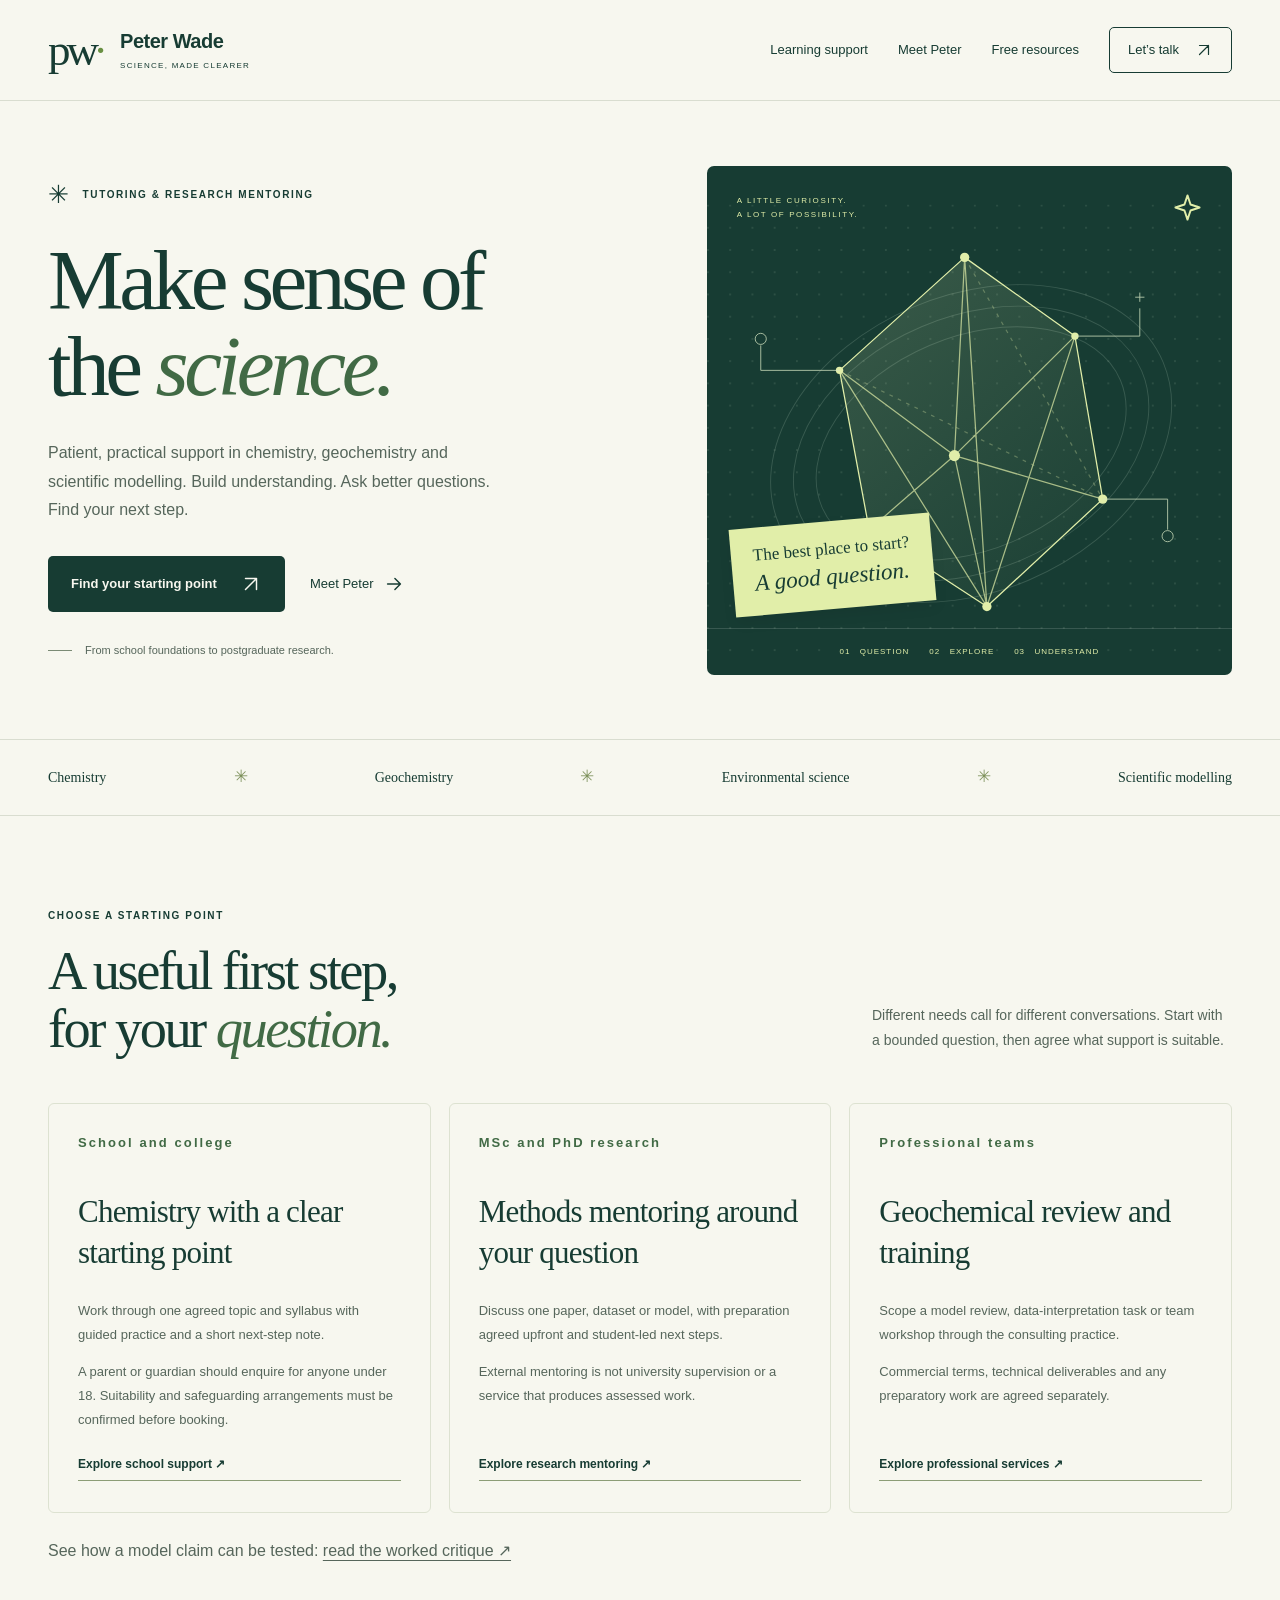
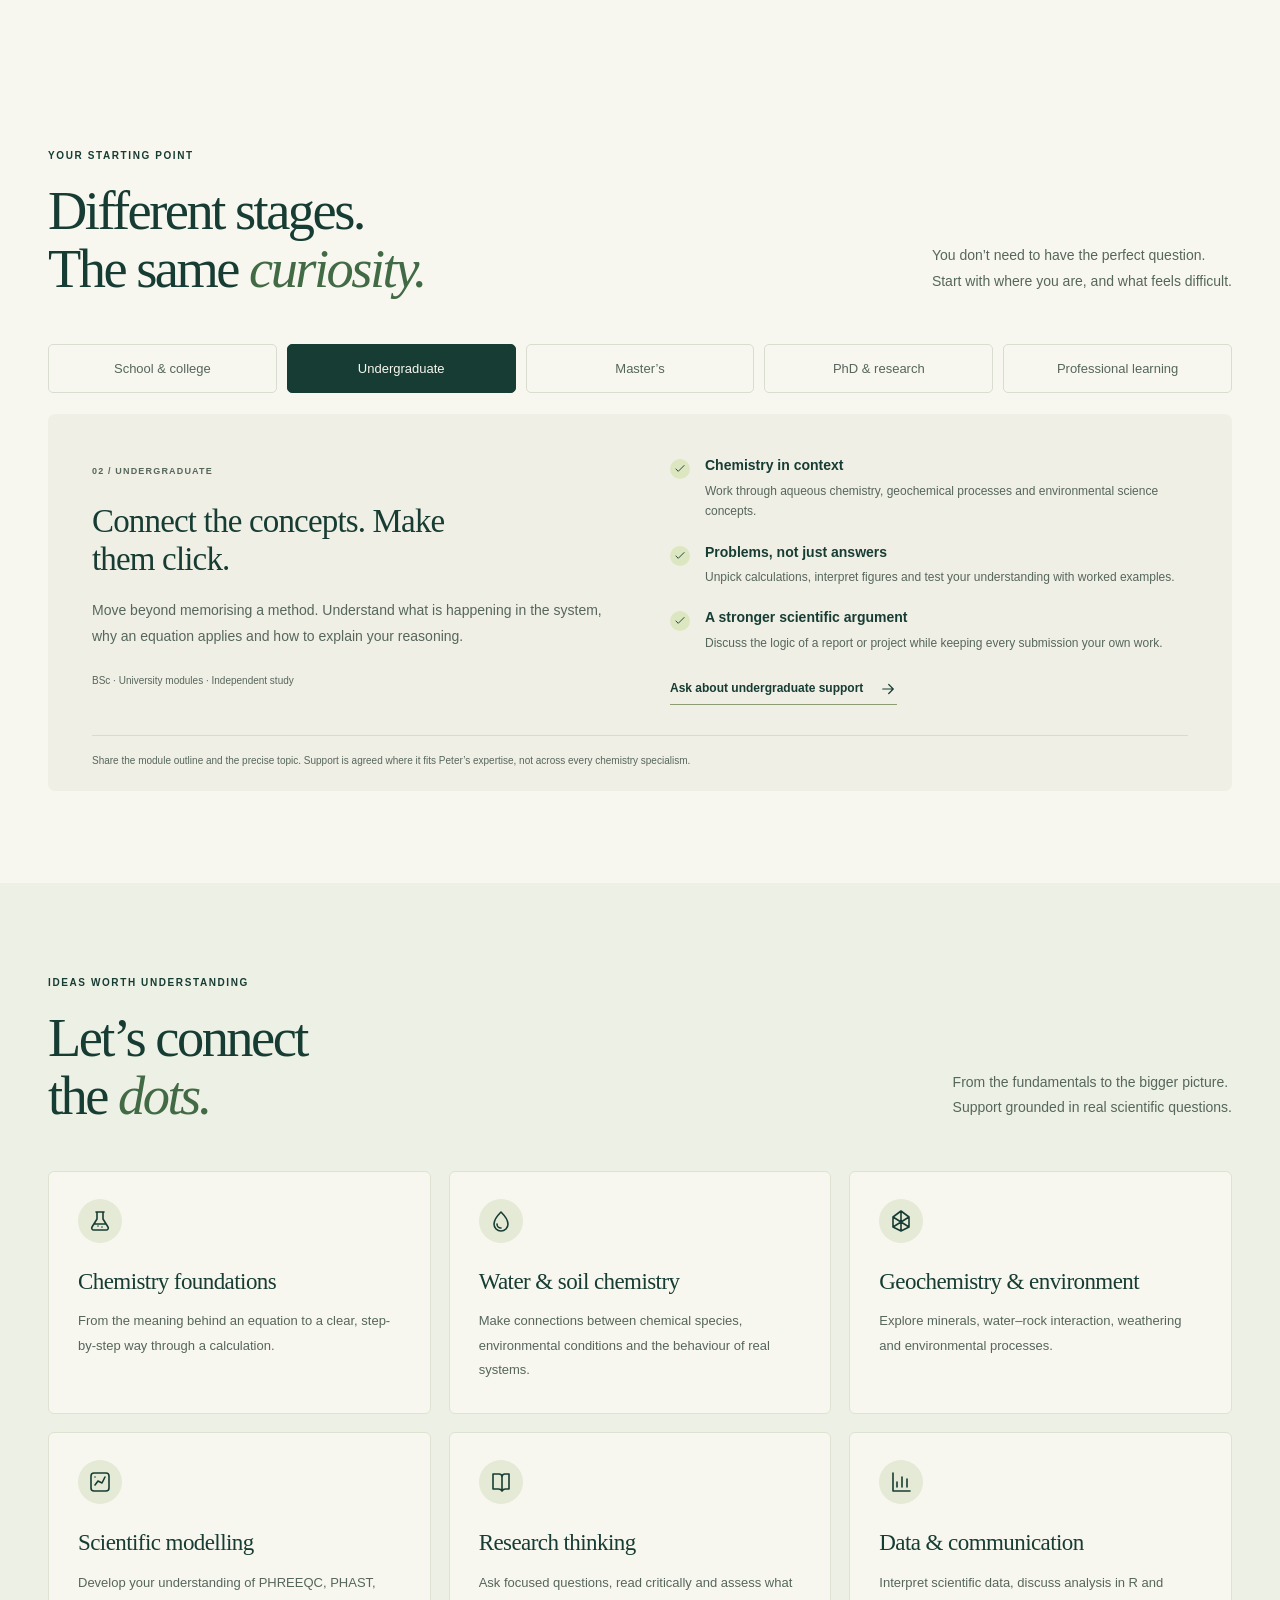
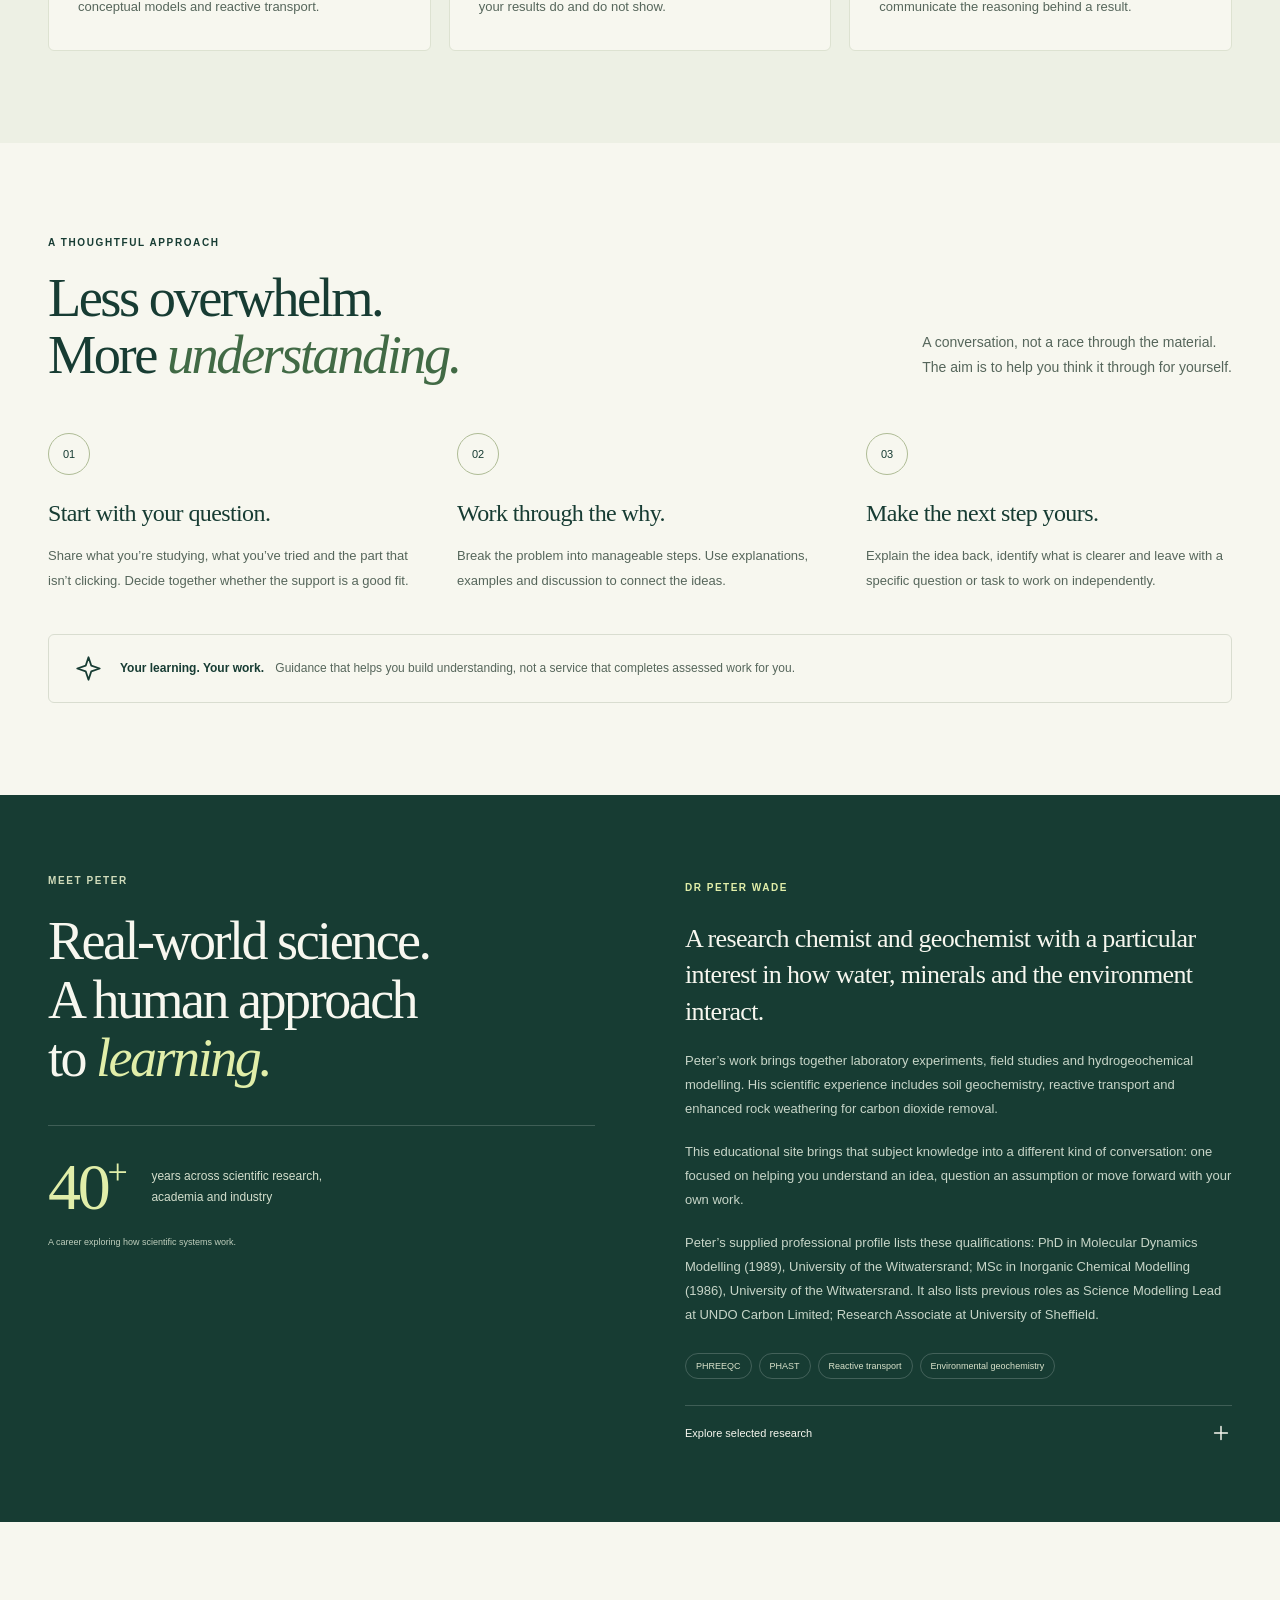
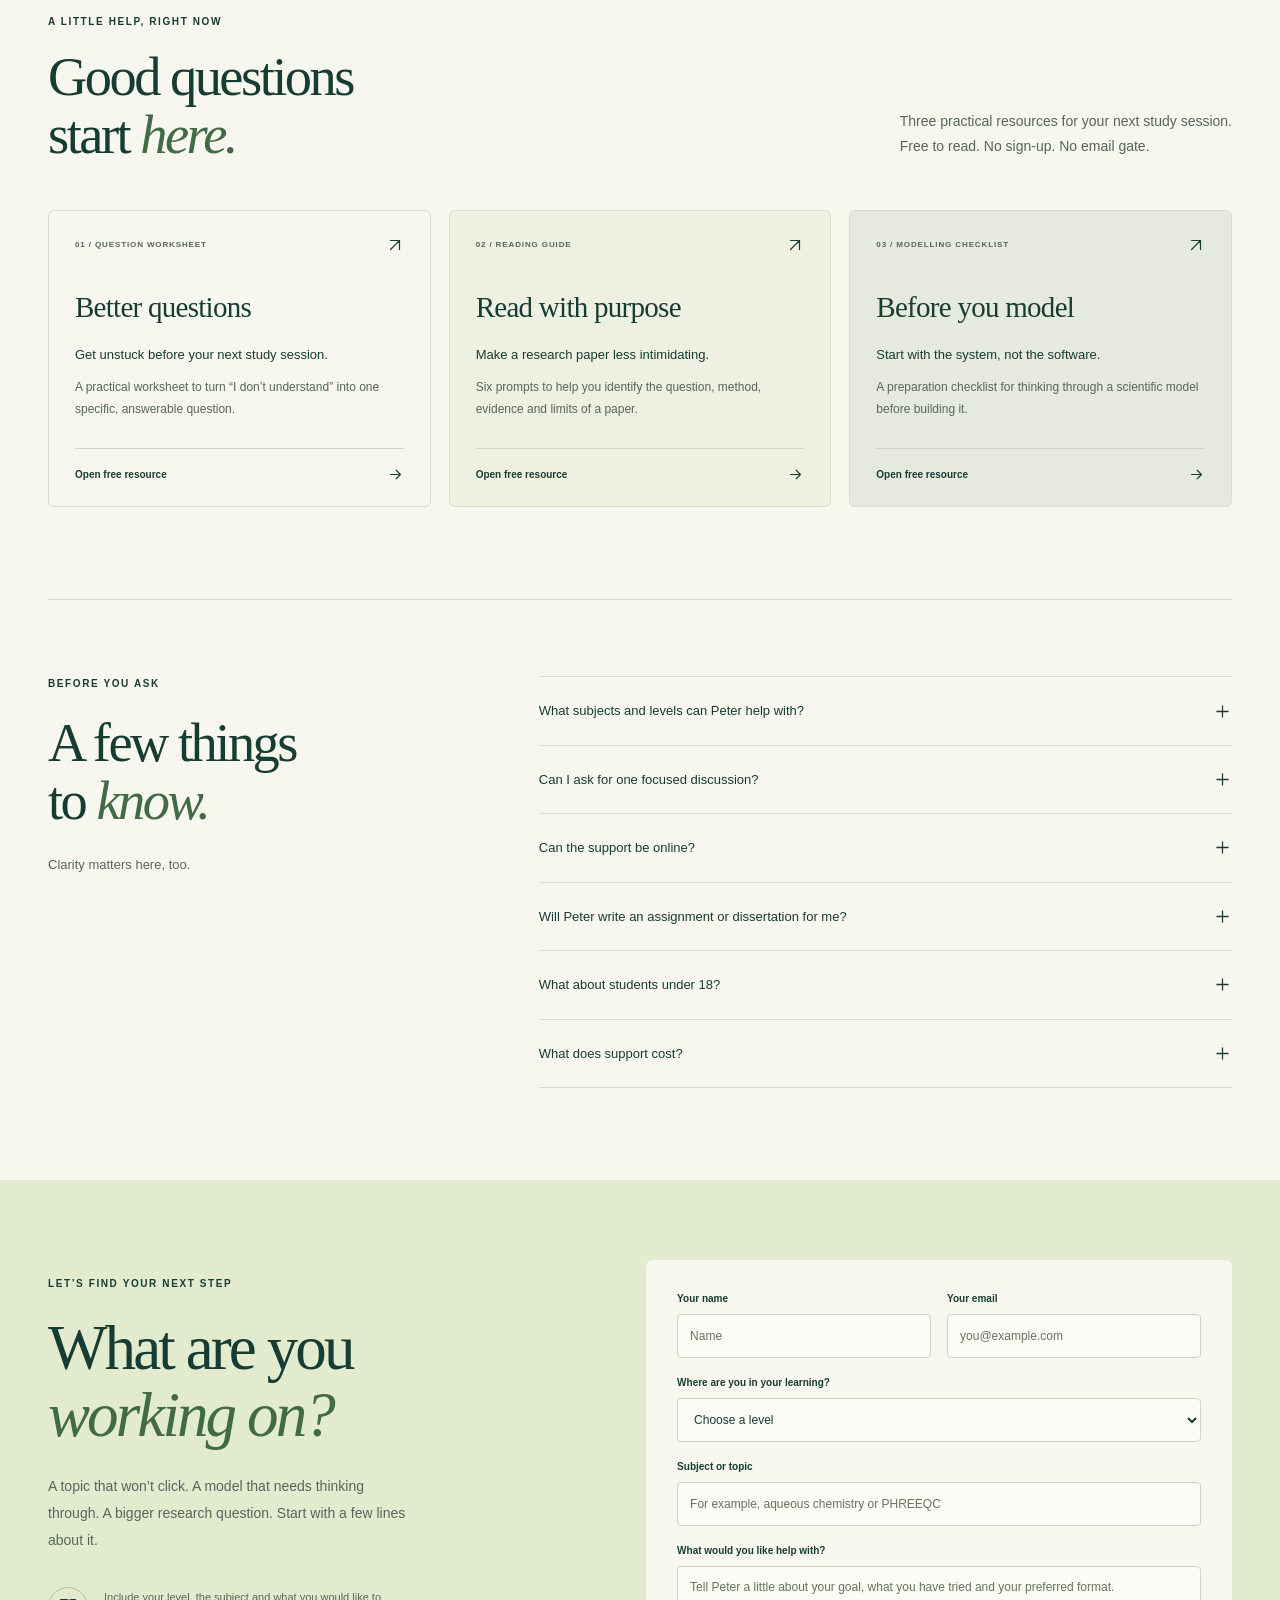
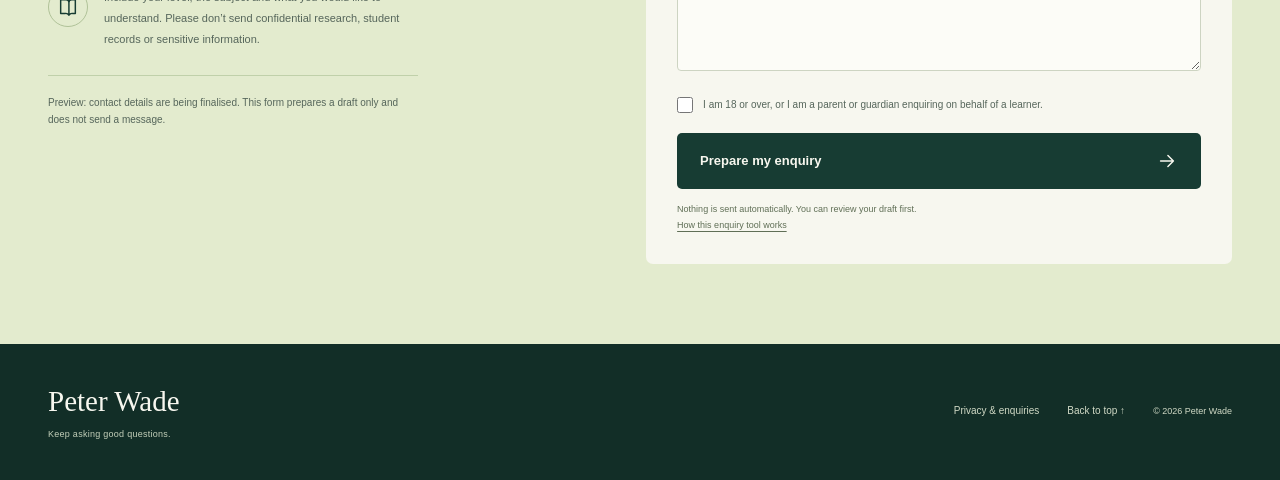
<file: site/index.html>
<!doctype html>
<html lang="en-GB">
<head>
  <meta charset="utf-8">
  <meta http-equiv="Content-Security-Policy" content="default-src 'self'; script-src 'sha256-ZwNT0zxuXyxvvttE9nnhlr5XiwEr0ONOGfSAbPnyP4I=' 'sha256-9YUReUkn5ec75nWRlMYoUnqzE7wlZbbFCIGU+TsDaGM=' https://challenges.cloudflare.com; style-src 'sha256-gqODk80WyM+3K4CtICxsuxY5OXwcwDkdLELFj8MnjO8='; img-src 'self' data:; connect-src 'self' https://peter-wade-enquiries.tppricet.workers.dev https://challenges.cloudflare.com; frame-src https://challenges.cloudflare.com; object-src 'none'; base-uri 'self'; form-action 'self'">
  <meta name="viewport" content="width=device-width, initial-scale=1">
  <meta name="description" content="Educational support with Dr Peter Wade. Explore chemistry, geochemistry, environmental science and scientific modelling, from school foundations to postgraduate research.">
  <meta name="robots" content="index, follow">
  <meta name="theme-color" content="#183c33">
  <meta name="referrer" content="strict-origin-when-cross-origin">
  <meta property="og:type" content="website">
  <meta property="og:site_name" content="Peter Wade | Science, made clearer">
  <meta property="og:title" content="Peter Wade | Science, made clearer">
  <meta property="og:description" content="Chemistry, geochemistry and research support. Build understanding, ask better questions and find your next step.">
  <meta property="og:locale" content="en_GB">
  <meta name="twitter:card" content="summary_large_image">
  <meta name="google-site-verification" content="LrPFGCvr1bE2G_CFH7KlsYKOHyffPpjHawOhC_kO-2U">
  <meta name="msvalidate.01" content="43D4356D1D1B6FF01A775412FC0BB238">
  <link rel="canonical" href="https://dr-peter-wade.github.io/">
  <meta property="og:url" content="https://dr-peter-wade.github.io/">
  <meta property="og:image" content="https://dr-peter-wade.github.io/assets/social-card.png">
  <meta property="og:image:type" content="image/png">
  <meta property="og:image:width" content="1200">
  <meta property="og:image:height" content="630">
  <meta property="og:image:alt" content="Dr Peter Wade, educational support. Make sense of the science.">
  <meta name="twitter:image:alt" content="Dr Peter Wade, educational support. Make sense of the science.">
  <title>Peter Wade | Science, made clearer</title>
  <link rel="icon" href="assets/favicon.svg" type="image/svg+xml"><link rel="apple-touch-icon" href="apple-touch-icon.png"><style>:root{--ink:#173c33;--ink-deep:#122e27;--paper:#f7f7ef;--paper-dark:#efefe5;--accent:#e1eea9;--muted:#56665b;--line:#d9ddd0;--white:#fff;--serif:Georgia,'Times New Roman',serif;--sans:Inter,'Segoe UI',Arial,sans-serif;--radius:20px;--wrap:1200px}
*,*::before,*::after{box-sizing:border-box}html{scroll-behavior:smooth;scroll-padding-top:105px}body{margin:0;background:var(--paper);color:var(--ink);font-family:var(--sans);font-size:16px;line-height:1.65;-webkit-font-smoothing:antialiased}h1,h2,h3,h4,p{margin:0}h1,h2{font-family:var(--serif);font-weight:400;line-height:1.06;letter-spacing:-.046em}h1 em,h2 em{font-weight:400;color:#416a45}h2{font-size:clamp(38px,4.25vw,58px)}h3{line-height:1.3;letter-spacing:-.025em}h4{line-height:1.4}p{color:var(--muted)}a{color:inherit;text-decoration:none}button,input,textarea,select{font:inherit}button,a,input,textarea,select,summary{-webkit-tap-highlight-color:transparent}button{cursor:pointer}button:disabled{cursor:not-allowed}a:focus-visible,button:focus-visible,summary:focus-visible,input:focus-visible,textarea:focus-visible,select:focus-visible{outline:3px solid #6c812b;outline-offset:5px}a:hover{text-decoration:none}a:not(.button):not(.brand):not(.resource-card):not(.footer-brand):hover{color:#507636}img,svg{max-width:100%}img{display:block}fieldset{padding:0;border:0;margin:0;min-width:0}[hidden]{display:none!important}.wrap{width:min(var(--wrap),calc(100% - 96px));margin-inline:auto}.icon{width:22px;height:22px;flex:none;vertical-align:middle}.sr-only{position:absolute;width:1px;height:1px;padding:0;margin:-1px;overflow:hidden;clip:rect(0,0,0,0);white-space:nowrap;border:0}.skip-link{position:fixed;top:-100px;left:15px;z-index:100;background:var(--ink);color:var(--white);padding:12px 20px}.skip-link:focus{top:10px}.site-header{position:sticky;top:0;z-index:20;background:rgba(247,247,239,.97);border-bottom:1px solid var(--line)}.header-inner{display:flex;align-items:center;justify-content:space-between;gap:25px;height:100px}.brand{display:flex;align-items:center;gap:18px;flex-shrink:0}.brand-mark{font-family:var(--serif);font-size:45px;letter-spacing:-.09em;line-height:1}.brand-mark>span{color:#699042}.brand-name{font-size:20px;line-height:1.2;font-weight:600;letter-spacing:-.025em}.brand-name>span{display:block;font-size:8px;font-weight:500;letter-spacing:.16em;margin-top:8px}.primary-nav{display:flex;align-items:center;gap:30px;font-size:13px;font-weight:500}.nav-cta{border:1px solid var(--ink);padding:11px 18px;border-radius:5px;display:flex;gap:16px;align-items:center}.nav-cta .icon{width:18px;height:18px}.menu-toggle{display:none;border:1px solid var(--line);background:none;padding:8px 12px;border-radius:4px;color:var(--ink)}.eyebrow{font-size:10px;line-height:1.5;letter-spacing:.16em;font-weight:650;color:var(--ink);margin-bottom:24px}.hero{display:grid;grid-template-columns:1.13fr 1fr;gap:65px;padding-block:65px 64px;align-items:center}.hero .eyebrow{display:flex;align-items:center;gap:12px;margin-bottom:31px}.tiny-star{font-size:25px;line-height:1;font-weight:400}.hero h1{font-size:clamp(62px,6.65vw,91px);line-height:1.01;letter-spacing:-.052em}.hero-description{font-size:16px;max-width:450px;margin-top:29px;line-height:1.8}.hero-actions{display:flex;align-items:center;flex-wrap:wrap;gap:25px;margin-top:31px}.button{display:inline-flex;align-items:center;justify-content:center;gap:23px;padding:16px 22px;border-radius:5px;border:1px solid transparent;font-size:13px;line-height:1.4;font-weight:600;transition:background .18s,transform .18s;min-height:51px}.button:hover{transform:translateY(-2px)}.primary{color:var(--paper);background:var(--ink)}.primary:hover{background:#295643;color:var(--white)}.secondary{border-color:var(--line);background:transparent;color:var(--ink)}.secondary:hover{background:var(--paper-dark)}.quiet-link{font-size:13px;font-weight:500;display:inline-flex;align-items:center;gap:10px}.hero-footnote{font-size:11px;color:var(--muted);display:flex;gap:13px;align-items:center;margin-top:29px}.small-line{width:24px;height:1px;background:#7b8b75}.science-card{position:relative;background:var(--ink);border-radius:7px;color:var(--accent);height:509px;overflow:hidden}.science-top{position:absolute;top:27px;left:30px;right:30px;display:flex;align-items:center;justify-content:space-between;z-index:1;font-size:8px;line-height:1.7;letter-spacing:.2em}.science-top .icon{width:29px;height:29px}.clarity-art{position:absolute;width:105%;max-width:none;height:455px;object-fit:contain;left:-3%;top:38px}.science-sticker{position:absolute;left:25px;bottom:66px;background:var(--accent);color:var(--ink);padding:17px 22px;transform:rotate(-5deg);font-family:var(--serif);font-size:17px;line-height:1.35;box-shadow:0 6px 14px #0001}.science-sticker strong{font-weight:400;font-style:italic;font-size:23px}.science-bottom{position:absolute;bottom:0;left:0;right:0;height:47px;border-top:1px solid #ffffff24;display:flex;gap:20px;align-items:center;justify-content:center;font-size:8px;letter-spacing:.12em}.topic-strip{border-block:1px solid var(--line)}.topic-list{min-height:75px;display:flex;gap:35px;align-items:center;justify-content:space-between;font-size:14px;font-family:var(--serif);flex-wrap:wrap;padding-block:15px}.topic-list i{font-style:normal;color:#7d915b;font-size:17px}.section{padding-block:92px}.section-heading{display:flex;align-items:flex-end;justify-content:space-between;gap:40px;margin-bottom:45px}.section-heading>.eyebrow{margin-bottom:15px}.section-heading>p{max-width:360px;font-size:14px;line-height:1.8;padding-bottom:5px}.section-heading .eyebrow{margin-bottom:20px}.level-tabs{display:flex;gap:10px;flex-wrap:wrap;margin-bottom:21px}.level-tab{flex:1;white-space:nowrap;padding:13px 18px;background:transparent;border:1px solid var(--line);border-radius:5px;color:var(--muted);font-size:13px;font-weight:500;min-height:49px}.level-tab:hover{border-color:#7b8b75}.level-tab[aria-selected=true]{background:var(--ink);border-color:var(--ink);color:var(--paper)}.level-panel{background:var(--paper-dark);border-radius:7px;padding:42px 44px 22px;display:grid;grid-template-columns:1fr 1fr;gap:30px 60px;margin-top:15px}.section-number{font-size:9px;letter-spacing:.13em;color:var(--muted);font-weight:600}.panel-intro h3{font-family:var(--serif);font-size:33px;font-weight:400;line-height:1.17;margin-top:19px;max-width:360px}.panel-intro>p{font-size:14px;line-height:1.9;margin-top:18px}.level-caption{display:inline-block;font-size:10px;color:var(--muted);margin-top:23px}.support-point{display:flex;align-items:flex-start;gap:15px;margin-bottom:21px}.support-point>.icon{width:20px;height:20px;background:#dce7c2;border-radius:50%;padding:3px;margin-top:3px}.support-point h4{font-size:14px;font-weight:600}.support-point p{font-size:12px;line-height:1.7;margin-top:5px}.text-link{display:inline-flex;align-items:center;gap:16px;font-size:12px;font-weight:600;border-bottom:1px solid #8c9d76;padding-bottom:5px}.text-link>.icon{width:18px;height:18px}.panel-note{grid-column:1/-1;border-top:1px solid #d8dbce;padding-top:16px;font-size:10px;line-height:1.7}.subjects-section{background:#edf0e4}.subject-grid{display:grid;grid-template-columns:repeat(3,1fr);gap:18px}.subject-card{padding:27px 29px 31px;background:var(--paper);border:1px solid #dde2d1;border-radius:6px}.subject-icon{display:inline-grid;place-items:center;background:#e4ead5;border-radius:50%;width:44px;height:44px;margin-bottom:24px}.subject-icon .icon{width:24px;height:24px}.subject-card h3{font-family:var(--serif);font-size:23px;font-weight:400;margin-bottom:13px}.subject-card p{font-size:13px;line-height:1.85}.steps{display:grid;grid-template-columns:repeat(3,1fr);gap:43px;padding-top:3px}.step-number{display:block;width:42px;height:42px;border:1px solid #afbc96;border-radius:50%;text-align:center;line-height:41px;font-size:11px;margin-bottom:23px}.steps h3{font-family:var(--serif);font-weight:400;font-size:24px;margin-bottom:15px}.steps p{font-size:13px;line-height:1.9}.integrity-note{display:flex;align-items:center;gap:18px;padding:20px 26px;border:1px solid var(--line);border-radius:6px;margin-top:41px}.integrity-note>.icon{width:27px;height:27px}.integrity-note p{font-size:12px}.integrity-note strong{color:var(--ink);font-weight:600;margin-right:8px}.about-section{background:var(--ink);padding-block:78px;color:var(--paper)}.about-grid{display:grid;grid-template-columns:1fr 1fr;gap:90px}.about-section .eyebrow{color:#d1dcbb}.about-section h2{font-size:54px;line-height:1.08}.about-section h2 em{color:var(--accent)}.experience{display:flex;align-items:center;gap:27px;border-top:1px solid #ffffff2c;margin-top:38px;padding-top:28px}.experience>span{font-size:66px;font-family:var(--serif);line-height:1;color:var(--accent);letter-spacing:-.05em}.experience>span>span{font-size:36px;vertical-align:top}.experience p{color:#d3decc;font-size:12px;line-height:1.8}.experience-note{font-size:9px!important;line-height:1.6;color:#bfcebd!important;margin-top:15px}.name-label{font-size:10px;letter-spacing:.15em;color:var(--accent);font-weight:600}.about-copy>p{color:#c7d5c8;font-size:13px;line-height:1.85;margin-top:19px}.about-copy .large-copy{font-family:var(--serif);font-size:26px;line-height:1.4;color:var(--paper);letter-spacing:-.025em;margin-top:21px}.about-tags{display:flex;gap:7px;flex-wrap:wrap;margin-top:25px}.about-tags span{padding:5px 10px;border:1px solid #ffffff30;border-radius:30px;font-size:9px;color:#d8e1ca}.research-links{border-top:1px solid #ffffff2c;margin-top:26px;padding-top:16px}.research-links summary{display:flex;align-items:center;justify-content:space-between;cursor:pointer;font-size:11px;list-style:none}.research-links a{display:block;color:var(--accent);font-size:11px;margin-top:17px;line-height:1.6;text-decoration:underline;text-underline-offset:4px}.research-links p{color:#c7d5c8;font-size:10px;line-height:1.7;margin-top:16px}.resource-grid{display:grid;grid-template-columns:repeat(3,1fr);gap:18px}.resource-card{display:flex;flex-direction:column;border:1px solid var(--line);border-radius:6px;padding:25px 26px 23px;transition:transform .2s,background .2s}.resource-card:nth-child(2){background:#eef0e1}.resource-card:nth-child(3){background:#e6eadc}.resource-card:hover{background:#e5eccd;transform:translateY(-5px)}.resource-top{display:flex;justify-content:space-between;gap:10px;align-items:center;margin-bottom:35px}.resource-top>span{font-size:8px;letter-spacing:.11em;color:var(--muted);font-weight:600}.resource-top>.icon{width:18px;height:18px}.resource-card h3{font-size:29px;font-family:var(--serif);font-weight:400;margin-bottom:19px}.resource-card h4{font-size:13px;font-weight:500;line-height:1.6;margin-bottom:11px}.resource-card p{font-size:12px;line-height:1.8;margin-bottom:28px}.resource-bottom{display:flex;align-items:center;justify-content:space-between;gap:10px;border-top:1px solid #cfd5c4;padding-top:17px;font-size:10px;font-weight:600;margin-top:auto}.resource-bottom>.icon{width:17px;height:17px}.faq-section{border-top:1px solid var(--line);display:grid;grid-template-columns:.85fr 1.4fr;gap:70px;padding-top:76px}.faq-section>div>p:not(.eyebrow){font-size:13px;margin-top:23px}.faq-list details{border-bottom:1px solid var(--line)}.faq-list details:first-child{border-top:1px solid var(--line)}.faq-list summary{list-style:none;cursor:pointer;display:flex;align-items:center;justify-content:space-between;gap:25px;font-size:13px;font-weight:500;padding:23px 0;min-height:64px}.faq-list summary>.icon{width:19px;height:19px}summary::-webkit-details-marker{display:none}details[open]>summary>.icon{transform:rotate(45deg)}.faq-list details>p{padding:0 36px 23px 0;font-size:12px;line-height:1.9}.contact-section{background:#e3ebce;padding-block:80px}.contact-grid{display:grid;grid-template-columns:1fr 1.12fr;gap:75px}.contact-copy{padding-top:16px}.contact-copy h2{font-size:63px}.contact-copy>p:not(.eyebrow){margin-top:25px;max-width:370px;font-size:14px;line-height:1.9}.contact-note{display:flex;gap:16px;margin-top:34px;max-width:360px}.contact-note>span{width:40px;height:40px;flex:none;display:grid;place-items:center;border:1px solid #b0c298;border-radius:50%}.contact-note p{font-size:11px;line-height:1.9}.contact-copy .contact-status{border-top:1px solid #c0d0aa;padding-top:18px;font-size:10px!important;line-height:1.7!important}.direct-email{font-size:14px;display:inline-block;margin-top:15px;overflow-wrap:anywhere;text-decoration:underline}.contact-form-card{background:var(--paper);border-radius:7px;padding:31px}.form-row{display:grid;grid-template-columns:1fr 1fr;gap:16px}.field{margin-bottom:17px}.field label{display:block;font-size:10px;line-height:1.6;font-weight:600;margin-bottom:7px}.field input,.field select,.field textarea,.draft-panel textarea{width:100%;border:1px solid #cdd4c2;border-radius:4px;background:#fcfcf7;color:var(--ink);padding:11px 12px;font-size:12px;line-height:1.5;min-height:44px}.field select{padding-right:25px}.field textarea{resize:vertical;min-height:105px}input::placeholder,textarea::placeholder{color:#65745e;opacity:1}.checkbox-label{display:flex;align-items:flex-start;gap:10px;font-size:10px;line-height:1.7;margin-block:3px 20px;color:var(--muted)}.checkbox-label input{accent-color:var(--ink);width:16px;height:16px;flex:none;margin:1px 0 0}.form-submit{width:100%;justify-content:space-between}.form-footnote{font-size:9px;line-height:1.7;margin-top:13px;color:#606f56}.form-footnote a{text-decoration:underline;text-underline-offset:3px}.draft-panel{margin-top:25px;padding-top:24px;border-top:1px solid var(--line)}.draft-panel h3{font-size:23px;font-family:var(--serif);font-weight:400}.draft-panel p{font-size:11px;margin-top:12px;margin-bottom:13px}.draft-panel textarea{font-size:11px;resize:vertical}.draft-actions{display:flex;flex-wrap:wrap;gap:10px;margin-top:15px}.draft-actions .button{padding:12px 15px;font-size:11px;min-height:44px}.site-footer{background:var(--ink-deep);color:var(--paper);padding-block:40px}.footer-inner{display:flex;align-items:center;justify-content:space-between;gap:25px}.footer-brand{font-family:var(--serif);font-size:29px;line-height:1.2}.footer-brand span{display:block;font-family:var(--sans);font-size:9px;color:#c4d0ba;margin-top:10px;letter-spacing:.03em}.footer-links{display:flex;align-items:center;gap:28px;font-size:10px;color:#d1dac6}.footer-links small{font-size:9px}.notice{padding:18px;border:1px solid #b6c48e;border-radius:6px;margin-block:18px;font-size:13px;line-height:1.7}.article-header{padding-block:32px;position:static}.article-header .header-inner{height:auto}.back-link{font-size:12px;text-decoration:underline;text-underline-offset:4px}.article-main{width:min(790px,calc(100% - 64px));margin:65px auto 85px}.article-main h1{font-size:clamp(45px,6vw,68px);margin-bottom:25px}.article-lead{font-size:18px;line-height:1.7;margin-bottom:28px}.article-main h2{font-size:30px;margin-top:34px;margin-bottom:17px;letter-spacing:-.025em}.article-main h3{font-size:19px;margin-block:24px 11px}.article-main p,.article-main li{font-size:14px;line-height:1.85;margin-bottom:15px}.article-main ol,.article-main ul{padding-left:23px}.article-main li{padding-left:6px}.article-main a:not(.button){text-decoration:underline;text-underline-offset:4px}.article-main .eyebrow{font-size:10px}.article-actions{display:flex;flex-wrap:wrap;gap:14px;margin-bottom:35px}.worksheet-step{border-top:1px solid var(--line);padding-top:22px;margin-top:28px}.worksheet-step h2{margin-top:0}.writing-line{height:38px;border-bottom:1px solid #c5cfb9;margin-bottom:12px}.example-block{background:var(--paper-dark);padding:22px 25px;border-radius:6px;margin:25px 0}.example-block p:last-child{margin-bottom:0}.article-end{border-top:1px solid var(--line);margin-top:40px;padding-top:22px}.resource-footer{font-size:11px!important;color:var(--muted)}.footer-simple{background:var(--ink);color:var(--paper);padding:25px;text-align:center;font-size:12px}
@media(min-width:1450px){.hero h1{font-size:96px}.hero{gap:70px}.science-card{height:535px}.clarity-art{height:480px}}
@media(max-width:1100px){.wrap{width:calc(100% - 64px)}.primary-nav{gap:20px}.brand-name{font-size:18px}.hero{gap:35px;padding-block:50px}.hero h1{font-size:76px}.science-card{height:485px}.clarity-art{height:430px}.hero-actions{gap:17px}.hero-actions .button{padding:15px 17px;font-size:12px;gap:13px}.hero-description{font-size:14px}.topic-list{gap:15px;font-size:13px}.level-panel{padding:33px 32px 20px;gap:25px 35px}.about-grid{gap:50px}.contact-grid{gap:45px}.contact-copy h2{font-size:55px}.subject-card{padding:24px}.section{padding-block:75px}}
@media(max-width:900px){.header-inner{height:84px}.brand{gap:13px}.brand-name>span{font-size:7px}.primary-nav{gap:16px;font-size:11px}.nav-cta{padding:9px 12px;gap:8px}.hero{gap:30px}.hero h1{font-size:63px}.hero .eyebrow{font-size:8px;letter-spacing:.11em;gap:9px}.science-card{height:438px}.clarity-art{height:390px;top:26px}.science-sticker{font-size:14px;padding:14px 17px}.science-sticker strong{font-size:20px}.science-bottom{font-size:6px;gap:14px}.hero-actions{gap:17px;align-items:flex-start;flex-direction:column}.hero-footnote{font-size:9px;line-height:1.8}.section-heading>p{max-width:300px;font-size:12px}.level-tabs{gap:7px}.level-tab{padding-inline:11px;font-size:11px}.panel-intro h3{font-size:28px}.subject-card h3{font-size:21px}.subject-card p{font-size:12px}.about-section h2{font-size:45px}.about-copy .large-copy{font-size:23px}.experience{gap:18px}.experience>span{font-size:58px}.experience p{font-size:10px}.resource-card{padding:24px 20px}.resource-card h3{font-size:25px}.resource-top>span{font-size:7px}.faq-section{gap:40px}.contact-grid{gap:30px}.contact-form-card{padding:24px}.form-row{grid-template-columns:1fr;gap:0}.contact-copy h2{font-size:49px}}
@media(max-width:720px){html{scroll-padding-top:90px}.wrap{width:calc(100% - 40px)}.header-inner{height:78px}.brand-name{font-size:18px}.brand-mark{font-size:38px}.brand-name>span{font-size:7px;margin-top:6px}.menu-toggle{display:inline-flex;align-items:center;gap:12px;font-size:11px;min-height:40px}.primary-nav{display:none;position:absolute;top:78px;left:0;right:0;padding:15px 20px 22px;background:var(--paper);border-bottom:1px solid var(--line);box-shadow:0 10px 20px #1232;flex-direction:column;align-items:stretch;gap:0;font-size:14px}.primary-nav.open{display:flex}.primary-nav>a{padding:12px 10px}.primary-nav .nav-cta{margin-top:9px;justify-content:space-between}.hero{grid-template-columns:1fr;gap:34px;padding-block:42px 32px}.hero h1{font-size:clamp(56px,12vw,79px);line-height:1.02}.hero .eyebrow{font-size:8px;letter-spacing:.12em;margin-bottom:23px}.hero-description{font-size:14px;line-height:1.85;max-width:490px;margin-top:23px}.hero-actions{flex-direction:row;align-items:center;gap:23px;margin-top:24px}.hero-actions .button{font-size:12px;padding:15px 17px;gap:12px}.quiet-link{font-size:12px}.hero-footnote{font-size:10px;margin-top:23px}.science-card{height:380px;max-width:580px}.science-top{left:23px;right:23px;top:20px;font-size:7px}.clarity-art{height:344px;top:4px;left:0;width:100%}.science-sticker{bottom:66px;left:21px}.science-bottom{font-size:7px;height:44px;gap:30px}.topic-list{justify-content:center;gap:6px 19px;min-height:70px;font-size:11px;padding-block:15px}.topic-list i{font-size:11px}.topic-list i:nth-of-type(2){display:none}.section{padding-block:56px}.section-heading{display:block;margin-bottom:30px}.section-heading h2{font-size:43px}.section-heading .eyebrow{margin-bottom:17px}.section-heading>p{margin-top:22px;font-size:13px;max-width:500px}.section-heading>p br{display:none}.level-tabs{gap:7px}.level-tab{flex:1 1 auto;padding:11px 14px;font-size:11px;min-height:45px}.level-panel{grid-template-columns:1fr;padding:26px 23px 18px;gap:29px;margin-top:12px}.panel-intro h3{font-size:30px;margin-top:15px;max-width:100%}.panel-intro>p{font-size:13px;margin-top:16px}.level-caption{font-size:9px;margin-top:18px}.support-point{gap:12px;margin-bottom:20px}.support-point h4{font-size:13px}.support-point p{font-size:12px}.panel-note{font-size:10px;line-height:1.8;padding-top:18px}.subject-grid{grid-template-columns:1fr 1fr;gap:12px}.subject-card{padding:23px 18px}.subject-icon{width:37px;height:37px;margin-bottom:18px}.subject-icon .icon{width:21px;height:21px}.subject-card h3{font-size:22px}.subject-card p{font-size:12px;line-height:1.8}.steps{grid-template-columns:1fr;gap:27px}.steps article{position:relative;padding-left:61px;min-height:70px}.step-number{position:absolute;left:0;top:3px;width:36px;height:36px;line-height:35px;font-size:10px}.steps h3{font-size:24px;margin-bottom:9px}.steps p{font-size:12px;line-height:1.9}.integrity-note{align-items:flex-start;padding:19px 18px;margin-top:28px;gap:15px}.integrity-note p{font-size:11px;line-height:1.85}.integrity-note strong{display:block;margin-bottom:5px}.about-section{padding-block:54px}.about-grid{grid-template-columns:1fr;gap:37px}.about-section h2{font-size:44px}.experience{margin-top:29px;padding-top:22px;gap:25px}.experience>span{font-size:63px}.experience p{font-size:12px}.about-copy .large-copy{font-size:27px;line-height:1.4}.about-copy>p{font-size:13px}.about-tags span{font-size:10px}.research-links summary{font-size:12px}.research-links a{font-size:12px}.research-links p{font-size:10px}.resource-grid{grid-template-columns:1fr;gap:14px}.resource-card{padding:25px}.resource-top{margin-bottom:22px}.resource-top>span{font-size:9px}.resource-card h3{font-size:32px;margin-bottom:14px}.resource-card h4{font-size:14px}.resource-card p{font-size:13px;margin-bottom:23px}.resource-bottom{font-size:11px}.faq-section{grid-template-columns:1fr;gap:29px}.faq-list summary{font-size:13px;padding-block:21px}.faq-list details>p{font-size:12px}.contact-section{padding-block:52px}.contact-grid{grid-template-columns:1fr;gap:29px}.contact-copy{padding-top:0}.contact-copy h2{font-size:52px}.contact-copy>p:not(.eyebrow){max-width:100%;font-size:13px}.contact-note{max-width:100%;margin-top:24px}.contact-note p{font-size:11px}.contact-form-card{padding:24px 21px}.form-row{grid-template-columns:1fr 1fr;gap:12px}.field label{font-size:10px}.field input,.field select,.field textarea,.draft-panel textarea{font-size:16px;padding:10px}.field input::placeholder,.field textarea::placeholder{font-size:12px}.field select{font-size:13px;min-height:46px}.checkbox-label{font-size:11px}.form-footnote{font-size:10px}.footer-inner{align-items:flex-start;flex-direction:column;gap:27px}.footer-links{flex-wrap:wrap;gap:20px;font-size:10px}.footer-links small{font-size:9px}.site-footer{padding-block:32px}.article-header{padding-block:23px}.article-header .header-inner{height:auto}.article-main{width:calc(100% - 40px);margin-block:40px 55px}.article-main h1{font-size:48px}.article-main .article-lead{font-size:17px}.article-main p,.article-main li{font-size:14px}.article-main h2{font-size:27px}.article-actions{gap:10px}.article-actions .button{font-size:11px;padding:12px 16px}.back-link{font-size:11px}.article-header .brand-name>span{display:none}}
@media(max-width:380px){.wrap{width:calc(100% - 32px)}.hero h1{font-size:55px}.hero-actions{gap:17px}.hero-actions .button{font-size:11px;padding:14px 12px;gap:8px}.quiet-link{font-size:11px;gap:6px}.subject-grid{grid-template-columns:1fr}.form-row{grid-template-columns:1fr;gap:0}.science-bottom{gap:17px}.topic-list{gap:6px 10px}.level-tab{padding-inline:10px}.section-heading h2{font-size:39px}}
@media(prefers-reduced-motion:reduce){html{scroll-behavior:auto}*,*::before,*::after{transition:none!important;animation:none!important}.button:hover,.resource-card:hover{transform:none}}
@media print{body{background:white;color:black;font-size:11pt}.site-header,.site-footer,.footer-simple,.article-actions,.article-end,.back-link,.no-print{display:none!important}.article-main{width:100%;max-width:none;margin:0}.article-main h1{font-size:30pt}.article-main h2{font-size:16pt;break-after:avoid}.article-main h3{font-size:13pt}.article-main p,.article-main li{font-size:10pt;line-height:1.5;color:#222}.article-main a{color:black}.worksheet-step{break-inside:avoid;margin-top:17px;padding-top:13px}.writing-line{height:24px}.example-block{background:#f4f4f4;padding:15px}.article-lead{margin-bottom:15px}.resource-footer{margin-top:20px}.article-main .eyebrow{font-size:8pt}body:has(.hero)::before{content:attr(data-print-title);display:block;padding:20px;font-size:20pt}.hero,.section,.contact-section,.about-section{break-inside:avoid}.science-card,.level-tabs,.contact-form-card{display:none}.level-panel[hidden]{display:grid!important}.hero,.about-grid,.contact-grid,.faq-section{display:block}.wrap{width:95%}.section{padding-block:20px}.about-section,.contact-section{background:white;color:black}.about-copy>p,.about-copy .large-copy,.about-section .eyebrow{color:black}}
.offer-paths .subject-grid{align-items:stretch}.offer-card{display:flex;flex-direction:column;gap:13px}.offer-card .eyebrow{color:#416a45}.offer-card h3{font-family:var(--serif);font-size:clamp(23px,2.5vw,31px);font-weight:400}.offer-card .offer-boundary{font-size:13px}.offer-card .text-link{margin-top:auto;padding-top:10px}.offer-example{margin-top:25px}.offer-example a{text-decoration:underline;text-underline-offset:4px}@media(max-width:720px){.offer-paths .subject-grid{grid-template-columns:1fr}}</style>
  <script type="application/ld+json">{"@context":"https://schema.org","@graph":[{"@type":"WebSite","@id":"https://dr-peter-wade.github.io/#website","url":"https://dr-peter-wade.github.io/","name":"Peter Wade | Science, made clearer","inLanguage":"en-GB","publisher":{"@id":"https://www.geochemical.consulting/peter-wade#person"}},{"@type":"Person","@id":"https://www.geochemical.consulting/peter-wade#person","name":"Peter Wade","honorificPrefix":"Dr","givenName":"Peter","familyName":"Wade","jobTitle":"Geochemist and hydrogeochemical modeller","url":"https://www.geochemical.consulting/peter-wade","email":"peterwade.za@gmail.com","knowsAbout":["Hydrogeochemistry","Reactive transport","Enhanced rock weathering","Environmental geochemistry","PHREEQC","PHAST"],"worksFor":{"@id":"https://www.geochemical.consulting/#practice"},"alumniOf":[{"@type":"CollegeOrUniversity","name":"University of the Witwatersrand"},{"@type":"OrganizationRole","roleName":"Science Modelling Lead","startDate":"2022-02","endDate":"2026-09","alumniOf":{"@type":"Organization","name":"UNDO Carbon Limited"}},{"@type":"OrganizationRole","roleName":"Research Associate","startDate":"2017-02","endDate":"2022-01","alumniOf":{"@type":"Organization","name":"University of Sheffield"}}],"hasCredential":[{"@type":"EducationalOccupationalCredential","credentialCategory":"degree","name":"PhD in Molecular Dynamics Modelling","dateCreated":"1989","recognizedBy":{"@type":"CollegeOrUniversity","name":"University of the Witwatersrand"}},{"@type":"EducationalOccupationalCredential","credentialCategory":"degree","name":"MSc in Inorganic Chemical Modelling","dateCreated":"1986","recognizedBy":{"@type":"CollegeOrUniversity","name":"University of the Witwatersrand"}}],"sameAs":["https://www.linkedin.com/in/peter-w-wade","https://orcid.org/0000-0002-6197-7769","https://dr-peter-wade.github.io/"],"makesOffer":[{"@type":"Offer","itemOffered":{"@type":"Service","name":"Chemistry with a clear starting point","description":"Work through one agreed topic and syllabus with guided practice and a short next-step note.","url":"https://dr-peter-wade.github.io/#support","provider":{"@id":"https://www.geochemical.consulting/peter-wade#person"},"audience":{"@type":"Audience","audienceType":"School and college"}}},{"@type":"Offer","itemOffered":{"@type":"Service","name":"Methods mentoring around your question","description":"Discuss one paper, dataset or model, with preparation agreed upfront and student-led next steps.","url":"https://dr-peter-wade.github.io/#support","provider":{"@id":"https://www.geochemical.consulting/peter-wade#person"},"audience":{"@type":"Audience","audienceType":"MSc and PhD research"}}},{"@type":"Offer","itemOffered":{"@type":"Service","name":"Geochemical review and training","description":"Scope a model review, data-interpretation task or team workshop through the consulting practice.","url":"https://www.geochemical.consulting/training-mentoring","provider":{"@id":"https://www.geochemical.consulting/peter-wade#person"},"audience":{"@type":"Audience","audienceType":"Professional teams"}}}]},{"@type":"Organization","@id":"https://www.geochemical.consulting/#practice","name":"Wade Geochemical Consulting","url":"https://www.geochemical.consulting/","description":"Independent geochemical modelling, interpretation and technical advisory practice.","email":"peterwade.za@gmail.com","founder":{"@id":"https://www.geochemical.consulting/peter-wade#person"},"logo":"https://www.geochemical.consulting/assets/logo.png","image":"https://www.geochemical.consulting/assets/social-card.png","knowsAbout":["Hydrogeochemistry","Reactive transport","Enhanced rock weathering","Environmental geochemistry"]},{"@type":"WebPage","@id":"https://dr-peter-wade.github.io/#webpage","url":"https://dr-peter-wade.github.io/","name":"Peter Wade | Science, made clearer","description":"Educational support with Dr Peter Wade. Explore chemistry, geochemistry, environmental science and scientific modelling, from school foundations to postgraduate research.","isPartOf":{"@id":"https://dr-peter-wade.github.io/#website"},"inLanguage":"en-GB","about":{"@id":"https://www.geochemical.consulting/peter-wade#person"}},{"@type":"FAQPage","@id":"https://dr-peter-wade.github.io/#faq-heading","mainEntity":[{"@type":"Question","name":"What subjects and levels can Peter help with?","acceptedAnswer":{"@type":"Answer","text":"The focus is chemistry, geochemistry, environmental science and scientific modelling. Support can range from selected school and college topics to subject-specific university and postgraduate research questions. Please share your course outline and topic so suitability can be checked."}},{"@type":"Question","name":"Can I ask for one focused discussion?","acceptedAnswer":{"@type":"Answer","text":"Yes. Your enquiry can be about a single concept, a difficult paper, a modelling question or a longer-term learning goal. The scope, format, fees and availability are agreed before any session; an enquiry is not a booking."}},{"@type":"Question","name":"Can the support be online?","acceptedAnswer":{"@type":"Answer","text":"Include your preferred format and time zone in your enquiry. Online or in-person arrangements, any software requirements and availability will be confirmed individually. No location-specific teaching service is promised on this website."}},{"@type":"Question","name":"Will Peter write an assignment or dissertation for me?","acceptedAnswer":{"@type":"Answer","text":"No. The purpose is to help you understand the science, evaluate your approach and develop your own work. Support does not include completing assessed assignments, writing dissertations, fabricating data or taking examinations. Follow your institution’s rules on external assistance."}},{"@type":"Question","name":"What about students under 18?","acceptedAnswer":{"@type":"Answer","text":"A parent or guardian should make the initial enquiry and take part in agreeing any arrangements. School subject coverage and safeguarding arrangements must be confirmed before teaching begins. This website does not claim qualified-teacher status or a verified DBS check."}},{"@type":"Question","name":"What does support cost?","acceptedAnswer":{"@type":"Answer","text":"There are no published rates at this stage. Please describe your subject, level and goal. Scope, fees, preparation, cancellation arrangements and any other terms must be agreed in advance. The resources on this website are free to use for personal study."}}],"isPartOf":{"@id":"https://dr-peter-wade.github.io/#webpage"},"inLanguage":"en-GB"}]}</script>
</head>
<body id="top" data-print-title="Peter Wade | Science, made clearer"><a class="skip-link" href="#main">Skip to content</a>
<header class="site-header">
  <div class="wrap header-inner">
    <a class="brand" href="index.html"><span class="brand-mark" aria-hidden="true">pw<span>·</span></span><span class="brand-name">Peter Wade <span>SCIENCE, MADE CLEARER</span></span></a>
    <button class="menu-toggle" type="button" aria-controls="primary-nav" aria-expanded="false">Menu <span aria-hidden="true">☰</span></button>
    <nav class="primary-nav" id="primary-nav" aria-label="Main navigation">
      <a href="#support">Learning support</a><a href="#about">Meet Peter</a><a href="#resources">Free resources</a><a class="nav-cta" href="#contact">Let’s talk <svg class="icon" viewBox="0 0 24 24" fill="none" stroke="currentColor" stroke-width="1.6" stroke-linecap="round" stroke-linejoin="round" aria-hidden="true"><path d="M6 18 18 6M6 6h12v12"/></svg></a>
    </nav>
  </div>
</header>
<main id="main">
<section class="hero wrap" aria-labelledby="hero-title">
  <div class="hero-copy"><p class="eyebrow"><span class="tiny-star">✳</span> TUTORING &amp; RESEARCH MENTORING</p><h1 id="hero-title">Make sense of<br>the <em>science.</em></h1><p class="hero-description">Patient, practical support in chemistry, geochemistry and scientific modelling. Build understanding. Ask better questions. Find your next step.</p><div class="hero-actions"><a class="button primary" href="#support">Find your starting point <svg class="icon" viewBox="0 0 24 24" fill="none" stroke="currentColor" stroke-width="1.6" stroke-linecap="round" stroke-linejoin="round" aria-hidden="true"><path d="M6 18 18 6M6 6h12v12"/></svg></a><a class="quiet-link" href="#about">Meet Peter <svg class="icon" viewBox="0 0 24 24" fill="none" stroke="currentColor" stroke-width="1.6" stroke-linecap="round" stroke-linejoin="round" aria-hidden="true"><path d="M5 12h14M13 6l6 6-6 6"/></svg></a></div><div class="hero-footnote"><span class="small-line"></span> From school foundations to postgraduate research.</div></div>
  <div class="science-card" role="group" aria-label="Learning starts with a question"><div class="science-top"><span>A LITTLE CURIOSITY.<br>A LOT OF POSSIBILITY.</span><svg class="icon" viewBox="0 0 24 24" fill="none" stroke="currentColor" stroke-width="1.6" stroke-linecap="round" stroke-linejoin="round" aria-hidden="true"><path d="m12 2 2.5 7.5L22 12l-7.5 2.5L12 22l-2.5-7.5L2 12l7.5-2.5L12 2Z"/></svg></div><img class="clarity-art" src="[data-uri]" width="560" height="490" alt=""><div class="science-sticker">The best place to start?<br><strong>A good question.</strong></div><div class="science-bottom"><span>01 &nbsp; QUESTION</span><span>02 &nbsp; EXPLORE</span><span>03 &nbsp; UNDERSTAND</span></div></div>
</section>
<div class="topic-strip"><div class="wrap topic-list"><span>Chemistry</span><i>✳</i><span>Geochemistry</span><i>✳</i><span>Environmental science</span><i>✳</i><span>Scientific modelling</span></div></div>
<section class="section wrap offer-paths" aria-labelledby="offer-paths-heading">
  <div class="section-heading"><div><p class="eyebrow">CHOOSE A STARTING POINT</p><h2 id="offer-paths-heading">A useful first step,<br>for your <em>question.</em></h2></div><p>Different needs call for different conversations. Start with a bounded question, then agree what support is suitable.</p></div>
  <div class="subject-grid"><article class="subject-card offer-card"><p class="eyebrow">School and college</p><h3>Chemistry with a clear starting point</h3><p>Work through one agreed topic and syllabus with guided practice and a short next-step note.</p><p class="offer-boundary">A parent or guardian should enquire for anyone under 18. Suitability and safeguarding arrangements must be confirmed before booking.</p><a class="text-link" href="#support" data-offer-level="school">Explore school support ↗</a></article><article class="subject-card offer-card"><p class="eyebrow">MSc and PhD research</p><h3>Methods mentoring around your question</h3><p>Discuss one paper, dataset or model, with preparation agreed upfront and student-led next steps.</p><p class="offer-boundary">External mentoring is not university supervision or a service that produces assessed work.</p><a class="text-link" href="#support" data-offer-level="phd">Explore research mentoring ↗</a></article><article class="subject-card offer-card"><p class="eyebrow">Professional teams</p><h3>Geochemical review and training</h3><p>Scope a model review, data-interpretation task or team workshop through the consulting practice.</p><p class="offer-boundary">Commercial terms, technical deliverables and any preparatory work are agreed separately.</p><a class="text-link" href="https://www.geochemical.consulting/training-mentoring" data-offer-level="">Explore professional services ↗</a></article></div><p class="offer-example">See how a model claim can be tested: <a href="resources/model-assumptions-example.html">read the worked critique ↗</a></p>
</section>
<section class="section wrap" id="support" aria-labelledby="support-heading"><div class="section-heading"><div><p class="eyebrow">YOUR STARTING POINT</p><h2 id="support-heading">Different stages.<br>The same <em>curiosity.</em></h2></div><p>You don’t need to have the perfect question.<br>Start with where you are, and what feels difficult.</p></div><div class="level-tabs" role="group" aria-label="Choose your level"><button class="level-tab" type="button" id="tab-school" aria-controls="panel-school" data-level="school">School & college</button><button class="level-tab" type="button" id="tab-undergraduate" aria-controls="panel-undergraduate" data-level="undergraduate">Undergraduate</button><button class="level-tab" type="button" id="tab-masters" aria-controls="panel-masters" data-level="masters">Master’s</button><button class="level-tab" type="button" id="tab-phd" aria-controls="panel-phd" data-level="phd">PhD & research</button><button class="level-tab" type="button" id="tab-professional" aria-controls="panel-professional" data-level="professional">Professional learning</button></div><div class="level-panels"><article class="level-panel" id="panel-school" aria-labelledby="tab-school"><div class="panel-intro"><span class="section-number">01 / SCHOOL & COLLEGE</span><h3>Build the foundations. Find your confidence.</h3><p>Chemistry can feel like a new language. Start with the idea behind the formula, then put it into practice with carefully chosen questions.</p><span class="level-caption">GCSE / IGCSE · Selected A level & IB topics</span></div><div class="panel-detail"><div class="support-point"><svg class="icon" viewBox="0 0 24 24" fill="none" stroke="currentColor" stroke-width="1.6" stroke-linecap="round" stroke-linejoin="round" aria-hidden="true"><path d="m5 12 4 4L19 6"/></svg><div><h4>Understand the essentials</h4><p>Explore chemical quantities, reactions, equilibrium and the reasoning behind calculations.</p></div></div><div class="support-point"><svg class="icon" viewBox="0 0 24 24" fill="none" stroke="currentColor" stroke-width="1.6" stroke-linecap="round" stroke-linejoin="round" aria-hidden="true"><path d="m5 12 4 4L19 6"/></svg><div><h4>Practise with purpose</h4><p>Work through your approach and spot where an explanation or a step is missing.</p></div></div><div class="support-point"><svg class="icon" viewBox="0 0 24 24" fill="none" stroke="currentColor" stroke-width="1.6" stroke-linecap="round" stroke-linejoin="round" aria-hidden="true"><path d="m5 12 4 4L19 6"/></svg><div><h4>Match the syllabus</h4><p>Share your course, exam board and topics so suitability can be checked before agreeing support.</p></div></div><a class="text-link" href="#contact" data-select-level="school">Ask about school & college support <svg class="icon" viewBox="0 0 24 24" fill="none" stroke="currentColor" stroke-width="1.6" stroke-linecap="round" stroke-linejoin="round" aria-hidden="true"><path d="M5 12h14M13 6l6 6-6 6"/></svg></a></div><p class="panel-note">School-level enquiries are subject to topic and syllabus review. A parent or guardian should make the initial enquiry for anyone under 18.</p></article><article class="level-panel" id="panel-undergraduate" aria-labelledby="tab-undergraduate"><div class="panel-intro"><span class="section-number">02 / UNDERGRADUATE</span><h3>Connect the concepts. Make them click.</h3><p>Move beyond memorising a method. Understand what is happening in the system, why an equation applies and how to explain your reasoning.</p><span class="level-caption">BSc · University modules · Independent study</span></div><div class="panel-detail"><div class="support-point"><svg class="icon" viewBox="0 0 24 24" fill="none" stroke="currentColor" stroke-width="1.6" stroke-linecap="round" stroke-linejoin="round" aria-hidden="true"><path d="m5 12 4 4L19 6"/></svg><div><h4>Chemistry in context</h4><p>Work through aqueous chemistry, geochemical processes and environmental science concepts.</p></div></div><div class="support-point"><svg class="icon" viewBox="0 0 24 24" fill="none" stroke="currentColor" stroke-width="1.6" stroke-linecap="round" stroke-linejoin="round" aria-hidden="true"><path d="m5 12 4 4L19 6"/></svg><div><h4>Problems, not just answers</h4><p>Unpick calculations, interpret figures and test your understanding with worked examples.</p></div></div><div class="support-point"><svg class="icon" viewBox="0 0 24 24" fill="none" stroke="currentColor" stroke-width="1.6" stroke-linecap="round" stroke-linejoin="round" aria-hidden="true"><path d="m5 12 4 4L19 6"/></svg><div><h4>A stronger scientific argument</h4><p>Discuss the logic of a report or project while keeping every submission your own work.</p></div></div><a class="text-link" href="#contact" data-select-level="undergraduate">Ask about undergraduate support <svg class="icon" viewBox="0 0 24 24" fill="none" stroke="currentColor" stroke-width="1.6" stroke-linecap="round" stroke-linejoin="round" aria-hidden="true"><path d="M5 12h14M13 6l6 6-6 6"/></svg></a></div><p class="panel-note">Share the module outline and the precise topic. Support is agreed where it fits Peter’s expertise, not across every chemistry specialism.</p></article><article class="level-panel" id="panel-masters" aria-labelledby="tab-masters"><div class="panel-intro"><span class="section-number">03 / MASTER’S</span><h3>Turn complex material into a clear approach.</h3><p>Develop the understanding and judgement needed to connect the literature, your data and the scientific question behind your project.</p><span class="level-caption">MSc · Taught & research projects · Applied science</span></div><div class="panel-detail"><div class="support-point"><svg class="icon" viewBox="0 0 24 24" fill="none" stroke="currentColor" stroke-width="1.6" stroke-linecap="round" stroke-linejoin="round" aria-hidden="true"><path d="m5 12 4 4L19 6"/></svg><div><h4>Applied geochemistry</h4><p>Explore water–rock interaction, soil chemistry, contaminant behaviour and weathering.</p></div></div><div class="support-point"><svg class="icon" viewBox="0 0 24 24" fill="none" stroke="currentColor" stroke-width="1.6" stroke-linecap="round" stroke-linejoin="round" aria-hidden="true"><path d="m5 12 4 4L19 6"/></svg><div><h4>Research and interpretation</h4><p>Clarify the question, compare methods and think critically about what the evidence supports.</p></div></div><div class="support-point"><svg class="icon" viewBox="0 0 24 24" fill="none" stroke="currentColor" stroke-width="1.6" stroke-linecap="round" stroke-linejoin="round" aria-hidden="true"><path d="m5 12 4 4L19 6"/></svg><div><h4>Modelling guidance</h4><p>Discuss PHREEQC, conceptual models, inputs, assumptions and interpretation of outputs.</p></div></div><a class="text-link" href="#contact" data-select-level="masters">Ask about master’s support <svg class="icon" viewBox="0 0 24 24" fill="none" stroke="currentColor" stroke-width="1.6" stroke-linecap="round" stroke-linejoin="round" aria-hidden="true"><path d="M5 12h14M13 6l6 6-6 6"/></svg></a></div><p class="panel-note">Mentoring supports your learning. It does not replace your university supervisor or involve writing assessed work for you.</p></article><article class="level-panel" id="panel-phd" aria-labelledby="tab-phd"><div class="panel-intro"><span class="section-number">04 / PHD & RESEARCH</span><h3>A fresh perspective on the difficult questions.</h3><p>Use a specialist discussion to examine assumptions, challenge an interpretation and identify the next useful step in your research.</p><span class="level-caption">Doctoral research · Early-career researchers</span></div><div class="panel-detail"><div class="support-point"><svg class="icon" viewBox="0 0 24 24" fill="none" stroke="currentColor" stroke-width="1.6" stroke-linecap="round" stroke-linejoin="round" aria-hidden="true"><path d="m5 12 4 4L19 6"/></svg><div><h4>A clearer conceptual model</h4><p>Connect the physical system, chemistry, hypotheses and model boundaries.</p></div></div><div class="support-point"><svg class="icon" viewBox="0 0 24 24" fill="none" stroke="currentColor" stroke-width="1.6" stroke-linecap="round" stroke-linejoin="round" aria-hidden="true"><path d="m5 12 4 4L19 6"/></svg><div><h4>Interrogate the evidence</h4><p>Explore sensitivity, uncertainty, competing explanations and the limits of your conclusions.</p></div></div><div class="support-point"><svg class="icon" viewBox="0 0 24 24" fill="none" stroke="currentColor" stroke-width="1.6" stroke-linecap="round" stroke-linejoin="round" aria-hidden="true"><path d="m5 12 4 4L19 6"/></svg><div><h4>Explain the work</h4><p>Practise discussing your methods and defending scientific choices in a research conversation.</p></div></div><a class="text-link" href="#contact" data-select-level="phd">Ask about phd & research support <svg class="icon" viewBox="0 0 24 24" fill="none" stroke="currentColor" stroke-width="1.6" stroke-linecap="round" stroke-linejoin="round" aria-hidden="true"><path d="M5 12h14M13 6l6 6-6 6"/></svg></a></div><p class="panel-note">Subject-specific mentoring in geochemistry and environmental modelling. No guarantee of research outcomes, publication or examination results.</p></article><article class="level-panel" id="panel-professional" aria-labelledby="tab-professional"><div class="panel-intro"><span class="section-number">05 / PROFESSIONAL LEARNING</span><h3>Build understanding you can use in practice.</h3><p>Explore an unfamiliar method or develop a clearer view of the science behind a project through focused technical learning.</p><span class="level-caption">Scientists · Environmental professionals · Teams</span></div><div class="panel-detail"><div class="support-point"><svg class="icon" viewBox="0 0 24 24" fill="none" stroke="currentColor" stroke-width="1.6" stroke-linecap="round" stroke-linejoin="round" aria-hidden="true"><path d="m5 12 4 4L19 6"/></svg><div><h4>Geochemical tools</h4><p>Discuss PHREEQC and PHAST workflows, model assumptions and output interpretation.</p></div></div><div class="support-point"><svg class="icon" viewBox="0 0 24 24" fill="none" stroke="currentColor" stroke-width="1.6" stroke-linecap="round" stroke-linejoin="round" aria-hidden="true"><path d="m5 12 4 4L19 6"/></svg><div><h4>Environmental systems</h4><p>Explore water, soil, minerals, reactive transport and enhanced rock weathering.</p></div></div><div class="support-point"><svg class="icon" viewBox="0 0 24 24" fill="none" stroke="currentColor" stroke-width="1.6" stroke-linecap="round" stroke-linejoin="round" aria-hidden="true"><path d="m5 12 4 4L19 6"/></svg><div><h4>Learn with a real question</h4><p>Shape a discussion around a problem you are authorised to share, without confidential client material.</p></div></div><a class="text-link" href="#contact" data-select-level="professional">Ask about professional learning support <svg class="icon" viewBox="0 0 24 24" fill="none" stroke="currentColor" stroke-width="1.6" stroke-linecap="round" stroke-linejoin="round" aria-hidden="true"><path d="M5 12h14M13 6l6 6-6 6"/></svg></a></div><p class="panel-note">Training and educational discussion are scoped separately from consultancy deliverables or independent technical sign-off.</p></article></div></section>
<section class="subjects-section section" id="subjects" aria-labelledby="subjects-heading"><div class="wrap"><div class="section-heading"><div><p class="eyebrow">IDEAS WORTH UNDERSTANDING</p><h2 id="subjects-heading">Let’s connect<br>the <em>dots.</em></h2></div><p>From the fundamentals to the bigger picture.<br>Support grounded in real scientific questions.</p></div><div class="subject-grid"><article class="subject-card"><span class="subject-icon"><svg class="icon" viewBox="0 0 24 24" fill="none" stroke="currentColor" stroke-width="1.6" stroke-linecap="round" stroke-linejoin="round" aria-hidden="true"><path d="M8 3h8M9 3v7l-5 8a2 2 0 0 0 2 3h12a2 2 0 0 0 2-3l-5-8V3M7 15h10"/><path d="M10 17h.01M14 18h.01"/></svg></span><h3>Chemistry foundations</h3><p>From the meaning behind an equation to a clear, step-by-step way through a calculation.</p></article><article class="subject-card"><span class="subject-icon"><svg class="icon" viewBox="0 0 24 24" fill="none" stroke="currentColor" stroke-width="1.6" stroke-linecap="round" stroke-linejoin="round" aria-hidden="true"><path d="M12 3s7 7 7 12a7 7 0 0 1-14 0c0-5 7-12 7-12Z"/><path d="M8 15a4 4 0 0 0 4 4"/></svg></span><h3>Water & soil chemistry</h3><p>Make connections between chemical species, environmental conditions and the behaviour of real systems.</p></article><article class="subject-card"><span class="subject-icon"><svg class="icon" viewBox="0 0 24 24" fill="none" stroke="currentColor" stroke-width="1.6" stroke-linecap="round" stroke-linejoin="round" aria-hidden="true"><path d="m12 2 8 6v10l-8 4-8-4V8l8-6Zm0 0v20M4 8l8 5 8-5M4 18l8-5 8 5"/></svg></span><h3>Geochemistry & environment</h3><p>Explore minerals, water–rock interaction, weathering and environmental processes.</p></article><article class="subject-card"><span class="subject-icon"><svg class="icon" viewBox="0 0 24 24" fill="none" stroke="currentColor" stroke-width="1.6" stroke-linecap="round" stroke-linejoin="round" aria-hidden="true"><rect x="3" y="3" width="18" height="18" rx="3"/><path d="m7 15 3-4 4 2 3-6M7 7h.01"/></svg></span><h3>Scientific modelling</h3><p>Develop your understanding of PHREEQC, PHAST, conceptual models and reactive transport.</p></article><article class="subject-card"><span class="subject-icon"><svg class="icon" viewBox="0 0 24 24" fill="none" stroke="currentColor" stroke-width="1.6" stroke-linecap="round" stroke-linejoin="round" aria-hidden="true"><path d="M4 4h6a3 3 0 0 1 3 3v14a4 4 0 0 0-4-2H4V4ZM20 4h-4a3 3 0 0 0-3 3v14a4 4 0 0 1 4-2h3V4Z"/></svg></span><h3>Research thinking</h3><p>Ask focused questions, read critically and assess what your results do and do not show.</p></article><article class="subject-card"><span class="subject-icon"><svg class="icon" viewBox="0 0 24 24" fill="none" stroke="currentColor" stroke-width="1.6" stroke-linecap="round" stroke-linejoin="round" aria-hidden="true"><path d="M4 3v18h17M8 17v-5M13 17V7M18 17v-8"/></svg></span><h3>Data & communication</h3><p>Interpret scientific data, discuss analysis in R and communicate the reasoning behind a result.</p></article></div></div></section>
<section class="section wrap approach-section" id="approach" aria-labelledby="approach-heading"><div class="section-heading"><div><p class="eyebrow">A THOUGHTFUL APPROACH</p><h2 id="approach-heading">Less overwhelm.<br>More <em>understanding.</em></h2></div><p>A conversation, not a race through the material.<br>The aim is to help you think it through for yourself.</p></div><div class="steps"><article><span class="step-number">01</span><h3>Start with your question.</h3><p>Share what you’re studying, what you’ve tried and the part that isn’t clicking. Decide together whether the support is a good fit.</p></article><article><span class="step-number">02</span><h3>Work through the why.</h3><p>Break the problem into manageable steps. Use explanations, examples and discussion to connect the ideas.</p></article><article><span class="step-number">03</span><h3>Make the next step yours.</h3><p>Explain the idea back, identify what is clearer and leave with a specific question or task to work on independently.</p></article></div><div class="integrity-note"><svg class="icon" viewBox="0 0 24 24" fill="none" stroke="currentColor" stroke-width="1.6" stroke-linecap="round" stroke-linejoin="round" aria-hidden="true"><path d="m12 2 2.5 7.5L22 12l-7.5 2.5L12 22l-2.5-7.5L2 12l7.5-2.5L12 2Z"/></svg><p><strong>Your learning. Your work.</strong> Guidance that helps you build understanding, not a service that completes assessed work for you.</p></div></section>
<section class="about-section" id="about" aria-labelledby="about-heading"><div class="wrap about-grid"><div class="about-left"><p class="eyebrow">MEET PETER</p><h2 id="about-heading">Real-world science.<br>A human approach<br>to <em>learning.</em></h2><div class="experience"><span>40<span>+</span></span><p>years across scientific research,<br>academia and industry</p></div><p class="experience-note">A career exploring how scientific systems work.</p></div><div class="about-copy"><span class="name-label">DR PETER WADE</span><p class="large-copy">A research chemist and geochemist with a particular interest in how water, minerals and the environment interact.</p><p>Peter’s work brings together laboratory experiments, field studies and hydrogeochemical modelling. His scientific experience includes soil geochemistry, reactive transport and enhanced rock weathering for carbon dioxide removal.</p><p>This educational site brings that subject knowledge into a different kind of conversation: one focused on helping you understand an idea, question an assumption or move forward with your own work.</p><p>Peter’s supplied professional profile lists these qualifications: PhD in Molecular Dynamics Modelling (1989), University of the Witwatersrand; MSc in Inorganic Chemical Modelling (1986), University of the Witwatersrand. It also lists previous roles as Science Modelling Lead at UNDO Carbon Limited; Research Associate at University of Sheffield.</p><div class="about-tags"><span>PHREEQC</span><span>PHAST</span><span>Reactive transport</span><span>Environmental geochemistry</span></div><details class="research-links"><summary>Explore selected research <svg class="icon" viewBox="0 0 24 24" fill="none" stroke="currentColor" stroke-width="1.6" stroke-linecap="round" stroke-linejoin="round" aria-hidden="true"><path d="M12 5v14M5 12h14"/></svg></summary><a href="https://doi.org/10.3389/fclim.2025.1606574" target="_blank" rel="noopener noreferrer">Quantifying potential carbon dioxide removal via enhanced weathering using porewater from a field trial in Scotland. · Frontiers in Climate (2025) ↗</a><a href="https://doi.org/10.1371/journal.pone.0295031" target="_blank" rel="noopener noreferrer">Initial agronomic benefits of enhanced weathering using basalt: A study of spring oat in a temperate climate. · PLOS ONE (2024) ↗</a><p>Selected co-authored research. Publication links do not imply institutional endorsement of this independent educational site.</p></details></div></div></section>
<section class="section wrap" id="resources" aria-labelledby="resources-heading"><div class="section-heading"><div><p class="eyebrow">A LITTLE HELP, RIGHT NOW</p><h2 id="resources-heading">Good questions<br>start <em>here.</em></h2></div><p>Three practical resources for your next study session.<br>Free to read. No sign-up. No email gate.</p></div><div class="resource-grid"><a class="resource-card" href="resources/study-question.html"><div class="resource-top"><span>01 / QUESTION WORKSHEET</span><svg class="icon" viewBox="0 0 24 24" fill="none" stroke="currentColor" stroke-width="1.6" stroke-linecap="round" stroke-linejoin="round" aria-hidden="true"><path d="M6 18 18 6M6 6h12v12"/></svg></div><h3>Better questions</h3><h4>Get unstuck before your next study session.</h4><p>A practical worksheet to turn “I don’t understand” into one specific, answerable question.</p><span class="resource-bottom">Open free resource <svg class="icon" viewBox="0 0 24 24" fill="none" stroke="currentColor" stroke-width="1.6" stroke-linecap="round" stroke-linejoin="round" aria-hidden="true"><path d="M5 12h14M13 6l6 6-6 6"/></svg></span></a><a class="resource-card" href="resources/read-a-paper.html"><div class="resource-top"><span>02 / READING GUIDE</span><svg class="icon" viewBox="0 0 24 24" fill="none" stroke="currentColor" stroke-width="1.6" stroke-linecap="round" stroke-linejoin="round" aria-hidden="true"><path d="M6 18 18 6M6 6h12v12"/></svg></div><h3>Read with purpose</h3><h4>Make a research paper less intimidating.</h4><p>Six prompts to help you identify the question, method, evidence and limits of a paper.</p><span class="resource-bottom">Open free resource <svg class="icon" viewBox="0 0 24 24" fill="none" stroke="currentColor" stroke-width="1.6" stroke-linecap="round" stroke-linejoin="round" aria-hidden="true"><path d="M5 12h14M13 6l6 6-6 6"/></svg></span></a><a class="resource-card" href="resources/model-checklist.html"><div class="resource-top"><span>03 / MODELLING CHECKLIST</span><svg class="icon" viewBox="0 0 24 24" fill="none" stroke="currentColor" stroke-width="1.6" stroke-linecap="round" stroke-linejoin="round" aria-hidden="true"><path d="M6 18 18 6M6 6h12v12"/></svg></div><h3>Before you model</h3><h4>Start with the system, not the software.</h4><p>A preparation checklist for thinking through a scientific model before building it.</p><span class="resource-bottom">Open free resource <svg class="icon" viewBox="0 0 24 24" fill="none" stroke="currentColor" stroke-width="1.6" stroke-linecap="round" stroke-linejoin="round" aria-hidden="true"><path d="M5 12h14M13 6l6 6-6 6"/></svg></span></a></div></section>
<section class="faq-section section wrap" aria-labelledby="faq-heading"><div><p class="eyebrow">BEFORE YOU ASK</p><h2 id="faq-heading">A few things<br>to <em>know.</em></h2><p>Clarity matters here, too.</p></div><div class="faq-list"><details><summary>What subjects and levels can Peter help with?<svg class="icon" viewBox="0 0 24 24" fill="none" stroke="currentColor" stroke-width="1.6" stroke-linecap="round" stroke-linejoin="round" aria-hidden="true"><path d="M12 5v14M5 12h14"/></svg></summary><p>The focus is chemistry, geochemistry, environmental science and scientific modelling. Support can range from selected school and college topics to subject-specific university and postgraduate research questions. Please share your course outline and topic so suitability can be checked.</p></details><details><summary>Can I ask for one focused discussion?<svg class="icon" viewBox="0 0 24 24" fill="none" stroke="currentColor" stroke-width="1.6" stroke-linecap="round" stroke-linejoin="round" aria-hidden="true"><path d="M12 5v14M5 12h14"/></svg></summary><p>Yes. Your enquiry can be about a single concept, a difficult paper, a modelling question or a longer-term learning goal. The scope, format, fees and availability are agreed before any session; an enquiry is not a booking.</p></details><details><summary>Can the support be online?<svg class="icon" viewBox="0 0 24 24" fill="none" stroke="currentColor" stroke-width="1.6" stroke-linecap="round" stroke-linejoin="round" aria-hidden="true"><path d="M12 5v14M5 12h14"/></svg></summary><p>Include your preferred format and time zone in your enquiry. Online or in-person arrangements, any software requirements and availability will be confirmed individually. No location-specific teaching service is promised on this website.</p></details><details><summary>Will Peter write an assignment or dissertation for me?<svg class="icon" viewBox="0 0 24 24" fill="none" stroke="currentColor" stroke-width="1.6" stroke-linecap="round" stroke-linejoin="round" aria-hidden="true"><path d="M12 5v14M5 12h14"/></svg></summary><p>No. The purpose is to help you understand the science, evaluate your approach and develop your own work. Support does not include completing assessed assignments, writing dissertations, fabricating data or taking examinations. Follow your institution’s rules on external assistance.</p></details><details><summary>What about students under 18?<svg class="icon" viewBox="0 0 24 24" fill="none" stroke="currentColor" stroke-width="1.6" stroke-linecap="round" stroke-linejoin="round" aria-hidden="true"><path d="M12 5v14M5 12h14"/></svg></summary><p>A parent or guardian should make the initial enquiry and take part in agreeing any arrangements. School subject coverage and safeguarding arrangements must be confirmed before teaching begins. This website does not claim qualified-teacher status or a verified DBS check.</p></details><details><summary>What does support cost?<svg class="icon" viewBox="0 0 24 24" fill="none" stroke="currentColor" stroke-width="1.6" stroke-linecap="round" stroke-linejoin="round" aria-hidden="true"><path d="M12 5v14M5 12h14"/></svg></summary><p>There are no published rates at this stage. Please describe your subject, level and goal. Scope, fees, preparation, cancellation arrangements and any other terms must be agreed in advance. The resources on this website are free to use for personal study.</p></details></div></section>
<section class="contact-section" id="contact" aria-labelledby="contact-heading"><div class="wrap contact-grid"><div class="contact-copy"><p class="eyebrow">LET’S FIND YOUR NEXT STEP</p><h2 id="contact-heading">What are you<br><em>working on?</em></h2><p>A topic that won’t click. A model that needs thinking through. A bigger research question. Start with a few lines about it.</p><div class="contact-note"><span><svg class="icon" viewBox="0 0 24 24" fill="none" stroke="currentColor" stroke-width="1.6" stroke-linecap="round" stroke-linejoin="round" aria-hidden="true"><path d="M4 4h6a3 3 0 0 1 3 3v14a4 4 0 0 0-4-2H4V4ZM20 4h-4a3 3 0 0 0-3 3v14a4 4 0 0 1 4-2h3V4Z"/></svg></span><p>Include your level, the subject and what you would like to understand. Please don’t send confidential research, student records or sensitive information.</p></div><p class="contact-status" id="contact-status">Preview: contact details are being finalised. This form prepares a draft only and does not send a message.</p><a class="direct-email" id="direct-email" hidden></a></div>
<div class="contact-form-card"><form id="enquiry-form" action="#contact" method="get"><fieldset id="enquiry-fields" disabled><legend class="sr-only">Prepare an educational enquiry</legend><div class="form-row"><div class="field"><label for="enquiry-name">Your name</label><input id="enquiry-name" name="name" autocomplete="name" maxlength="100" required placeholder="Name"></div><div class="field"><label for="enquiry-email">Your email</label><input id="enquiry-email" name="email" type="email" autocomplete="email" maxlength="200" required placeholder="you@example.com"></div></div><div class="field"><label for="enquiry-level">Where are you in your learning?</label><select id="enquiry-level" name="level" required><option value="">Choose a level</option><option value="school">School & college</option><option value="undergraduate">Undergraduate</option><option value="masters">Master’s</option><option value="phd">PhD & research</option><option value="professional">Professional learning</option><option value="other">Something else / not sure</option></select></div><div class="field"><label for="enquiry-topic">Subject or topic</label><input id="enquiry-topic" name="topic" maxlength="160" required placeholder="For example, aqueous chemistry or PHREEQC"></div><div class="field"><label for="enquiry-message">What would you like help with?</label><textarea id="enquiry-message" name="message" rows="4" maxlength="1800" required placeholder="Tell Peter a little about your goal, what you have tried and your preferred format."></textarea></div><label class="checkbox-label"><input id="enquiry-adult" name="adult" type="checkbox" required><span>I am 18 or over, or I am a parent or guardian enquiring on behalf of a learner.</span></label><button class="button primary form-submit" type="submit">Prepare my enquiry <svg class="icon" viewBox="0 0 24 24" fill="none" stroke="currentColor" stroke-width="1.6" stroke-linecap="round" stroke-linejoin="round" aria-hidden="true"><path d="M5 12h14M13 6l6 6-6 6"/></svg></button><p class="form-footnote">Nothing is sent automatically. You can review your draft first.<br><a href="privacy.html">How this enquiry tool works</a></p></fieldset></form><noscript><p class="notice">Enable JavaScript to prepare an enquiry. This page never submits the form to a server. Contact information is pending in this preview.</p></noscript><div id="draft-panel" class="draft-panel" hidden><h3>Your enquiry draft</h3><p id="draft-status" role="status" aria-live="polite"></p><label class="sr-only" for="draft-text">Your message to copy</label><textarea id="draft-text" rows="9" readonly></textarea><div class="draft-actions"><a class="button primary" id="open-email" hidden>Open email app <svg class="icon" viewBox="0 0 24 24" fill="none" stroke="currentColor" stroke-width="1.6" stroke-linecap="round" stroke-linejoin="round" aria-hidden="true"><path d="M6 18 18 6M6 6h12v12"/></svg></a><button class="button secondary" id="copy-draft" type="button">Copy draft</button></div><p class="form-footnote">Opening an email app does not send the message. Review the recipient and press Send in your email app.</p></div></div></div></section>
</main><footer class="site-footer"><div class="wrap footer-inner"><a class="footer-brand" href="index.html">Peter Wade<span>Keep asking good questions.</span></a><div class="footer-links"><a href="privacy.html">Privacy &amp; enquiries</a><a href="#top">Back to top ↑</a><small>© <span data-year>2026</span> Peter Wade</small></div></div></footer><script>window.PETER_WADE_SITE = Object.freeze({"contactEmail": "", "siteUrl": "https://dr-peter-wade.github.io/", "launchApproved": false, "enquiryEndpoint": "https://peter-wade-enquiries.tppricet.workers.dev/api/enquiry", "turnstileSiteKey": "0x4AAAAAAFXaj2lld7sP2DqK", "enquiryServiceEnabled": true, "messages": {"status_draft": "This enquiry tool prepares an email draft. Nothing is sent or stored by the website. Scope, fees and availability are agreed separately.", "status_send": "Prepare a draft, then review and send it after verification. Scope, fees and availability are agreed separately.", "send": "Send enquiry to Peter", "verification_unavailable": "Verification is unavailable. Your draft has not been sent.", "verification_required": "Complete the verification before sending.", "sending": "Sending your enquiry\u2026", "sent": "Your enquiry has been sent. Please allow time for a reply.", "not_confirmed": "Delivery was not confirmed. Please keep or copy your draft and try again later.", "subject": "Educational enquiry: {topic}", "draft_lines": ["Hello Peter,", "", "{message}", "", "My details:", "Name: {name}", "Email: {email}", "Learning stage: {level}", "Subject / topic: {topic}", "Enquiry made by an adult or parent/guardian.", "", "Thank you,", "{name}"], "ready_email": "Your draft is ready. It has not been sent. Open your email app to review it and send it to {email}. You can also copy the text below.", "ready_send": "Your draft is ready. Review it, complete verification and press Send. Nothing has been sent yet.", "ready_preview": "Preview only: Peter\u2019s contact address has not been connected. Nothing has been sent. You can copy this draft, but enquiries are not open through this preview.", "copied": "Draft copied. Nothing has been sent.", "selected": "Your draft is selected. Use Copy on your device, or press Ctrl+C / Command+C. Nothing has been sent."}});</script><script>(() => {
  'use strict';
  document.documentElement.classList.add('js');
  const config = window.PETER_WADE_SITE || {};
  // Visitor-facing text comes from shared_data via the generated site-config.js.
  const messages = config.messages || {};
  const fillIn = (template, values) => String(template || '').replace(/\{(\w+)\}/g, (match, key) => (key in values ? values[key] : match));
  const email = typeof config.contactEmail === 'string' ? config.contactEmail.trim() : '';
  const emailReady = /^[^\s@<>]+@[^\s@<>]+\.[^\s@<>]+$/.test(email) && !/[\r\n?#]/.test(email);
  const contactReady = config.launchApproved === true && emailReady;
  const sendReady = config.launchApproved === true && config.enquiryServiceEnabled === true &&
    typeof config.enquiryEndpoint === 'string' && config.enquiryEndpoint.startsWith('https://') &&
    typeof config.turnstileSiteKey === 'string' && Boolean(config.turnstileSiteKey);
  const ready = contactReady || sendReady;
  document.querySelectorAll('[data-year]').forEach(el => { el.textContent = String(new Date().getFullYear()); });

  const menu = document.querySelector('.menu-toggle');
  const nav = document.getElementById('primary-nav');
  if (menu && nav) {
    const closeMenu = () => { nav.classList.remove('open'); menu.setAttribute('aria-expanded', 'false'); };
    menu.addEventListener('click', () => { const open = menu.getAttribute('aria-expanded') !== 'true'; menu.setAttribute('aria-expanded', String(open)); nav.classList.toggle('open', open); });
    nav.querySelectorAll('a').forEach(a => a.addEventListener('click', closeMenu));
    document.addEventListener('keydown', e => { if (e.key === 'Escape' && nav.classList.contains('open')) { closeMenu(); menu.focus(); } });
    document.addEventListener('click', e => { if (!nav.contains(e.target) && !menu.contains(e.target)) closeMenu(); });
    window.matchMedia('(min-width: 721px)').addEventListener('change', closeMenu);
  }

  const tabs = [...document.querySelectorAll('.level-tab')];
  const tablist = document.querySelector('.level-tabs');
  if (tablist && tabs.length) {
    tablist.setAttribute('role', 'tablist');
    tabs.forEach(tab => { tab.setAttribute('role', 'tab'); const panel=document.getElementById(tab.getAttribute('aria-controls')); if(panel) {panel.setAttribute('role','tabpanel'); panel.tabIndex=0;} });
    const activate = (target, focus = false) => {
      tabs.forEach(tab => { const active=tab===target; tab.setAttribute('aria-selected',String(active)); tab.tabIndex=active?0:-1; const panel=document.getElementById(tab.getAttribute('aria-controls')); if(panel) panel.hidden=!active; });
      if(focus) target.focus();
    };
    tabs.forEach((tab,index) => {
      tab.addEventListener('click',()=>activate(tab));
      tab.addEventListener('keydown',e=>{
        let next;
        if(e.key==='ArrowRight')next=(index+1)%tabs.length;
        if(e.key==='ArrowLeft')next=(index-1+tabs.length)%tabs.length;
        if(e.key==='Home')next=0;
        if(e.key==='End')next=tabs.length-1;
        if(next!==undefined){e.preventDefault();activate(tabs[next],true);}
      });
    });
    activate(tabs.find(tab=>tab.dataset.level==='undergraduate') || tabs[0]);
    document.querySelectorAll('[data-offer-level]').forEach(link=>link.addEventListener('click',()=>{
      const target=tabs.find(tab=>tab.dataset.level===link.dataset.offerLevel);
      if(target)activate(target);
    }));
  }
  document.querySelectorAll('[data-select-level]').forEach(link=>link.addEventListener('click',()=>{const field=document.getElementById('enquiry-level');if(field)field.value=link.dataset.selectLevel;}));
  document.querySelectorAll('[data-print]').forEach(button=>button.addEventListener('click',()=>window.print()));
  document.querySelectorAll('[data-contact-email]').forEach(el=>{if(contactReady){el.textContent=email;el.href='mailto:'+email;}else{el.removeAttribute('href');}});
  document.querySelectorAll('[data-preview-only]').forEach(el=>{el.hidden=ready;});
  const status=document.getElementById('contact-status');
  const direct=document.getElementById('direct-email');
  if(ready){
    if(status)status.textContent=sendReady?messages.status_send:messages.status_draft;
    if(direct && contactReady){direct.textContent=email;direct.href='mailto:'+email;direct.hidden=false;}
  }

  const form=document.getElementById('enquiry-form');
  if(!form)return;
  const panel=document.getElementById('draft-panel');
  const draftText=document.getElementById('draft-text');
  const draftStatus=document.getElementById('draft-status');
  const emailLink=document.getElementById('open-email');
  let sendButton;
  let turnstileWidget;
  if(sendReady){
    const verification=document.createElement('div');
    verification.className='enquiry-verification';
    const challenge=document.createElement('div');
    verification.appendChild(challenge);
    sendButton=document.createElement('button');
    sendButton.type='button';
    sendButton.className='button primary';
    sendButton.textContent=messages.send;
    sendButton.hidden=true;
    verification.appendChild(sendButton);
    panel.appendChild(verification);
    const script=document.createElement('script');
    script.src='https://challenges.cloudflare.com/turnstile/v0/api.js?render=explicit';
    script.async=true;
    script.onload=()=>{turnstileWidget=window.turnstile.render(challenge,{sitekey:config.turnstileSiteKey,action:'enquiry'});};
    script.onerror=()=>{draftStatus.textContent=messages.verification_unavailable;};
    document.head.appendChild(script);
    sendButton.addEventListener('click',async()=>{
      const token=turnstileWidget===undefined?'':window.turnstile.getResponse(turnstileWidget);
      if(!token){draftStatus.textContent=messages.verification_required;return;}
      sendButton.disabled=true;
      draftStatus.textContent=messages.sending;
      try{
        const response=await fetch(config.enquiryEndpoint,{method:'POST',headers:{'content-type':'application/json'},body:JSON.stringify({site:'education',name:form.elements.namedItem('name').value,email:form.elements.namedItem('email').value,message:draftText.value,token,fax_organisation:''})});
        if(!response.ok)throw new Error('Delivery not confirmed');
        draftStatus.textContent=messages.sent;
      }catch(_error){
        draftStatus.textContent=messages.not_confirmed;
        sendButton.disabled=false;
        window.turnstile.reset(turnstileWidget);
      }
    });
  }
  // Keep disabled until our preventDefault handler is attached. With JavaScript disabled,
  // personal data cannot accidentally be submitted in the URL to a static host.
  form.addEventListener('submit',event=>{
    event.preventDefault();
    if(!form.reportValidity())return;
    const data=new FormData(form);
    const get=key=>String(data.get(key)||'').trim();
    const select=document.getElementById('enquiry-level');
    const label=select.options[select.selectedIndex].textContent;
    const values={name:get('name'),email:get('email'),level:label,topic:get('topic'),message:get('message')};
    const subject=fillIn(messages.subject,values).replace(/[\r\n]/g,' ');
    const text=(messages.draft_lines||[]).map(line=>fillIn(line,values)).join('\n');
    draftText.value=text;
    panel.hidden=false;
    if(contactReady){
      emailLink.href='mailto:'+email+'?subject='+encodeURIComponent(subject)+'&body='+encodeURIComponent(text);
      emailLink.hidden=false;
      draftStatus.textContent=fillIn(messages.ready_email,{email});
    }else if(sendReady){
      emailLink.removeAttribute('href');emailLink.hidden=true;
      draftStatus.textContent=messages.ready_send;
    }else{
      emailLink.removeAttribute('href');emailLink.hidden=true;
      draftStatus.textContent=messages.ready_preview;
    }
    if(sendButton){sendButton.hidden=false;sendButton.disabled=false;}
    panel.scrollIntoView({behavior:window.matchMedia('(prefers-reduced-motion: reduce)').matches?'auto':'smooth',block:'nearest'});
  });
  document.getElementById('enquiry-fields').disabled=false;
  document.getElementById('copy-draft').addEventListener('click',async()=>{
    try{
      if(!navigator.clipboard || !window.isSecureContext)throw new Error('Clipboard unavailable');
      await navigator.clipboard.writeText(draftText.value);
      draftStatus.textContent=messages.copied;
    }catch(_error){
      draftText.focus();draftText.select();draftText.setSelectionRange(0,draftText.value.length);
      draftStatus.textContent=messages.selected;
    }
  });
})();</script></body></html>
</file>
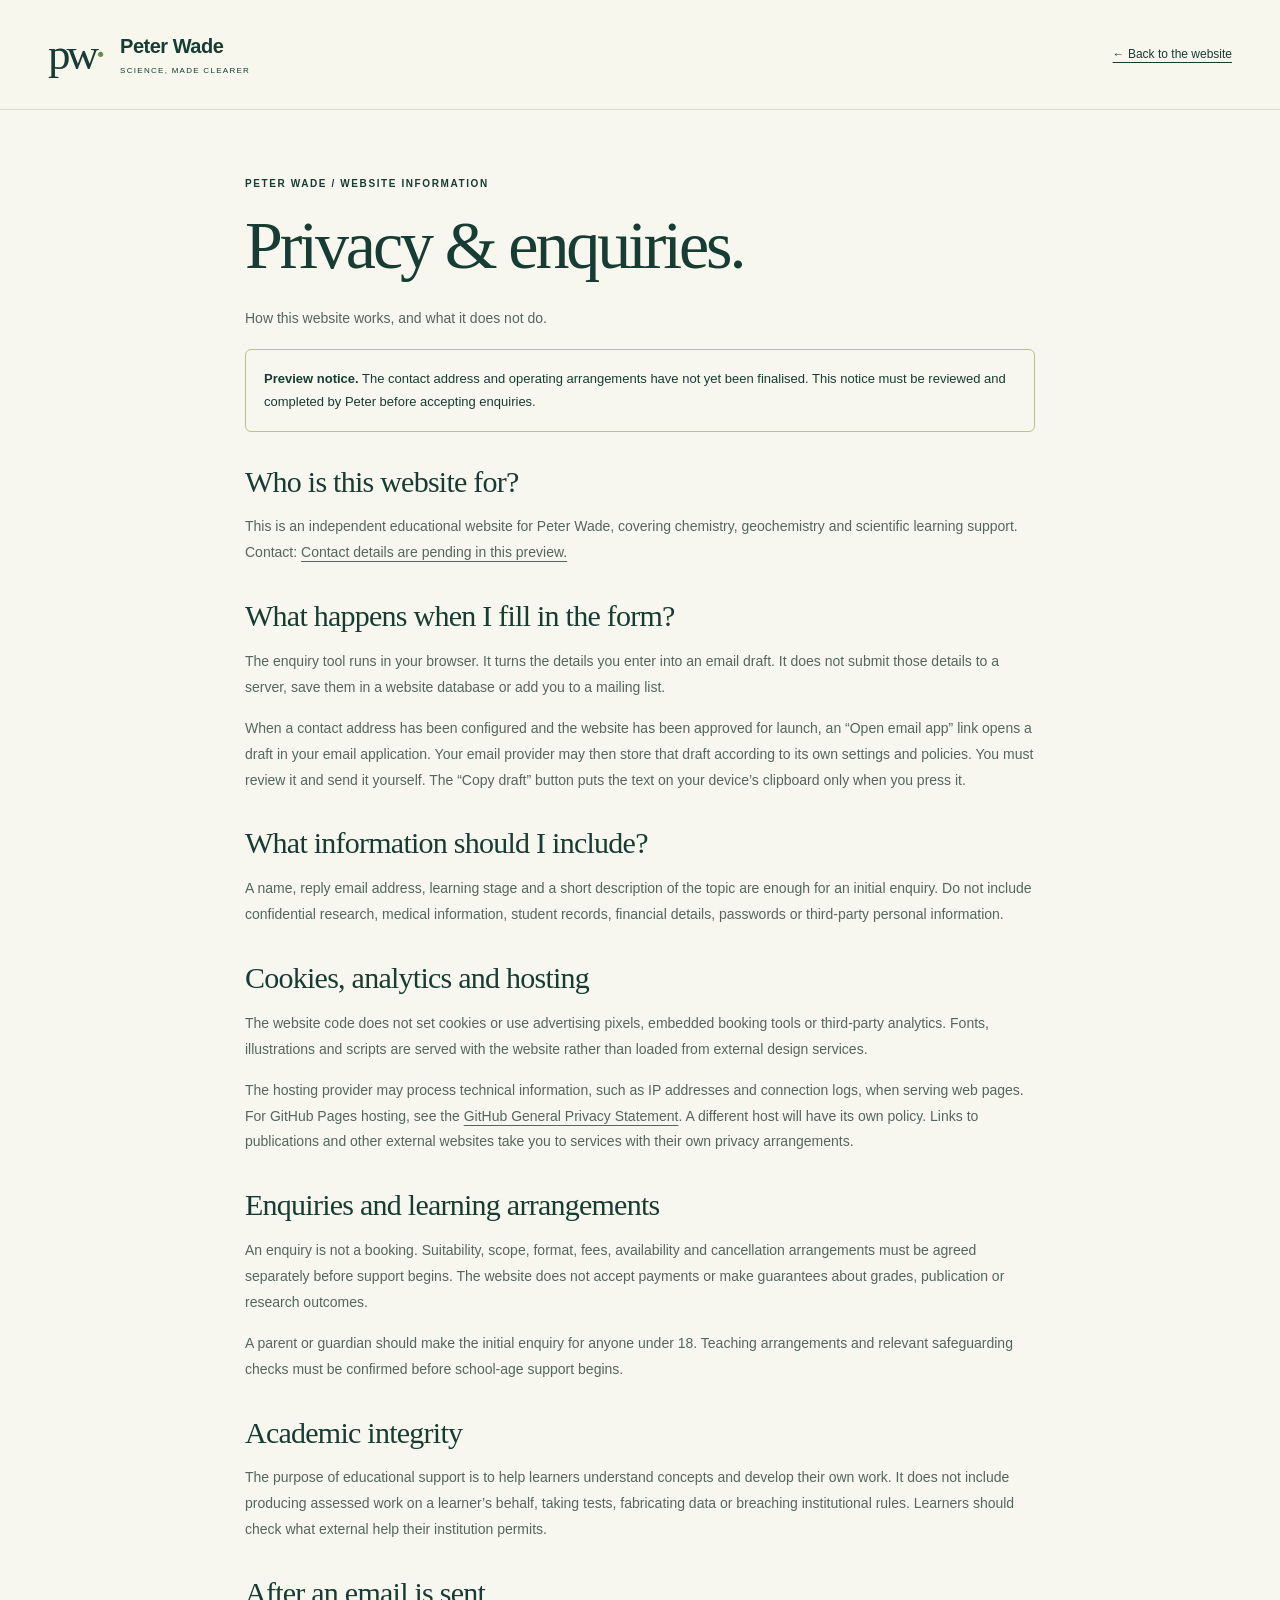
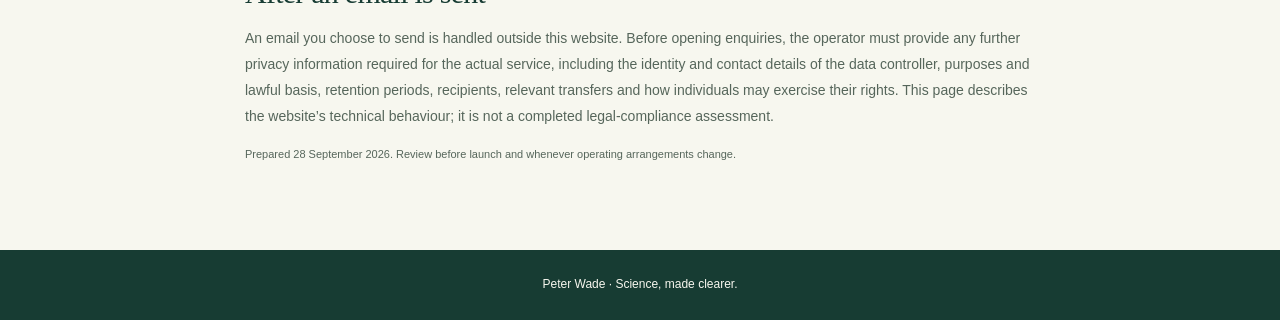
<file: site/privacy.html>
<!doctype html><html lang="en-GB"><head><meta charset="utf-8"><meta http-equiv="Content-Security-Policy" content="default-src 'self'; script-src 'sha256-ZwNT0zxuXyxvvttE9nnhlr5XiwEr0ONOGfSAbPnyP4I=' 'sha256-9YUReUkn5ec75nWRlMYoUnqzE7wlZbbFCIGU+TsDaGM=' https://challenges.cloudflare.com; style-src 'sha256-gqODk80WyM+3K4CtICxsuxY5OXwcwDkdLELFj8MnjO8='; img-src 'self' data:; connect-src 'self' https://peter-wade-enquiries.tppricet.workers.dev https://challenges.cloudflare.com; frame-src https://challenges.cloudflare.com; object-src 'none'; base-uri 'self'; form-action 'self'"><meta name="viewport" content="width=device-width, initial-scale=1"><meta name="robots" content="index, follow"><meta name="description" content="How enquiries and privacy work on Peter Wade’s educational website."><meta property="og:type" content="website"><meta property="og:site_name" content="Peter Wade | Science, made clearer"><meta property="og:title" content="Privacy &amp; enquiries | Peter Wade"><meta property="og:description" content="How enquiries and privacy work on Peter Wade’s educational website."><meta property="og:locale" content="en_GB"><meta name="twitter:card" content="summary_large_image"><link rel="canonical" href="https://dr-peter-wade.github.io/privacy.html"><meta property="og:url" content="https://dr-peter-wade.github.io/privacy.html"><meta property="og:image" content="https://dr-peter-wade.github.io/assets/social-card.png"><meta property="og:image:type" content="image/png"><meta property="og:image:width" content="1200"><meta property="og:image:height" content="630"><meta property="og:image:alt" content="Dr Peter Wade, educational support. Make sense of the science."><meta name="twitter:image:alt" content="Dr Peter Wade, educational support. Make sense of the science."><script type="application/ld+json">{"@context":"https://schema.org","@graph":[{"@type":"WebSite","@id":"https://dr-peter-wade.github.io/#website","url":"https://dr-peter-wade.github.io/","name":"Peter Wade | Science, made clearer","inLanguage":"en-GB","publisher":{"@id":"https://www.geochemical.consulting/peter-wade#person"}},{"@type":"Person","@id":"https://www.geochemical.consulting/peter-wade#person","name":"Peter Wade","honorificPrefix":"Dr","givenName":"Peter","familyName":"Wade","jobTitle":"Geochemist and hydrogeochemical modeller","url":"https://www.geochemical.consulting/peter-wade","email":"peterwade.za@gmail.com","knowsAbout":["Hydrogeochemistry","Reactive transport","Enhanced rock weathering","Environmental geochemistry","PHREEQC","PHAST"],"worksFor":{"@id":"https://www.geochemical.consulting/#practice"},"alumniOf":[{"@type":"CollegeOrUniversity","name":"University of the Witwatersrand"},{"@type":"OrganizationRole","roleName":"Science Modelling Lead","startDate":"2022-02","endDate":"2026-09","alumniOf":{"@type":"Organization","name":"UNDO Carbon Limited"}},{"@type":"OrganizationRole","roleName":"Research Associate","startDate":"2017-02","endDate":"2022-01","alumniOf":{"@type":"Organization","name":"University of Sheffield"}}],"hasCredential":[{"@type":"EducationalOccupationalCredential","credentialCategory":"degree","name":"PhD in Molecular Dynamics Modelling","dateCreated":"1989","recognizedBy":{"@type":"CollegeOrUniversity","name":"University of the Witwatersrand"}},{"@type":"EducationalOccupationalCredential","credentialCategory":"degree","name":"MSc in Inorganic Chemical Modelling","dateCreated":"1986","recognizedBy":{"@type":"CollegeOrUniversity","name":"University of the Witwatersrand"}}],"sameAs":["https://www.linkedin.com/in/peter-w-wade","https://orcid.org/0000-0002-6197-7769","https://dr-peter-wade.github.io/"]},{"@type":"Organization","@id":"https://www.geochemical.consulting/#practice","name":"Wade Geochemical Consulting","url":"https://www.geochemical.consulting/","description":"Independent geochemical modelling, interpretation and technical advisory practice.","email":"peterwade.za@gmail.com","founder":{"@id":"https://www.geochemical.consulting/peter-wade#person"},"logo":"https://www.geochemical.consulting/assets/logo.png","image":"https://www.geochemical.consulting/assets/social-card.png","knowsAbout":["Hydrogeochemistry","Reactive transport","Enhanced rock weathering","Environmental geochemistry"]},{"@type":"WebPage","@id":"https://dr-peter-wade.github.io/privacy.html#webpage","url":"https://dr-peter-wade.github.io/privacy.html","name":"Privacy & enquiries","description":"How enquiries and privacy work on Peter Wade’s educational website.","isPartOf":{"@id":"https://dr-peter-wade.github.io/#website"},"inLanguage":"en-GB","breadcrumb":{"@id":"https://dr-peter-wade.github.io/privacy.html#breadcrumb"},"about":{"@id":"https://www.geochemical.consulting/peter-wade#person"}},{"@type":"BreadcrumbList","@id":"https://dr-peter-wade.github.io/privacy.html#breadcrumb","itemListElement":[{"@type":"ListItem","position":1,"name":"Peter Wade","item":"https://dr-peter-wade.github.io/"},{"@type":"ListItem","position":2,"name":"Privacy & enquiries","item":"https://dr-peter-wade.github.io/privacy.html"}]}]}</script><title>Privacy &amp; enquiries | Peter Wade</title><link rel="icon" href="assets/favicon.svg" type="image/svg+xml"><link rel="apple-touch-icon" href="apple-touch-icon.png"><style>:root{--ink:#173c33;--ink-deep:#122e27;--paper:#f7f7ef;--paper-dark:#efefe5;--accent:#e1eea9;--muted:#56665b;--line:#d9ddd0;--white:#fff;--serif:Georgia,'Times New Roman',serif;--sans:Inter,'Segoe UI',Arial,sans-serif;--radius:20px;--wrap:1200px}
*,*::before,*::after{box-sizing:border-box}html{scroll-behavior:smooth;scroll-padding-top:105px}body{margin:0;background:var(--paper);color:var(--ink);font-family:var(--sans);font-size:16px;line-height:1.65;-webkit-font-smoothing:antialiased}h1,h2,h3,h4,p{margin:0}h1,h2{font-family:var(--serif);font-weight:400;line-height:1.06;letter-spacing:-.046em}h1 em,h2 em{font-weight:400;color:#416a45}h2{font-size:clamp(38px,4.25vw,58px)}h3{line-height:1.3;letter-spacing:-.025em}h4{line-height:1.4}p{color:var(--muted)}a{color:inherit;text-decoration:none}button,input,textarea,select{font:inherit}button,a,input,textarea,select,summary{-webkit-tap-highlight-color:transparent}button{cursor:pointer}button:disabled{cursor:not-allowed}a:focus-visible,button:focus-visible,summary:focus-visible,input:focus-visible,textarea:focus-visible,select:focus-visible{outline:3px solid #6c812b;outline-offset:5px}a:hover{text-decoration:none}a:not(.button):not(.brand):not(.resource-card):not(.footer-brand):hover{color:#507636}img,svg{max-width:100%}img{display:block}fieldset{padding:0;border:0;margin:0;min-width:0}[hidden]{display:none!important}.wrap{width:min(var(--wrap),calc(100% - 96px));margin-inline:auto}.icon{width:22px;height:22px;flex:none;vertical-align:middle}.sr-only{position:absolute;width:1px;height:1px;padding:0;margin:-1px;overflow:hidden;clip:rect(0,0,0,0);white-space:nowrap;border:0}.skip-link{position:fixed;top:-100px;left:15px;z-index:100;background:var(--ink);color:var(--white);padding:12px 20px}.skip-link:focus{top:10px}.site-header{position:sticky;top:0;z-index:20;background:rgba(247,247,239,.97);border-bottom:1px solid var(--line)}.header-inner{display:flex;align-items:center;justify-content:space-between;gap:25px;height:100px}.brand{display:flex;align-items:center;gap:18px;flex-shrink:0}.brand-mark{font-family:var(--serif);font-size:45px;letter-spacing:-.09em;line-height:1}.brand-mark>span{color:#699042}.brand-name{font-size:20px;line-height:1.2;font-weight:600;letter-spacing:-.025em}.brand-name>span{display:block;font-size:8px;font-weight:500;letter-spacing:.16em;margin-top:8px}.primary-nav{display:flex;align-items:center;gap:30px;font-size:13px;font-weight:500}.nav-cta{border:1px solid var(--ink);padding:11px 18px;border-radius:5px;display:flex;gap:16px;align-items:center}.nav-cta .icon{width:18px;height:18px}.menu-toggle{display:none;border:1px solid var(--line);background:none;padding:8px 12px;border-radius:4px;color:var(--ink)}.eyebrow{font-size:10px;line-height:1.5;letter-spacing:.16em;font-weight:650;color:var(--ink);margin-bottom:24px}.hero{display:grid;grid-template-columns:1.13fr 1fr;gap:65px;padding-block:65px 64px;align-items:center}.hero .eyebrow{display:flex;align-items:center;gap:12px;margin-bottom:31px}.tiny-star{font-size:25px;line-height:1;font-weight:400}.hero h1{font-size:clamp(62px,6.65vw,91px);line-height:1.01;letter-spacing:-.052em}.hero-description{font-size:16px;max-width:450px;margin-top:29px;line-height:1.8}.hero-actions{display:flex;align-items:center;flex-wrap:wrap;gap:25px;margin-top:31px}.button{display:inline-flex;align-items:center;justify-content:center;gap:23px;padding:16px 22px;border-radius:5px;border:1px solid transparent;font-size:13px;line-height:1.4;font-weight:600;transition:background .18s,transform .18s;min-height:51px}.button:hover{transform:translateY(-2px)}.primary{color:var(--paper);background:var(--ink)}.primary:hover{background:#295643;color:var(--white)}.secondary{border-color:var(--line);background:transparent;color:var(--ink)}.secondary:hover{background:var(--paper-dark)}.quiet-link{font-size:13px;font-weight:500;display:inline-flex;align-items:center;gap:10px}.hero-footnote{font-size:11px;color:var(--muted);display:flex;gap:13px;align-items:center;margin-top:29px}.small-line{width:24px;height:1px;background:#7b8b75}.science-card{position:relative;background:var(--ink);border-radius:7px;color:var(--accent);height:509px;overflow:hidden}.science-top{position:absolute;top:27px;left:30px;right:30px;display:flex;align-items:center;justify-content:space-between;z-index:1;font-size:8px;line-height:1.7;letter-spacing:.2em}.science-top .icon{width:29px;height:29px}.clarity-art{position:absolute;width:105%;max-width:none;height:455px;object-fit:contain;left:-3%;top:38px}.science-sticker{position:absolute;left:25px;bottom:66px;background:var(--accent);color:var(--ink);padding:17px 22px;transform:rotate(-5deg);font-family:var(--serif);font-size:17px;line-height:1.35;box-shadow:0 6px 14px #0001}.science-sticker strong{font-weight:400;font-style:italic;font-size:23px}.science-bottom{position:absolute;bottom:0;left:0;right:0;height:47px;border-top:1px solid #ffffff24;display:flex;gap:20px;align-items:center;justify-content:center;font-size:8px;letter-spacing:.12em}.topic-strip{border-block:1px solid var(--line)}.topic-list{min-height:75px;display:flex;gap:35px;align-items:center;justify-content:space-between;font-size:14px;font-family:var(--serif);flex-wrap:wrap;padding-block:15px}.topic-list i{font-style:normal;color:#7d915b;font-size:17px}.section{padding-block:92px}.section-heading{display:flex;align-items:flex-end;justify-content:space-between;gap:40px;margin-bottom:45px}.section-heading>.eyebrow{margin-bottom:15px}.section-heading>p{max-width:360px;font-size:14px;line-height:1.8;padding-bottom:5px}.section-heading .eyebrow{margin-bottom:20px}.level-tabs{display:flex;gap:10px;flex-wrap:wrap;margin-bottom:21px}.level-tab{flex:1;white-space:nowrap;padding:13px 18px;background:transparent;border:1px solid var(--line);border-radius:5px;color:var(--muted);font-size:13px;font-weight:500;min-height:49px}.level-tab:hover{border-color:#7b8b75}.level-tab[aria-selected=true]{background:var(--ink);border-color:var(--ink);color:var(--paper)}.level-panel{background:var(--paper-dark);border-radius:7px;padding:42px 44px 22px;display:grid;grid-template-columns:1fr 1fr;gap:30px 60px;margin-top:15px}.section-number{font-size:9px;letter-spacing:.13em;color:var(--muted);font-weight:600}.panel-intro h3{font-family:var(--serif);font-size:33px;font-weight:400;line-height:1.17;margin-top:19px;max-width:360px}.panel-intro>p{font-size:14px;line-height:1.9;margin-top:18px}.level-caption{display:inline-block;font-size:10px;color:var(--muted);margin-top:23px}.support-point{display:flex;align-items:flex-start;gap:15px;margin-bottom:21px}.support-point>.icon{width:20px;height:20px;background:#dce7c2;border-radius:50%;padding:3px;margin-top:3px}.support-point h4{font-size:14px;font-weight:600}.support-point p{font-size:12px;line-height:1.7;margin-top:5px}.text-link{display:inline-flex;align-items:center;gap:16px;font-size:12px;font-weight:600;border-bottom:1px solid #8c9d76;padding-bottom:5px}.text-link>.icon{width:18px;height:18px}.panel-note{grid-column:1/-1;border-top:1px solid #d8dbce;padding-top:16px;font-size:10px;line-height:1.7}.subjects-section{background:#edf0e4}.subject-grid{display:grid;grid-template-columns:repeat(3,1fr);gap:18px}.subject-card{padding:27px 29px 31px;background:var(--paper);border:1px solid #dde2d1;border-radius:6px}.subject-icon{display:inline-grid;place-items:center;background:#e4ead5;border-radius:50%;width:44px;height:44px;margin-bottom:24px}.subject-icon .icon{width:24px;height:24px}.subject-card h3{font-family:var(--serif);font-size:23px;font-weight:400;margin-bottom:13px}.subject-card p{font-size:13px;line-height:1.85}.steps{display:grid;grid-template-columns:repeat(3,1fr);gap:43px;padding-top:3px}.step-number{display:block;width:42px;height:42px;border:1px solid #afbc96;border-radius:50%;text-align:center;line-height:41px;font-size:11px;margin-bottom:23px}.steps h3{font-family:var(--serif);font-weight:400;font-size:24px;margin-bottom:15px}.steps p{font-size:13px;line-height:1.9}.integrity-note{display:flex;align-items:center;gap:18px;padding:20px 26px;border:1px solid var(--line);border-radius:6px;margin-top:41px}.integrity-note>.icon{width:27px;height:27px}.integrity-note p{font-size:12px}.integrity-note strong{color:var(--ink);font-weight:600;margin-right:8px}.about-section{background:var(--ink);padding-block:78px;color:var(--paper)}.about-grid{display:grid;grid-template-columns:1fr 1fr;gap:90px}.about-section .eyebrow{color:#d1dcbb}.about-section h2{font-size:54px;line-height:1.08}.about-section h2 em{color:var(--accent)}.experience{display:flex;align-items:center;gap:27px;border-top:1px solid #ffffff2c;margin-top:38px;padding-top:28px}.experience>span{font-size:66px;font-family:var(--serif);line-height:1;color:var(--accent);letter-spacing:-.05em}.experience>span>span{font-size:36px;vertical-align:top}.experience p{color:#d3decc;font-size:12px;line-height:1.8}.experience-note{font-size:9px!important;line-height:1.6;color:#bfcebd!important;margin-top:15px}.name-label{font-size:10px;letter-spacing:.15em;color:var(--accent);font-weight:600}.about-copy>p{color:#c7d5c8;font-size:13px;line-height:1.85;margin-top:19px}.about-copy .large-copy{font-family:var(--serif);font-size:26px;line-height:1.4;color:var(--paper);letter-spacing:-.025em;margin-top:21px}.about-tags{display:flex;gap:7px;flex-wrap:wrap;margin-top:25px}.about-tags span{padding:5px 10px;border:1px solid #ffffff30;border-radius:30px;font-size:9px;color:#d8e1ca}.research-links{border-top:1px solid #ffffff2c;margin-top:26px;padding-top:16px}.research-links summary{display:flex;align-items:center;justify-content:space-between;cursor:pointer;font-size:11px;list-style:none}.research-links a{display:block;color:var(--accent);font-size:11px;margin-top:17px;line-height:1.6;text-decoration:underline;text-underline-offset:4px}.research-links p{color:#c7d5c8;font-size:10px;line-height:1.7;margin-top:16px}.resource-grid{display:grid;grid-template-columns:repeat(3,1fr);gap:18px}.resource-card{display:flex;flex-direction:column;border:1px solid var(--line);border-radius:6px;padding:25px 26px 23px;transition:transform .2s,background .2s}.resource-card:nth-child(2){background:#eef0e1}.resource-card:nth-child(3){background:#e6eadc}.resource-card:hover{background:#e5eccd;transform:translateY(-5px)}.resource-top{display:flex;justify-content:space-between;gap:10px;align-items:center;margin-bottom:35px}.resource-top>span{font-size:8px;letter-spacing:.11em;color:var(--muted);font-weight:600}.resource-top>.icon{width:18px;height:18px}.resource-card h3{font-size:29px;font-family:var(--serif);font-weight:400;margin-bottom:19px}.resource-card h4{font-size:13px;font-weight:500;line-height:1.6;margin-bottom:11px}.resource-card p{font-size:12px;line-height:1.8;margin-bottom:28px}.resource-bottom{display:flex;align-items:center;justify-content:space-between;gap:10px;border-top:1px solid #cfd5c4;padding-top:17px;font-size:10px;font-weight:600;margin-top:auto}.resource-bottom>.icon{width:17px;height:17px}.faq-section{border-top:1px solid var(--line);display:grid;grid-template-columns:.85fr 1.4fr;gap:70px;padding-top:76px}.faq-section>div>p:not(.eyebrow){font-size:13px;margin-top:23px}.faq-list details{border-bottom:1px solid var(--line)}.faq-list details:first-child{border-top:1px solid var(--line)}.faq-list summary{list-style:none;cursor:pointer;display:flex;align-items:center;justify-content:space-between;gap:25px;font-size:13px;font-weight:500;padding:23px 0;min-height:64px}.faq-list summary>.icon{width:19px;height:19px}summary::-webkit-details-marker{display:none}details[open]>summary>.icon{transform:rotate(45deg)}.faq-list details>p{padding:0 36px 23px 0;font-size:12px;line-height:1.9}.contact-section{background:#e3ebce;padding-block:80px}.contact-grid{display:grid;grid-template-columns:1fr 1.12fr;gap:75px}.contact-copy{padding-top:16px}.contact-copy h2{font-size:63px}.contact-copy>p:not(.eyebrow){margin-top:25px;max-width:370px;font-size:14px;line-height:1.9}.contact-note{display:flex;gap:16px;margin-top:34px;max-width:360px}.contact-note>span{width:40px;height:40px;flex:none;display:grid;place-items:center;border:1px solid #b0c298;border-radius:50%}.contact-note p{font-size:11px;line-height:1.9}.contact-copy .contact-status{border-top:1px solid #c0d0aa;padding-top:18px;font-size:10px!important;line-height:1.7!important}.direct-email{font-size:14px;display:inline-block;margin-top:15px;overflow-wrap:anywhere;text-decoration:underline}.contact-form-card{background:var(--paper);border-radius:7px;padding:31px}.form-row{display:grid;grid-template-columns:1fr 1fr;gap:16px}.field{margin-bottom:17px}.field label{display:block;font-size:10px;line-height:1.6;font-weight:600;margin-bottom:7px}.field input,.field select,.field textarea,.draft-panel textarea{width:100%;border:1px solid #cdd4c2;border-radius:4px;background:#fcfcf7;color:var(--ink);padding:11px 12px;font-size:12px;line-height:1.5;min-height:44px}.field select{padding-right:25px}.field textarea{resize:vertical;min-height:105px}input::placeholder,textarea::placeholder{color:#65745e;opacity:1}.checkbox-label{display:flex;align-items:flex-start;gap:10px;font-size:10px;line-height:1.7;margin-block:3px 20px;color:var(--muted)}.checkbox-label input{accent-color:var(--ink);width:16px;height:16px;flex:none;margin:1px 0 0}.form-submit{width:100%;justify-content:space-between}.form-footnote{font-size:9px;line-height:1.7;margin-top:13px;color:#606f56}.form-footnote a{text-decoration:underline;text-underline-offset:3px}.draft-panel{margin-top:25px;padding-top:24px;border-top:1px solid var(--line)}.draft-panel h3{font-size:23px;font-family:var(--serif);font-weight:400}.draft-panel p{font-size:11px;margin-top:12px;margin-bottom:13px}.draft-panel textarea{font-size:11px;resize:vertical}.draft-actions{display:flex;flex-wrap:wrap;gap:10px;margin-top:15px}.draft-actions .button{padding:12px 15px;font-size:11px;min-height:44px}.site-footer{background:var(--ink-deep);color:var(--paper);padding-block:40px}.footer-inner{display:flex;align-items:center;justify-content:space-between;gap:25px}.footer-brand{font-family:var(--serif);font-size:29px;line-height:1.2}.footer-brand span{display:block;font-family:var(--sans);font-size:9px;color:#c4d0ba;margin-top:10px;letter-spacing:.03em}.footer-links{display:flex;align-items:center;gap:28px;font-size:10px;color:#d1dac6}.footer-links small{font-size:9px}.notice{padding:18px;border:1px solid #b6c48e;border-radius:6px;margin-block:18px;font-size:13px;line-height:1.7}.article-header{padding-block:32px;position:static}.article-header .header-inner{height:auto}.back-link{font-size:12px;text-decoration:underline;text-underline-offset:4px}.article-main{width:min(790px,calc(100% - 64px));margin:65px auto 85px}.article-main h1{font-size:clamp(45px,6vw,68px);margin-bottom:25px}.article-lead{font-size:18px;line-height:1.7;margin-bottom:28px}.article-main h2{font-size:30px;margin-top:34px;margin-bottom:17px;letter-spacing:-.025em}.article-main h3{font-size:19px;margin-block:24px 11px}.article-main p,.article-main li{font-size:14px;line-height:1.85;margin-bottom:15px}.article-main ol,.article-main ul{padding-left:23px}.article-main li{padding-left:6px}.article-main a:not(.button){text-decoration:underline;text-underline-offset:4px}.article-main .eyebrow{font-size:10px}.article-actions{display:flex;flex-wrap:wrap;gap:14px;margin-bottom:35px}.worksheet-step{border-top:1px solid var(--line);padding-top:22px;margin-top:28px}.worksheet-step h2{margin-top:0}.writing-line{height:38px;border-bottom:1px solid #c5cfb9;margin-bottom:12px}.example-block{background:var(--paper-dark);padding:22px 25px;border-radius:6px;margin:25px 0}.example-block p:last-child{margin-bottom:0}.article-end{border-top:1px solid var(--line);margin-top:40px;padding-top:22px}.resource-footer{font-size:11px!important;color:var(--muted)}.footer-simple{background:var(--ink);color:var(--paper);padding:25px;text-align:center;font-size:12px}
@media(min-width:1450px){.hero h1{font-size:96px}.hero{gap:70px}.science-card{height:535px}.clarity-art{height:480px}}
@media(max-width:1100px){.wrap{width:calc(100% - 64px)}.primary-nav{gap:20px}.brand-name{font-size:18px}.hero{gap:35px;padding-block:50px}.hero h1{font-size:76px}.science-card{height:485px}.clarity-art{height:430px}.hero-actions{gap:17px}.hero-actions .button{padding:15px 17px;font-size:12px;gap:13px}.hero-description{font-size:14px}.topic-list{gap:15px;font-size:13px}.level-panel{padding:33px 32px 20px;gap:25px 35px}.about-grid{gap:50px}.contact-grid{gap:45px}.contact-copy h2{font-size:55px}.subject-card{padding:24px}.section{padding-block:75px}}
@media(max-width:900px){.header-inner{height:84px}.brand{gap:13px}.brand-name>span{font-size:7px}.primary-nav{gap:16px;font-size:11px}.nav-cta{padding:9px 12px;gap:8px}.hero{gap:30px}.hero h1{font-size:63px}.hero .eyebrow{font-size:8px;letter-spacing:.11em;gap:9px}.science-card{height:438px}.clarity-art{height:390px;top:26px}.science-sticker{font-size:14px;padding:14px 17px}.science-sticker strong{font-size:20px}.science-bottom{font-size:6px;gap:14px}.hero-actions{gap:17px;align-items:flex-start;flex-direction:column}.hero-footnote{font-size:9px;line-height:1.8}.section-heading>p{max-width:300px;font-size:12px}.level-tabs{gap:7px}.level-tab{padding-inline:11px;font-size:11px}.panel-intro h3{font-size:28px}.subject-card h3{font-size:21px}.subject-card p{font-size:12px}.about-section h2{font-size:45px}.about-copy .large-copy{font-size:23px}.experience{gap:18px}.experience>span{font-size:58px}.experience p{font-size:10px}.resource-card{padding:24px 20px}.resource-card h3{font-size:25px}.resource-top>span{font-size:7px}.faq-section{gap:40px}.contact-grid{gap:30px}.contact-form-card{padding:24px}.form-row{grid-template-columns:1fr;gap:0}.contact-copy h2{font-size:49px}}
@media(max-width:720px){html{scroll-padding-top:90px}.wrap{width:calc(100% - 40px)}.header-inner{height:78px}.brand-name{font-size:18px}.brand-mark{font-size:38px}.brand-name>span{font-size:7px;margin-top:6px}.menu-toggle{display:inline-flex;align-items:center;gap:12px;font-size:11px;min-height:40px}.primary-nav{display:none;position:absolute;top:78px;left:0;right:0;padding:15px 20px 22px;background:var(--paper);border-bottom:1px solid var(--line);box-shadow:0 10px 20px #1232;flex-direction:column;align-items:stretch;gap:0;font-size:14px}.primary-nav.open{display:flex}.primary-nav>a{padding:12px 10px}.primary-nav .nav-cta{margin-top:9px;justify-content:space-between}.hero{grid-template-columns:1fr;gap:34px;padding-block:42px 32px}.hero h1{font-size:clamp(56px,12vw,79px);line-height:1.02}.hero .eyebrow{font-size:8px;letter-spacing:.12em;margin-bottom:23px}.hero-description{font-size:14px;line-height:1.85;max-width:490px;margin-top:23px}.hero-actions{flex-direction:row;align-items:center;gap:23px;margin-top:24px}.hero-actions .button{font-size:12px;padding:15px 17px;gap:12px}.quiet-link{font-size:12px}.hero-footnote{font-size:10px;margin-top:23px}.science-card{height:380px;max-width:580px}.science-top{left:23px;right:23px;top:20px;font-size:7px}.clarity-art{height:344px;top:4px;left:0;width:100%}.science-sticker{bottom:66px;left:21px}.science-bottom{font-size:7px;height:44px;gap:30px}.topic-list{justify-content:center;gap:6px 19px;min-height:70px;font-size:11px;padding-block:15px}.topic-list i{font-size:11px}.topic-list i:nth-of-type(2){display:none}.section{padding-block:56px}.section-heading{display:block;margin-bottom:30px}.section-heading h2{font-size:43px}.section-heading .eyebrow{margin-bottom:17px}.section-heading>p{margin-top:22px;font-size:13px;max-width:500px}.section-heading>p br{display:none}.level-tabs{gap:7px}.level-tab{flex:1 1 auto;padding:11px 14px;font-size:11px;min-height:45px}.level-panel{grid-template-columns:1fr;padding:26px 23px 18px;gap:29px;margin-top:12px}.panel-intro h3{font-size:30px;margin-top:15px;max-width:100%}.panel-intro>p{font-size:13px;margin-top:16px}.level-caption{font-size:9px;margin-top:18px}.support-point{gap:12px;margin-bottom:20px}.support-point h4{font-size:13px}.support-point p{font-size:12px}.panel-note{font-size:10px;line-height:1.8;padding-top:18px}.subject-grid{grid-template-columns:1fr 1fr;gap:12px}.subject-card{padding:23px 18px}.subject-icon{width:37px;height:37px;margin-bottom:18px}.subject-icon .icon{width:21px;height:21px}.subject-card h3{font-size:22px}.subject-card p{font-size:12px;line-height:1.8}.steps{grid-template-columns:1fr;gap:27px}.steps article{position:relative;padding-left:61px;min-height:70px}.step-number{position:absolute;left:0;top:3px;width:36px;height:36px;line-height:35px;font-size:10px}.steps h3{font-size:24px;margin-bottom:9px}.steps p{font-size:12px;line-height:1.9}.integrity-note{align-items:flex-start;padding:19px 18px;margin-top:28px;gap:15px}.integrity-note p{font-size:11px;line-height:1.85}.integrity-note strong{display:block;margin-bottom:5px}.about-section{padding-block:54px}.about-grid{grid-template-columns:1fr;gap:37px}.about-section h2{font-size:44px}.experience{margin-top:29px;padding-top:22px;gap:25px}.experience>span{font-size:63px}.experience p{font-size:12px}.about-copy .large-copy{font-size:27px;line-height:1.4}.about-copy>p{font-size:13px}.about-tags span{font-size:10px}.research-links summary{font-size:12px}.research-links a{font-size:12px}.research-links p{font-size:10px}.resource-grid{grid-template-columns:1fr;gap:14px}.resource-card{padding:25px}.resource-top{margin-bottom:22px}.resource-top>span{font-size:9px}.resource-card h3{font-size:32px;margin-bottom:14px}.resource-card h4{font-size:14px}.resource-card p{font-size:13px;margin-bottom:23px}.resource-bottom{font-size:11px}.faq-section{grid-template-columns:1fr;gap:29px}.faq-list summary{font-size:13px;padding-block:21px}.faq-list details>p{font-size:12px}.contact-section{padding-block:52px}.contact-grid{grid-template-columns:1fr;gap:29px}.contact-copy{padding-top:0}.contact-copy h2{font-size:52px}.contact-copy>p:not(.eyebrow){max-width:100%;font-size:13px}.contact-note{max-width:100%;margin-top:24px}.contact-note p{font-size:11px}.contact-form-card{padding:24px 21px}.form-row{grid-template-columns:1fr 1fr;gap:12px}.field label{font-size:10px}.field input,.field select,.field textarea,.draft-panel textarea{font-size:16px;padding:10px}.field input::placeholder,.field textarea::placeholder{font-size:12px}.field select{font-size:13px;min-height:46px}.checkbox-label{font-size:11px}.form-footnote{font-size:10px}.footer-inner{align-items:flex-start;flex-direction:column;gap:27px}.footer-links{flex-wrap:wrap;gap:20px;font-size:10px}.footer-links small{font-size:9px}.site-footer{padding-block:32px}.article-header{padding-block:23px}.article-header .header-inner{height:auto}.article-main{width:calc(100% - 40px);margin-block:40px 55px}.article-main h1{font-size:48px}.article-main .article-lead{font-size:17px}.article-main p,.article-main li{font-size:14px}.article-main h2{font-size:27px}.article-actions{gap:10px}.article-actions .button{font-size:11px;padding:12px 16px}.back-link{font-size:11px}.article-header .brand-name>span{display:none}}
@media(max-width:380px){.wrap{width:calc(100% - 32px)}.hero h1{font-size:55px}.hero-actions{gap:17px}.hero-actions .button{font-size:11px;padding:14px 12px;gap:8px}.quiet-link{font-size:11px;gap:6px}.subject-grid{grid-template-columns:1fr}.form-row{grid-template-columns:1fr;gap:0}.science-bottom{gap:17px}.topic-list{gap:6px 10px}.level-tab{padding-inline:10px}.section-heading h2{font-size:39px}}
@media(prefers-reduced-motion:reduce){html{scroll-behavior:auto}*,*::before,*::after{transition:none!important;animation:none!important}.button:hover,.resource-card:hover{transform:none}}
@media print{body{background:white;color:black;font-size:11pt}.site-header,.site-footer,.footer-simple,.article-actions,.article-end,.back-link,.no-print{display:none!important}.article-main{width:100%;max-width:none;margin:0}.article-main h1{font-size:30pt}.article-main h2{font-size:16pt;break-after:avoid}.article-main h3{font-size:13pt}.article-main p,.article-main li{font-size:10pt;line-height:1.5;color:#222}.article-main a{color:black}.worksheet-step{break-inside:avoid;margin-top:17px;padding-top:13px}.writing-line{height:24px}.example-block{background:#f4f4f4;padding:15px}.article-lead{margin-bottom:15px}.resource-footer{margin-top:20px}.article-main .eyebrow{font-size:8pt}body:has(.hero)::before{content:attr(data-print-title);display:block;padding:20px;font-size:20pt}.hero,.section,.contact-section,.about-section{break-inside:avoid}.science-card,.level-tabs,.contact-form-card{display:none}.level-panel[hidden]{display:grid!important}.hero,.about-grid,.contact-grid,.faq-section{display:block}.wrap{width:95%}.section{padding-block:20px}.about-section,.contact-section{background:white;color:black}.about-copy>p,.about-copy .large-copy,.about-section .eyebrow{color:black}}
.offer-paths .subject-grid{align-items:stretch}.offer-card{display:flex;flex-direction:column;gap:13px}.offer-card .eyebrow{color:#416a45}.offer-card h3{font-family:var(--serif);font-size:clamp(23px,2.5vw,31px);font-weight:400}.offer-card .offer-boundary{font-size:13px}.offer-card .text-link{margin-top:auto;padding-top:10px}.offer-example{margin-top:25px}.offer-example a{text-decoration:underline;text-underline-offset:4px}@media(max-width:720px){.offer-paths .subject-grid{grid-template-columns:1fr}}</style></head><body><header class="site-header article-header"><div class="wrap header-inner"><a class="brand" href="index.html"><span class="brand-mark" aria-hidden="true">pw<span>·</span></span><span class="brand-name">Peter Wade <span>SCIENCE, MADE CLEARER</span></span></a><a class="back-link" href="index.html">← Back to the website</a></div></header><main class="article-main"><p class="eyebrow">PETER WADE / WEBSITE INFORMATION</p><h1>Privacy &amp; enquiries.</h1><p class="article-lead">How this website works, and what it does not do.</p><div class="notice" data-preview-only><strong>Preview notice.</strong> The contact address and operating arrangements have not yet been finalised. This notice must be reviewed and completed by Peter before accepting enquiries.</div><h2>Who is this website for?</h2><p>This is an independent educational website for Peter Wade, covering chemistry, geochemistry and scientific learning support. Contact: <a data-contact-email>Contact details are pending in this preview.</a></p><h2>What happens when I fill in the form?</h2><p>The enquiry tool runs in your browser. It turns the details you enter into an email draft. It does not submit those details to a server, save them in a website database or add you to a mailing list.</p><p>When a contact address has been configured and the website has been approved for launch, an “Open email app” link opens a draft in your email application. Your email provider may then store that draft according to its own settings and policies. You must review it and send it yourself. The “Copy draft” button puts the text on your device’s clipboard only when you press it.</p><h2>What information should I include?</h2><p>A name, reply email address, learning stage and a short description of the topic are enough for an initial enquiry. Do not include confidential research, medical information, student records, financial details, passwords or third-party personal information.</p><h2>Cookies, analytics and hosting</h2><p>The website code does not set cookies or use advertising pixels, embedded booking tools or third-party analytics. Fonts, illustrations and scripts are served with the website rather than loaded from external design services.</p><p>The hosting provider may process technical information, such as IP addresses and connection logs, when serving web pages. For GitHub Pages hosting, see the <a href="https://docs.github.com/en/site-policy/privacy-policies/github-general-privacy-statement" target="_blank" rel="noopener noreferrer">GitHub General Privacy Statement</a>. A different host will have its own policy. Links to publications and other external websites take you to services with their own privacy arrangements.</p><h2>Enquiries and learning arrangements</h2><p>An enquiry is not a booking. Suitability, scope, format, fees, availability and cancellation arrangements must be agreed separately before support begins. The website does not accept payments or make guarantees about grades, publication or research outcomes.</p><p>A parent or guardian should make the initial enquiry for anyone under 18. Teaching arrangements and relevant safeguarding checks must be confirmed before school-age support begins.</p><h2>Academic integrity</h2><p>The purpose of educational support is to help learners understand concepts and develop their own work. It does not include producing assessed work on a learner’s behalf, taking tests, fabricating data or breaching institutional rules. Learners should check what external help their institution permits.</p><h2>After an email is sent</h2><p>An email you choose to send is handled outside this website. Before opening enquiries, the operator must provide any further privacy information required for the actual service, including the identity and contact details of the data controller, purposes and lawful basis, retention periods, recipients, relevant transfers and how individuals may exercise their rights. This page describes the website’s technical behaviour; it is not a completed legal-compliance assessment.</p><p class="resource-footer">Prepared 28 September 2026. Review before launch and whenever operating arrangements change.</p></main><footer class="footer-simple">Peter Wade · Science, made clearer.</footer><script>window.PETER_WADE_SITE = Object.freeze({"contactEmail": "", "siteUrl": "https://dr-peter-wade.github.io/", "launchApproved": false, "enquiryEndpoint": "https://peter-wade-enquiries.tppricet.workers.dev/api/enquiry", "turnstileSiteKey": "0x4AAAAAAFXaj2lld7sP2DqK", "enquiryServiceEnabled": true, "messages": {"status_draft": "This enquiry tool prepares an email draft. Nothing is sent or stored by the website. Scope, fees and availability are agreed separately.", "status_send": "Prepare a draft, then review and send it after verification. Scope, fees and availability are agreed separately.", "send": "Send enquiry to Peter", "verification_unavailable": "Verification is unavailable. Your draft has not been sent.", "verification_required": "Complete the verification before sending.", "sending": "Sending your enquiry\u2026", "sent": "Your enquiry has been sent. Please allow time for a reply.", "not_confirmed": "Delivery was not confirmed. Please keep or copy your draft and try again later.", "subject": "Educational enquiry: {topic}", "draft_lines": ["Hello Peter,", "", "{message}", "", "My details:", "Name: {name}", "Email: {email}", "Learning stage: {level}", "Subject / topic: {topic}", "Enquiry made by an adult or parent/guardian.", "", "Thank you,", "{name}"], "ready_email": "Your draft is ready. It has not been sent. Open your email app to review it and send it to {email}. You can also copy the text below.", "ready_send": "Your draft is ready. Review it, complete verification and press Send. Nothing has been sent yet.", "ready_preview": "Preview only: Peter\u2019s contact address has not been connected. Nothing has been sent. You can copy this draft, but enquiries are not open through this preview.", "copied": "Draft copied. Nothing has been sent.", "selected": "Your draft is selected. Use Copy on your device, or press Ctrl+C / Command+C. Nothing has been sent."}});</script><script>(() => {
  'use strict';
  document.documentElement.classList.add('js');
  const config = window.PETER_WADE_SITE || {};
  // Visitor-facing text comes from shared_data via the generated site-config.js.
  const messages = config.messages || {};
  const fillIn = (template, values) => String(template || '').replace(/\{(\w+)\}/g, (match, key) => (key in values ? values[key] : match));
  const email = typeof config.contactEmail === 'string' ? config.contactEmail.trim() : '';
  const emailReady = /^[^\s@<>]+@[^\s@<>]+\.[^\s@<>]+$/.test(email) && !/[\r\n?#]/.test(email);
  const contactReady = config.launchApproved === true && emailReady;
  const sendReady = config.launchApproved === true && config.enquiryServiceEnabled === true &&
    typeof config.enquiryEndpoint === 'string' && config.enquiryEndpoint.startsWith('https://') &&
    typeof config.turnstileSiteKey === 'string' && Boolean(config.turnstileSiteKey);
  const ready = contactReady || sendReady;
  document.querySelectorAll('[data-year]').forEach(el => { el.textContent = String(new Date().getFullYear()); });

  const menu = document.querySelector('.menu-toggle');
  const nav = document.getElementById('primary-nav');
  if (menu && nav) {
    const closeMenu = () => { nav.classList.remove('open'); menu.setAttribute('aria-expanded', 'false'); };
    menu.addEventListener('click', () => { const open = menu.getAttribute('aria-expanded') !== 'true'; menu.setAttribute('aria-expanded', String(open)); nav.classList.toggle('open', open); });
    nav.querySelectorAll('a').forEach(a => a.addEventListener('click', closeMenu));
    document.addEventListener('keydown', e => { if (e.key === 'Escape' && nav.classList.contains('open')) { closeMenu(); menu.focus(); } });
    document.addEventListener('click', e => { if (!nav.contains(e.target) && !menu.contains(e.target)) closeMenu(); });
    window.matchMedia('(min-width: 721px)').addEventListener('change', closeMenu);
  }

  const tabs = [...document.querySelectorAll('.level-tab')];
  const tablist = document.querySelector('.level-tabs');
  if (tablist && tabs.length) {
    tablist.setAttribute('role', 'tablist');
    tabs.forEach(tab => { tab.setAttribute('role', 'tab'); const panel=document.getElementById(tab.getAttribute('aria-controls')); if(panel) {panel.setAttribute('role','tabpanel'); panel.tabIndex=0;} });
    const activate = (target, focus = false) => {
      tabs.forEach(tab => { const active=tab===target; tab.setAttribute('aria-selected',String(active)); tab.tabIndex=active?0:-1; const panel=document.getElementById(tab.getAttribute('aria-controls')); if(panel) panel.hidden=!active; });
      if(focus) target.focus();
    };
    tabs.forEach((tab,index) => {
      tab.addEventListener('click',()=>activate(tab));
      tab.addEventListener('keydown',e=>{
        let next;
        if(e.key==='ArrowRight')next=(index+1)%tabs.length;
        if(e.key==='ArrowLeft')next=(index-1+tabs.length)%tabs.length;
        if(e.key==='Home')next=0;
        if(e.key==='End')next=tabs.length-1;
        if(next!==undefined){e.preventDefault();activate(tabs[next],true);}
      });
    });
    activate(tabs.find(tab=>tab.dataset.level==='undergraduate') || tabs[0]);
    document.querySelectorAll('[data-offer-level]').forEach(link=>link.addEventListener('click',()=>{
      const target=tabs.find(tab=>tab.dataset.level===link.dataset.offerLevel);
      if(target)activate(target);
    }));
  }
  document.querySelectorAll('[data-select-level]').forEach(link=>link.addEventListener('click',()=>{const field=document.getElementById('enquiry-level');if(field)field.value=link.dataset.selectLevel;}));
  document.querySelectorAll('[data-print]').forEach(button=>button.addEventListener('click',()=>window.print()));
  document.querySelectorAll('[data-contact-email]').forEach(el=>{if(contactReady){el.textContent=email;el.href='mailto:'+email;}else{el.removeAttribute('href');}});
  document.querySelectorAll('[data-preview-only]').forEach(el=>{el.hidden=ready;});
  const status=document.getElementById('contact-status');
  const direct=document.getElementById('direct-email');
  if(ready){
    if(status)status.textContent=sendReady?messages.status_send:messages.status_draft;
    if(direct && contactReady){direct.textContent=email;direct.href='mailto:'+email;direct.hidden=false;}
  }

  const form=document.getElementById('enquiry-form');
  if(!form)return;
  const panel=document.getElementById('draft-panel');
  const draftText=document.getElementById('draft-text');
  const draftStatus=document.getElementById('draft-status');
  const emailLink=document.getElementById('open-email');
  let sendButton;
  let turnstileWidget;
  if(sendReady){
    const verification=document.createElement('div');
    verification.className='enquiry-verification';
    const challenge=document.createElement('div');
    verification.appendChild(challenge);
    sendButton=document.createElement('button');
    sendButton.type='button';
    sendButton.className='button primary';
    sendButton.textContent=messages.send;
    sendButton.hidden=true;
    verification.appendChild(sendButton);
    panel.appendChild(verification);
    const script=document.createElement('script');
    script.src='https://challenges.cloudflare.com/turnstile/v0/api.js?render=explicit';
    script.async=true;
    script.onload=()=>{turnstileWidget=window.turnstile.render(challenge,{sitekey:config.turnstileSiteKey,action:'enquiry'});};
    script.onerror=()=>{draftStatus.textContent=messages.verification_unavailable;};
    document.head.appendChild(script);
    sendButton.addEventListener('click',async()=>{
      const token=turnstileWidget===undefined?'':window.turnstile.getResponse(turnstileWidget);
      if(!token){draftStatus.textContent=messages.verification_required;return;}
      sendButton.disabled=true;
      draftStatus.textContent=messages.sending;
      try{
        const response=await fetch(config.enquiryEndpoint,{method:'POST',headers:{'content-type':'application/json'},body:JSON.stringify({site:'education',name:form.elements.namedItem('name').value,email:form.elements.namedItem('email').value,message:draftText.value,token,fax_organisation:''})});
        if(!response.ok)throw new Error('Delivery not confirmed');
        draftStatus.textContent=messages.sent;
      }catch(_error){
        draftStatus.textContent=messages.not_confirmed;
        sendButton.disabled=false;
        window.turnstile.reset(turnstileWidget);
      }
    });
  }
  // Keep disabled until our preventDefault handler is attached. With JavaScript disabled,
  // personal data cannot accidentally be submitted in the URL to a static host.
  form.addEventListener('submit',event=>{
    event.preventDefault();
    if(!form.reportValidity())return;
    const data=new FormData(form);
    const get=key=>String(data.get(key)||'').trim();
    const select=document.getElementById('enquiry-level');
    const label=select.options[select.selectedIndex].textContent;
    const values={name:get('name'),email:get('email'),level:label,topic:get('topic'),message:get('message')};
    const subject=fillIn(messages.subject,values).replace(/[\r\n]/g,' ');
    const text=(messages.draft_lines||[]).map(line=>fillIn(line,values)).join('\n');
    draftText.value=text;
    panel.hidden=false;
    if(contactReady){
      emailLink.href='mailto:'+email+'?subject='+encodeURIComponent(subject)+'&body='+encodeURIComponent(text);
      emailLink.hidden=false;
      draftStatus.textContent=fillIn(messages.ready_email,{email});
    }else if(sendReady){
      emailLink.removeAttribute('href');emailLink.hidden=true;
      draftStatus.textContent=messages.ready_send;
    }else{
      emailLink.removeAttribute('href');emailLink.hidden=true;
      draftStatus.textContent=messages.ready_preview;
    }
    if(sendButton){sendButton.hidden=false;sendButton.disabled=false;}
    panel.scrollIntoView({behavior:window.matchMedia('(prefers-reduced-motion: reduce)').matches?'auto':'smooth',block:'nearest'});
  });
  document.getElementById('enquiry-fields').disabled=false;
  document.getElementById('copy-draft').addEventListener('click',async()=>{
    try{
      if(!navigator.clipboard || !window.isSecureContext)throw new Error('Clipboard unavailable');
      await navigator.clipboard.writeText(draftText.value);
      draftStatus.textContent=messages.copied;
    }catch(_error){
      draftText.focus();draftText.select();draftText.setSelectionRange(0,draftText.value.length);
      draftStatus.textContent=messages.selected;
    }
  });
})();</script></body></html>
</file>
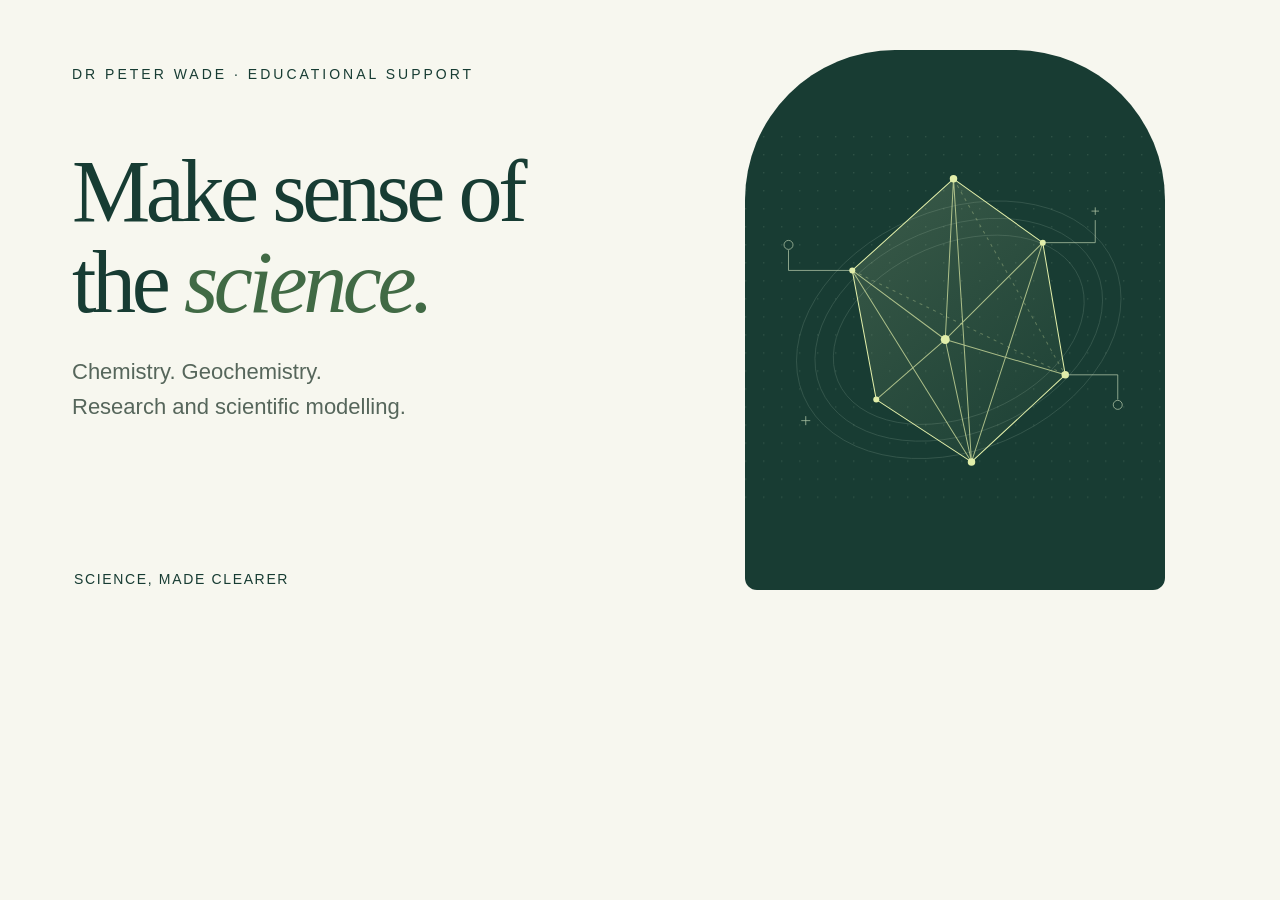
<file: tools/social-card.html>
<!doctype html><html lang="en-GB"><head><meta charset="utf-8"><style>html,body{margin:0;width:1200px;height:630px;overflow:hidden;background:#f7f7ef;color:#173c33;font-family:Arial,Arimo,'Liberation Sans',Helvetica,sans-serif}
h1{position:absolute;left:72px;top:146px;margin:0;font-family:'Times New Roman',Tinos,'Liberation Serif',Times,serif;font-weight:400;font-size:88px;line-height:91px;letter-spacing:-4.4px}
h1 em{color:#416a45}
.kicker{position:absolute;left:72px;top:67px;margin:0;font-size:14px;line-height:1;letter-spacing:3px}
.sub{position:absolute;left:72px;top:354px;margin:0;font-size:22px;line-height:35px;color:#56665b}
.foot{position:absolute;left:74px;top:572px;margin:0;font-size:14px;line-height:1;letter-spacing:1.65px}
.panel{position:absolute;left:745px;top:50px;width:420px;height:540px;background:#183c33;border-radius:150px 150px 12px 12px;overflow:hidden}
.panel img{position:absolute;left:0;top:86px;width:420px;height:367.5px}
</style></head><body><p class="kicker">DR PETER WADE · EDUCATIONAL SUPPORT</p><h1>Make sense of<br>the <em>science.</em></h1><p class="sub">Chemistry. Geochemistry.<br>Research and scientific modelling.</p><p class="foot">SCIENCE, MADE CLEARER</p><div class="panel"><img src="../src/clarity.svg" alt=""></div></body></html>
</file>
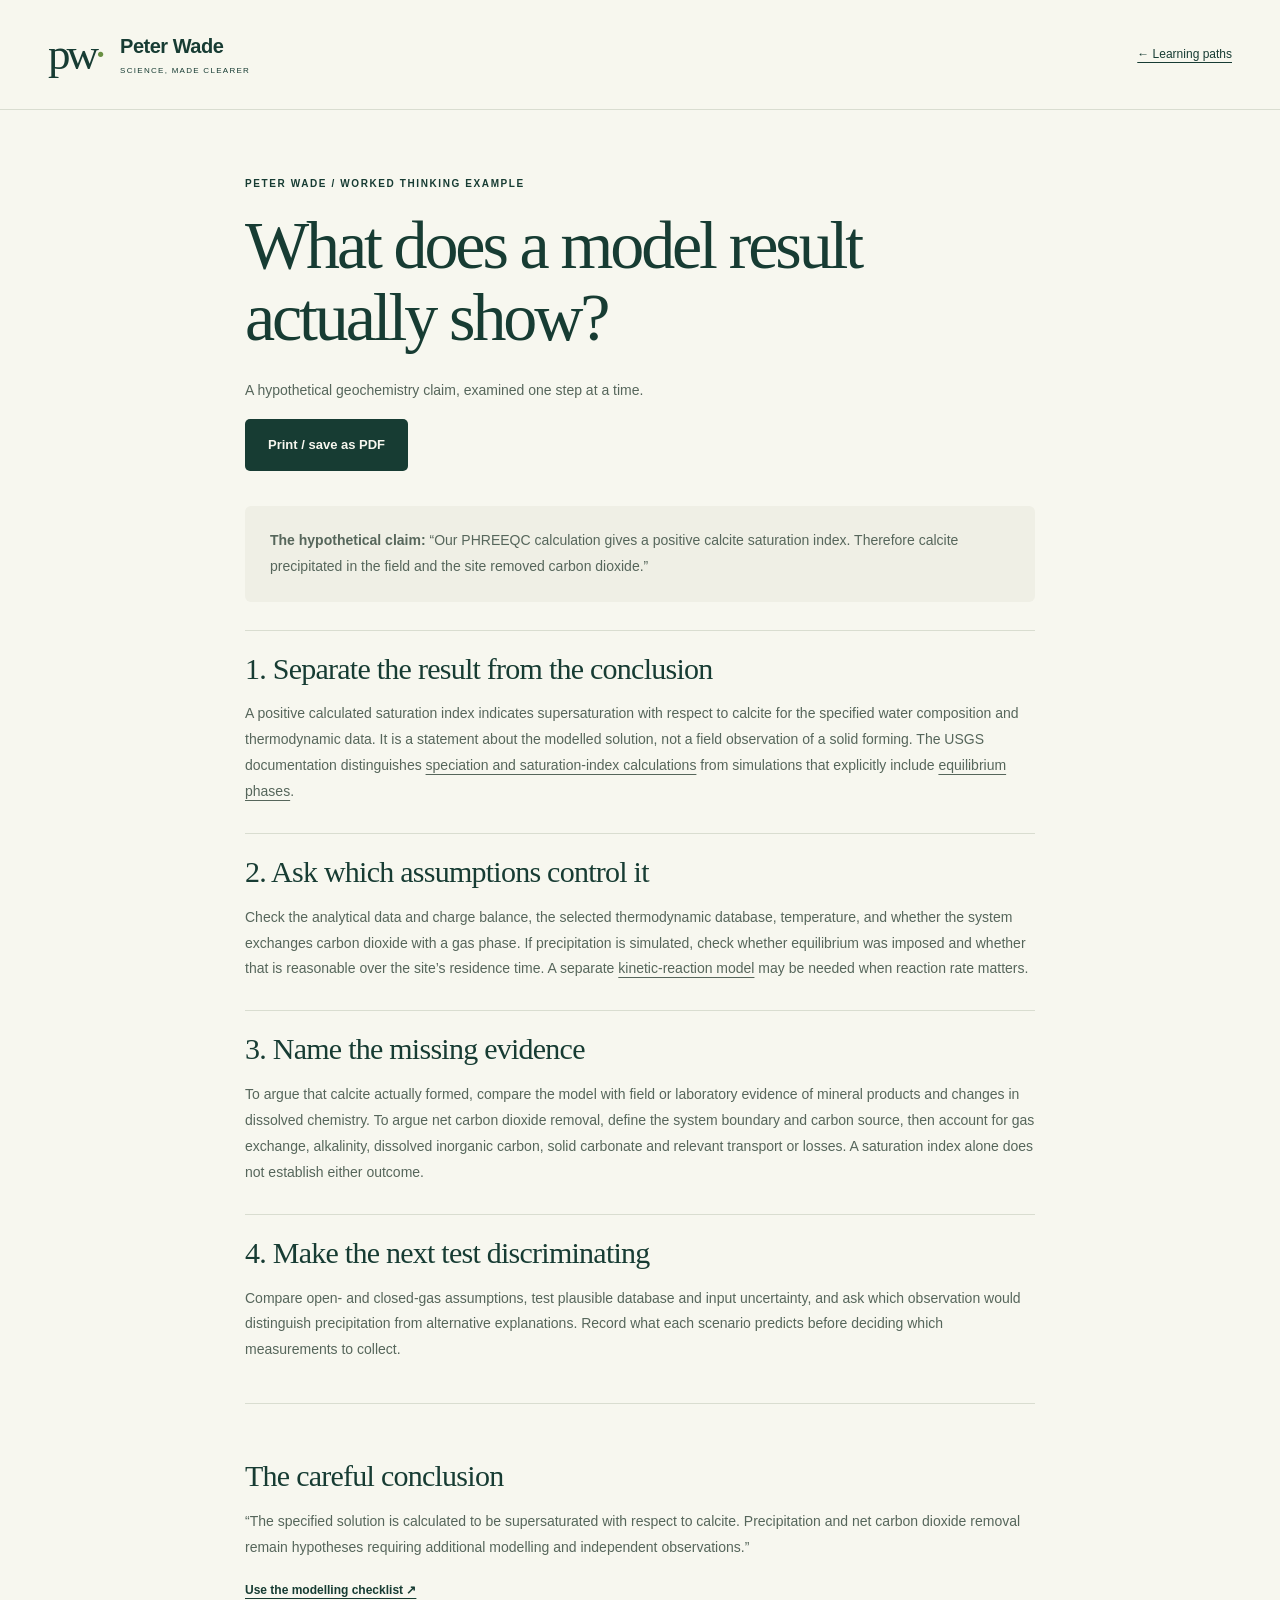
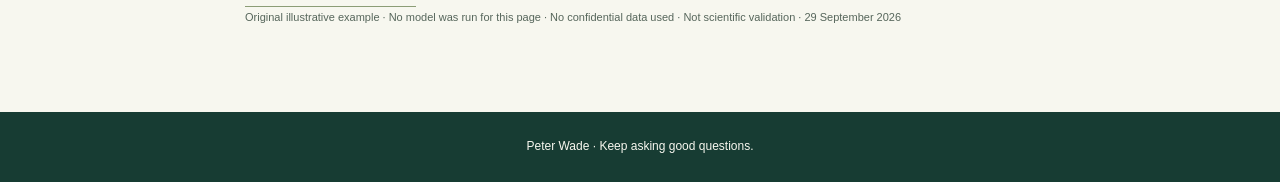
<file: site/resources/model-assumptions-example.html>
<!doctype html>
<html lang="en-GB">
<head>
  <meta charset="utf-8">
  <meta http-equiv="Content-Security-Policy" content="default-src 'self'; script-src 'sha256-ZwNT0zxuXyxvvttE9nnhlr5XiwEr0ONOGfSAbPnyP4I=' 'sha256-9YUReUkn5ec75nWRlMYoUnqzE7wlZbbFCIGU+TsDaGM=' https://challenges.cloudflare.com; style-src 'sha256-gqODk80WyM+3K4CtICxsuxY5OXwcwDkdLELFj8MnjO8='; img-src 'self' data:; connect-src 'self' https://peter-wade-enquiries.tppricet.workers.dev https://challenges.cloudflare.com; frame-src https://challenges.cloudflare.com; object-src 'none'; base-uri 'self'; form-action 'self'">
  <meta name="viewport" content="width=device-width, initial-scale=1">
  <meta name="robots" content="index, follow">
  <meta name="description" content="An original worked critique of what a positive calcite saturation index can and cannot show.">
  <meta name="theme-color" content="#183c33">
  <meta property="og:type" content="website">
  <meta property="og:site_name" content="Peter Wade | Science, made clearer">
  <meta property="og:title" content="What does a model result actually show? | Peter Wade">
  <meta property="og:description" content="An original worked critique of what a positive calcite saturation index can and cannot show.">
  <meta property="og:locale" content="en_GB">
  <meta name="twitter:card" content="summary_large_image">
  <link rel="canonical" href="https://dr-peter-wade.github.io/resources/model-assumptions-example.html">
  <meta property="og:url" content="https://dr-peter-wade.github.io/resources/model-assumptions-example.html">
  <meta property="og:image" content="https://dr-peter-wade.github.io/assets/social-card.png">
  <meta property="og:image:type" content="image/png">
  <meta property="og:image:width" content="1200">
  <meta property="og:image:height" content="630">
  <meta property="og:image:alt" content="Dr Peter Wade, educational support. Make sense of the science.">
  <meta name="twitter:image:alt" content="Dr Peter Wade, educational support. Make sense of the science.">
  <script type="application/ld+json">{"@context":"https://schema.org","@graph":[{"@type":"WebSite","@id":"https://dr-peter-wade.github.io/#website","url":"https://dr-peter-wade.github.io/","name":"Peter Wade | Science, made clearer","inLanguage":"en-GB","publisher":{"@id":"https://www.geochemical.consulting/peter-wade#person"}},{"@type":"Person","@id":"https://www.geochemical.consulting/peter-wade#person","name":"Peter Wade","honorificPrefix":"Dr","givenName":"Peter","familyName":"Wade","jobTitle":"Geochemist and hydrogeochemical modeller","url":"https://www.geochemical.consulting/peter-wade","email":"peterwade.za@gmail.com","knowsAbout":["Hydrogeochemistry","Reactive transport","Enhanced rock weathering","Environmental geochemistry","PHREEQC","PHAST"],"worksFor":{"@id":"https://www.geochemical.consulting/#practice"},"alumniOf":[{"@type":"CollegeOrUniversity","name":"University of the Witwatersrand"},{"@type":"OrganizationRole","roleName":"Science Modelling Lead","startDate":"2022-02","endDate":"2026-09","alumniOf":{"@type":"Organization","name":"UNDO Carbon Limited"}},{"@type":"OrganizationRole","roleName":"Research Associate","startDate":"2017-02","endDate":"2022-01","alumniOf":{"@type":"Organization","name":"University of Sheffield"}}],"hasCredential":[{"@type":"EducationalOccupationalCredential","credentialCategory":"degree","name":"PhD in Molecular Dynamics Modelling","dateCreated":"1989","recognizedBy":{"@type":"CollegeOrUniversity","name":"University of the Witwatersrand"}},{"@type":"EducationalOccupationalCredential","credentialCategory":"degree","name":"MSc in Inorganic Chemical Modelling","dateCreated":"1986","recognizedBy":{"@type":"CollegeOrUniversity","name":"University of the Witwatersrand"}}],"sameAs":["https://www.linkedin.com/in/peter-w-wade","https://orcid.org/0000-0002-6197-7769","https://dr-peter-wade.github.io/"]},{"@type":"Organization","@id":"https://www.geochemical.consulting/#practice","name":"Wade Geochemical Consulting","url":"https://www.geochemical.consulting/","description":"Independent geochemical modelling, interpretation and technical advisory practice.","email":"peterwade.za@gmail.com","founder":{"@id":"https://www.geochemical.consulting/peter-wade#person"},"logo":"https://www.geochemical.consulting/assets/logo.png","image":"https://www.geochemical.consulting/assets/social-card.png","knowsAbout":["Hydrogeochemistry","Reactive transport","Enhanced rock weathering","Environmental geochemistry"]},{"@type":"WebPage","@id":"https://dr-peter-wade.github.io/resources/model-assumptions-example.html#webpage","url":"https://dr-peter-wade.github.io/resources/model-assumptions-example.html","name":"What does a model result actually show?","description":"An original worked critique of what a positive calcite saturation index can and cannot show.","isPartOf":{"@id":"https://dr-peter-wade.github.io/#website"},"inLanguage":"en-GB","breadcrumb":{"@id":"https://dr-peter-wade.github.io/resources/model-assumptions-example.html#breadcrumb"},"mainEntity":{"@type":"LearningResource","@id":"https://dr-peter-wade.github.io/resources/model-assumptions-example.html#resource","name":"What does a model result actually show?","description":"An original worked critique of what a positive calcite saturation index can and cannot show.","url":"https://dr-peter-wade.github.io/resources/model-assumptions-example.html","learningResourceType":"Worked example","author":{"@id":"https://www.geochemical.consulting/peter-wade#person"},"inLanguage":"en-GB","isAccessibleForFree":true,"dateModified":"2026-09-29"},"about":{"@id":"https://www.geochemical.consulting/peter-wade#person"}},{"@type":"BreadcrumbList","@id":"https://dr-peter-wade.github.io/resources/model-assumptions-example.html#breadcrumb","itemListElement":[{"@type":"ListItem","position":1,"name":"Peter Wade","item":"https://dr-peter-wade.github.io/"},{"@type":"ListItem","position":2,"name":"What does a model result actually show?","item":"https://dr-peter-wade.github.io/resources/model-assumptions-example.html"}]}]}</script>
  <title>What does a model result actually show? | Peter Wade</title>
  <link rel="icon" href="../assets/favicon.svg" type="image/svg+xml"><link rel="apple-touch-icon" href="../apple-touch-icon.png"><style>:root{--ink:#173c33;--ink-deep:#122e27;--paper:#f7f7ef;--paper-dark:#efefe5;--accent:#e1eea9;--muted:#56665b;--line:#d9ddd0;--white:#fff;--serif:Georgia,'Times New Roman',serif;--sans:Inter,'Segoe UI',Arial,sans-serif;--radius:20px;--wrap:1200px}
*,*::before,*::after{box-sizing:border-box}html{scroll-behavior:smooth;scroll-padding-top:105px}body{margin:0;background:var(--paper);color:var(--ink);font-family:var(--sans);font-size:16px;line-height:1.65;-webkit-font-smoothing:antialiased}h1,h2,h3,h4,p{margin:0}h1,h2{font-family:var(--serif);font-weight:400;line-height:1.06;letter-spacing:-.046em}h1 em,h2 em{font-weight:400;color:#416a45}h2{font-size:clamp(38px,4.25vw,58px)}h3{line-height:1.3;letter-spacing:-.025em}h4{line-height:1.4}p{color:var(--muted)}a{color:inherit;text-decoration:none}button,input,textarea,select{font:inherit}button,a,input,textarea,select,summary{-webkit-tap-highlight-color:transparent}button{cursor:pointer}button:disabled{cursor:not-allowed}a:focus-visible,button:focus-visible,summary:focus-visible,input:focus-visible,textarea:focus-visible,select:focus-visible{outline:3px solid #6c812b;outline-offset:5px}a:hover{text-decoration:none}a:not(.button):not(.brand):not(.resource-card):not(.footer-brand):hover{color:#507636}img,svg{max-width:100%}img{display:block}fieldset{padding:0;border:0;margin:0;min-width:0}[hidden]{display:none!important}.wrap{width:min(var(--wrap),calc(100% - 96px));margin-inline:auto}.icon{width:22px;height:22px;flex:none;vertical-align:middle}.sr-only{position:absolute;width:1px;height:1px;padding:0;margin:-1px;overflow:hidden;clip:rect(0,0,0,0);white-space:nowrap;border:0}.skip-link{position:fixed;top:-100px;left:15px;z-index:100;background:var(--ink);color:var(--white);padding:12px 20px}.skip-link:focus{top:10px}.site-header{position:sticky;top:0;z-index:20;background:rgba(247,247,239,.97);border-bottom:1px solid var(--line)}.header-inner{display:flex;align-items:center;justify-content:space-between;gap:25px;height:100px}.brand{display:flex;align-items:center;gap:18px;flex-shrink:0}.brand-mark{font-family:var(--serif);font-size:45px;letter-spacing:-.09em;line-height:1}.brand-mark>span{color:#699042}.brand-name{font-size:20px;line-height:1.2;font-weight:600;letter-spacing:-.025em}.brand-name>span{display:block;font-size:8px;font-weight:500;letter-spacing:.16em;margin-top:8px}.primary-nav{display:flex;align-items:center;gap:30px;font-size:13px;font-weight:500}.nav-cta{border:1px solid var(--ink);padding:11px 18px;border-radius:5px;display:flex;gap:16px;align-items:center}.nav-cta .icon{width:18px;height:18px}.menu-toggle{display:none;border:1px solid var(--line);background:none;padding:8px 12px;border-radius:4px;color:var(--ink)}.eyebrow{font-size:10px;line-height:1.5;letter-spacing:.16em;font-weight:650;color:var(--ink);margin-bottom:24px}.hero{display:grid;grid-template-columns:1.13fr 1fr;gap:65px;padding-block:65px 64px;align-items:center}.hero .eyebrow{display:flex;align-items:center;gap:12px;margin-bottom:31px}.tiny-star{font-size:25px;line-height:1;font-weight:400}.hero h1{font-size:clamp(62px,6.65vw,91px);line-height:1.01;letter-spacing:-.052em}.hero-description{font-size:16px;max-width:450px;margin-top:29px;line-height:1.8}.hero-actions{display:flex;align-items:center;flex-wrap:wrap;gap:25px;margin-top:31px}.button{display:inline-flex;align-items:center;justify-content:center;gap:23px;padding:16px 22px;border-radius:5px;border:1px solid transparent;font-size:13px;line-height:1.4;font-weight:600;transition:background .18s,transform .18s;min-height:51px}.button:hover{transform:translateY(-2px)}.primary{color:var(--paper);background:var(--ink)}.primary:hover{background:#295643;color:var(--white)}.secondary{border-color:var(--line);background:transparent;color:var(--ink)}.secondary:hover{background:var(--paper-dark)}.quiet-link{font-size:13px;font-weight:500;display:inline-flex;align-items:center;gap:10px}.hero-footnote{font-size:11px;color:var(--muted);display:flex;gap:13px;align-items:center;margin-top:29px}.small-line{width:24px;height:1px;background:#7b8b75}.science-card{position:relative;background:var(--ink);border-radius:7px;color:var(--accent);height:509px;overflow:hidden}.science-top{position:absolute;top:27px;left:30px;right:30px;display:flex;align-items:center;justify-content:space-between;z-index:1;font-size:8px;line-height:1.7;letter-spacing:.2em}.science-top .icon{width:29px;height:29px}.clarity-art{position:absolute;width:105%;max-width:none;height:455px;object-fit:contain;left:-3%;top:38px}.science-sticker{position:absolute;left:25px;bottom:66px;background:var(--accent);color:var(--ink);padding:17px 22px;transform:rotate(-5deg);font-family:var(--serif);font-size:17px;line-height:1.35;box-shadow:0 6px 14px #0001}.science-sticker strong{font-weight:400;font-style:italic;font-size:23px}.science-bottom{position:absolute;bottom:0;left:0;right:0;height:47px;border-top:1px solid #ffffff24;display:flex;gap:20px;align-items:center;justify-content:center;font-size:8px;letter-spacing:.12em}.topic-strip{border-block:1px solid var(--line)}.topic-list{min-height:75px;display:flex;gap:35px;align-items:center;justify-content:space-between;font-size:14px;font-family:var(--serif);flex-wrap:wrap;padding-block:15px}.topic-list i{font-style:normal;color:#7d915b;font-size:17px}.section{padding-block:92px}.section-heading{display:flex;align-items:flex-end;justify-content:space-between;gap:40px;margin-bottom:45px}.section-heading>.eyebrow{margin-bottom:15px}.section-heading>p{max-width:360px;font-size:14px;line-height:1.8;padding-bottom:5px}.section-heading .eyebrow{margin-bottom:20px}.level-tabs{display:flex;gap:10px;flex-wrap:wrap;margin-bottom:21px}.level-tab{flex:1;white-space:nowrap;padding:13px 18px;background:transparent;border:1px solid var(--line);border-radius:5px;color:var(--muted);font-size:13px;font-weight:500;min-height:49px}.level-tab:hover{border-color:#7b8b75}.level-tab[aria-selected=true]{background:var(--ink);border-color:var(--ink);color:var(--paper)}.level-panel{background:var(--paper-dark);border-radius:7px;padding:42px 44px 22px;display:grid;grid-template-columns:1fr 1fr;gap:30px 60px;margin-top:15px}.section-number{font-size:9px;letter-spacing:.13em;color:var(--muted);font-weight:600}.panel-intro h3{font-family:var(--serif);font-size:33px;font-weight:400;line-height:1.17;margin-top:19px;max-width:360px}.panel-intro>p{font-size:14px;line-height:1.9;margin-top:18px}.level-caption{display:inline-block;font-size:10px;color:var(--muted);margin-top:23px}.support-point{display:flex;align-items:flex-start;gap:15px;margin-bottom:21px}.support-point>.icon{width:20px;height:20px;background:#dce7c2;border-radius:50%;padding:3px;margin-top:3px}.support-point h4{font-size:14px;font-weight:600}.support-point p{font-size:12px;line-height:1.7;margin-top:5px}.text-link{display:inline-flex;align-items:center;gap:16px;font-size:12px;font-weight:600;border-bottom:1px solid #8c9d76;padding-bottom:5px}.text-link>.icon{width:18px;height:18px}.panel-note{grid-column:1/-1;border-top:1px solid #d8dbce;padding-top:16px;font-size:10px;line-height:1.7}.subjects-section{background:#edf0e4}.subject-grid{display:grid;grid-template-columns:repeat(3,1fr);gap:18px}.subject-card{padding:27px 29px 31px;background:var(--paper);border:1px solid #dde2d1;border-radius:6px}.subject-icon{display:inline-grid;place-items:center;background:#e4ead5;border-radius:50%;width:44px;height:44px;margin-bottom:24px}.subject-icon .icon{width:24px;height:24px}.subject-card h3{font-family:var(--serif);font-size:23px;font-weight:400;margin-bottom:13px}.subject-card p{font-size:13px;line-height:1.85}.steps{display:grid;grid-template-columns:repeat(3,1fr);gap:43px;padding-top:3px}.step-number{display:block;width:42px;height:42px;border:1px solid #afbc96;border-radius:50%;text-align:center;line-height:41px;font-size:11px;margin-bottom:23px}.steps h3{font-family:var(--serif);font-weight:400;font-size:24px;margin-bottom:15px}.steps p{font-size:13px;line-height:1.9}.integrity-note{display:flex;align-items:center;gap:18px;padding:20px 26px;border:1px solid var(--line);border-radius:6px;margin-top:41px}.integrity-note>.icon{width:27px;height:27px}.integrity-note p{font-size:12px}.integrity-note strong{color:var(--ink);font-weight:600;margin-right:8px}.about-section{background:var(--ink);padding-block:78px;color:var(--paper)}.about-grid{display:grid;grid-template-columns:1fr 1fr;gap:90px}.about-section .eyebrow{color:#d1dcbb}.about-section h2{font-size:54px;line-height:1.08}.about-section h2 em{color:var(--accent)}.experience{display:flex;align-items:center;gap:27px;border-top:1px solid #ffffff2c;margin-top:38px;padding-top:28px}.experience>span{font-size:66px;font-family:var(--serif);line-height:1;color:var(--accent);letter-spacing:-.05em}.experience>span>span{font-size:36px;vertical-align:top}.experience p{color:#d3decc;font-size:12px;line-height:1.8}.experience-note{font-size:9px!important;line-height:1.6;color:#bfcebd!important;margin-top:15px}.name-label{font-size:10px;letter-spacing:.15em;color:var(--accent);font-weight:600}.about-copy>p{color:#c7d5c8;font-size:13px;line-height:1.85;margin-top:19px}.about-copy .large-copy{font-family:var(--serif);font-size:26px;line-height:1.4;color:var(--paper);letter-spacing:-.025em;margin-top:21px}.about-tags{display:flex;gap:7px;flex-wrap:wrap;margin-top:25px}.about-tags span{padding:5px 10px;border:1px solid #ffffff30;border-radius:30px;font-size:9px;color:#d8e1ca}.research-links{border-top:1px solid #ffffff2c;margin-top:26px;padding-top:16px}.research-links summary{display:flex;align-items:center;justify-content:space-between;cursor:pointer;font-size:11px;list-style:none}.research-links a{display:block;color:var(--accent);font-size:11px;margin-top:17px;line-height:1.6;text-decoration:underline;text-underline-offset:4px}.research-links p{color:#c7d5c8;font-size:10px;line-height:1.7;margin-top:16px}.resource-grid{display:grid;grid-template-columns:repeat(3,1fr);gap:18px}.resource-card{display:flex;flex-direction:column;border:1px solid var(--line);border-radius:6px;padding:25px 26px 23px;transition:transform .2s,background .2s}.resource-card:nth-child(2){background:#eef0e1}.resource-card:nth-child(3){background:#e6eadc}.resource-card:hover{background:#e5eccd;transform:translateY(-5px)}.resource-top{display:flex;justify-content:space-between;gap:10px;align-items:center;margin-bottom:35px}.resource-top>span{font-size:8px;letter-spacing:.11em;color:var(--muted);font-weight:600}.resource-top>.icon{width:18px;height:18px}.resource-card h3{font-size:29px;font-family:var(--serif);font-weight:400;margin-bottom:19px}.resource-card h4{font-size:13px;font-weight:500;line-height:1.6;margin-bottom:11px}.resource-card p{font-size:12px;line-height:1.8;margin-bottom:28px}.resource-bottom{display:flex;align-items:center;justify-content:space-between;gap:10px;border-top:1px solid #cfd5c4;padding-top:17px;font-size:10px;font-weight:600;margin-top:auto}.resource-bottom>.icon{width:17px;height:17px}.faq-section{border-top:1px solid var(--line);display:grid;grid-template-columns:.85fr 1.4fr;gap:70px;padding-top:76px}.faq-section>div>p:not(.eyebrow){font-size:13px;margin-top:23px}.faq-list details{border-bottom:1px solid var(--line)}.faq-list details:first-child{border-top:1px solid var(--line)}.faq-list summary{list-style:none;cursor:pointer;display:flex;align-items:center;justify-content:space-between;gap:25px;font-size:13px;font-weight:500;padding:23px 0;min-height:64px}.faq-list summary>.icon{width:19px;height:19px}summary::-webkit-details-marker{display:none}details[open]>summary>.icon{transform:rotate(45deg)}.faq-list details>p{padding:0 36px 23px 0;font-size:12px;line-height:1.9}.contact-section{background:#e3ebce;padding-block:80px}.contact-grid{display:grid;grid-template-columns:1fr 1.12fr;gap:75px}.contact-copy{padding-top:16px}.contact-copy h2{font-size:63px}.contact-copy>p:not(.eyebrow){margin-top:25px;max-width:370px;font-size:14px;line-height:1.9}.contact-note{display:flex;gap:16px;margin-top:34px;max-width:360px}.contact-note>span{width:40px;height:40px;flex:none;display:grid;place-items:center;border:1px solid #b0c298;border-radius:50%}.contact-note p{font-size:11px;line-height:1.9}.contact-copy .contact-status{border-top:1px solid #c0d0aa;padding-top:18px;font-size:10px!important;line-height:1.7!important}.direct-email{font-size:14px;display:inline-block;margin-top:15px;overflow-wrap:anywhere;text-decoration:underline}.contact-form-card{background:var(--paper);border-radius:7px;padding:31px}.form-row{display:grid;grid-template-columns:1fr 1fr;gap:16px}.field{margin-bottom:17px}.field label{display:block;font-size:10px;line-height:1.6;font-weight:600;margin-bottom:7px}.field input,.field select,.field textarea,.draft-panel textarea{width:100%;border:1px solid #cdd4c2;border-radius:4px;background:#fcfcf7;color:var(--ink);padding:11px 12px;font-size:12px;line-height:1.5;min-height:44px}.field select{padding-right:25px}.field textarea{resize:vertical;min-height:105px}input::placeholder,textarea::placeholder{color:#65745e;opacity:1}.checkbox-label{display:flex;align-items:flex-start;gap:10px;font-size:10px;line-height:1.7;margin-block:3px 20px;color:var(--muted)}.checkbox-label input{accent-color:var(--ink);width:16px;height:16px;flex:none;margin:1px 0 0}.form-submit{width:100%;justify-content:space-between}.form-footnote{font-size:9px;line-height:1.7;margin-top:13px;color:#606f56}.form-footnote a{text-decoration:underline;text-underline-offset:3px}.draft-panel{margin-top:25px;padding-top:24px;border-top:1px solid var(--line)}.draft-panel h3{font-size:23px;font-family:var(--serif);font-weight:400}.draft-panel p{font-size:11px;margin-top:12px;margin-bottom:13px}.draft-panel textarea{font-size:11px;resize:vertical}.draft-actions{display:flex;flex-wrap:wrap;gap:10px;margin-top:15px}.draft-actions .button{padding:12px 15px;font-size:11px;min-height:44px}.site-footer{background:var(--ink-deep);color:var(--paper);padding-block:40px}.footer-inner{display:flex;align-items:center;justify-content:space-between;gap:25px}.footer-brand{font-family:var(--serif);font-size:29px;line-height:1.2}.footer-brand span{display:block;font-family:var(--sans);font-size:9px;color:#c4d0ba;margin-top:10px;letter-spacing:.03em}.footer-links{display:flex;align-items:center;gap:28px;font-size:10px;color:#d1dac6}.footer-links small{font-size:9px}.notice{padding:18px;border:1px solid #b6c48e;border-radius:6px;margin-block:18px;font-size:13px;line-height:1.7}.article-header{padding-block:32px;position:static}.article-header .header-inner{height:auto}.back-link{font-size:12px;text-decoration:underline;text-underline-offset:4px}.article-main{width:min(790px,calc(100% - 64px));margin:65px auto 85px}.article-main h1{font-size:clamp(45px,6vw,68px);margin-bottom:25px}.article-lead{font-size:18px;line-height:1.7;margin-bottom:28px}.article-main h2{font-size:30px;margin-top:34px;margin-bottom:17px;letter-spacing:-.025em}.article-main h3{font-size:19px;margin-block:24px 11px}.article-main p,.article-main li{font-size:14px;line-height:1.85;margin-bottom:15px}.article-main ol,.article-main ul{padding-left:23px}.article-main li{padding-left:6px}.article-main a:not(.button){text-decoration:underline;text-underline-offset:4px}.article-main .eyebrow{font-size:10px}.article-actions{display:flex;flex-wrap:wrap;gap:14px;margin-bottom:35px}.worksheet-step{border-top:1px solid var(--line);padding-top:22px;margin-top:28px}.worksheet-step h2{margin-top:0}.writing-line{height:38px;border-bottom:1px solid #c5cfb9;margin-bottom:12px}.example-block{background:var(--paper-dark);padding:22px 25px;border-radius:6px;margin:25px 0}.example-block p:last-child{margin-bottom:0}.article-end{border-top:1px solid var(--line);margin-top:40px;padding-top:22px}.resource-footer{font-size:11px!important;color:var(--muted)}.footer-simple{background:var(--ink);color:var(--paper);padding:25px;text-align:center;font-size:12px}
@media(min-width:1450px){.hero h1{font-size:96px}.hero{gap:70px}.science-card{height:535px}.clarity-art{height:480px}}
@media(max-width:1100px){.wrap{width:calc(100% - 64px)}.primary-nav{gap:20px}.brand-name{font-size:18px}.hero{gap:35px;padding-block:50px}.hero h1{font-size:76px}.science-card{height:485px}.clarity-art{height:430px}.hero-actions{gap:17px}.hero-actions .button{padding:15px 17px;font-size:12px;gap:13px}.hero-description{font-size:14px}.topic-list{gap:15px;font-size:13px}.level-panel{padding:33px 32px 20px;gap:25px 35px}.about-grid{gap:50px}.contact-grid{gap:45px}.contact-copy h2{font-size:55px}.subject-card{padding:24px}.section{padding-block:75px}}
@media(max-width:900px){.header-inner{height:84px}.brand{gap:13px}.brand-name>span{font-size:7px}.primary-nav{gap:16px;font-size:11px}.nav-cta{padding:9px 12px;gap:8px}.hero{gap:30px}.hero h1{font-size:63px}.hero .eyebrow{font-size:8px;letter-spacing:.11em;gap:9px}.science-card{height:438px}.clarity-art{height:390px;top:26px}.science-sticker{font-size:14px;padding:14px 17px}.science-sticker strong{font-size:20px}.science-bottom{font-size:6px;gap:14px}.hero-actions{gap:17px;align-items:flex-start;flex-direction:column}.hero-footnote{font-size:9px;line-height:1.8}.section-heading>p{max-width:300px;font-size:12px}.level-tabs{gap:7px}.level-tab{padding-inline:11px;font-size:11px}.panel-intro h3{font-size:28px}.subject-card h3{font-size:21px}.subject-card p{font-size:12px}.about-section h2{font-size:45px}.about-copy .large-copy{font-size:23px}.experience{gap:18px}.experience>span{font-size:58px}.experience p{font-size:10px}.resource-card{padding:24px 20px}.resource-card h3{font-size:25px}.resource-top>span{font-size:7px}.faq-section{gap:40px}.contact-grid{gap:30px}.contact-form-card{padding:24px}.form-row{grid-template-columns:1fr;gap:0}.contact-copy h2{font-size:49px}}
@media(max-width:720px){html{scroll-padding-top:90px}.wrap{width:calc(100% - 40px)}.header-inner{height:78px}.brand-name{font-size:18px}.brand-mark{font-size:38px}.brand-name>span{font-size:7px;margin-top:6px}.menu-toggle{display:inline-flex;align-items:center;gap:12px;font-size:11px;min-height:40px}.primary-nav{display:none;position:absolute;top:78px;left:0;right:0;padding:15px 20px 22px;background:var(--paper);border-bottom:1px solid var(--line);box-shadow:0 10px 20px #1232;flex-direction:column;align-items:stretch;gap:0;font-size:14px}.primary-nav.open{display:flex}.primary-nav>a{padding:12px 10px}.primary-nav .nav-cta{margin-top:9px;justify-content:space-between}.hero{grid-template-columns:1fr;gap:34px;padding-block:42px 32px}.hero h1{font-size:clamp(56px,12vw,79px);line-height:1.02}.hero .eyebrow{font-size:8px;letter-spacing:.12em;margin-bottom:23px}.hero-description{font-size:14px;line-height:1.85;max-width:490px;margin-top:23px}.hero-actions{flex-direction:row;align-items:center;gap:23px;margin-top:24px}.hero-actions .button{font-size:12px;padding:15px 17px;gap:12px}.quiet-link{font-size:12px}.hero-footnote{font-size:10px;margin-top:23px}.science-card{height:380px;max-width:580px}.science-top{left:23px;right:23px;top:20px;font-size:7px}.clarity-art{height:344px;top:4px;left:0;width:100%}.science-sticker{bottom:66px;left:21px}.science-bottom{font-size:7px;height:44px;gap:30px}.topic-list{justify-content:center;gap:6px 19px;min-height:70px;font-size:11px;padding-block:15px}.topic-list i{font-size:11px}.topic-list i:nth-of-type(2){display:none}.section{padding-block:56px}.section-heading{display:block;margin-bottom:30px}.section-heading h2{font-size:43px}.section-heading .eyebrow{margin-bottom:17px}.section-heading>p{margin-top:22px;font-size:13px;max-width:500px}.section-heading>p br{display:none}.level-tabs{gap:7px}.level-tab{flex:1 1 auto;padding:11px 14px;font-size:11px;min-height:45px}.level-panel{grid-template-columns:1fr;padding:26px 23px 18px;gap:29px;margin-top:12px}.panel-intro h3{font-size:30px;margin-top:15px;max-width:100%}.panel-intro>p{font-size:13px;margin-top:16px}.level-caption{font-size:9px;margin-top:18px}.support-point{gap:12px;margin-bottom:20px}.support-point h4{font-size:13px}.support-point p{font-size:12px}.panel-note{font-size:10px;line-height:1.8;padding-top:18px}.subject-grid{grid-template-columns:1fr 1fr;gap:12px}.subject-card{padding:23px 18px}.subject-icon{width:37px;height:37px;margin-bottom:18px}.subject-icon .icon{width:21px;height:21px}.subject-card h3{font-size:22px}.subject-card p{font-size:12px;line-height:1.8}.steps{grid-template-columns:1fr;gap:27px}.steps article{position:relative;padding-left:61px;min-height:70px}.step-number{position:absolute;left:0;top:3px;width:36px;height:36px;line-height:35px;font-size:10px}.steps h3{font-size:24px;margin-bottom:9px}.steps p{font-size:12px;line-height:1.9}.integrity-note{align-items:flex-start;padding:19px 18px;margin-top:28px;gap:15px}.integrity-note p{font-size:11px;line-height:1.85}.integrity-note strong{display:block;margin-bottom:5px}.about-section{padding-block:54px}.about-grid{grid-template-columns:1fr;gap:37px}.about-section h2{font-size:44px}.experience{margin-top:29px;padding-top:22px;gap:25px}.experience>span{font-size:63px}.experience p{font-size:12px}.about-copy .large-copy{font-size:27px;line-height:1.4}.about-copy>p{font-size:13px}.about-tags span{font-size:10px}.research-links summary{font-size:12px}.research-links a{font-size:12px}.research-links p{font-size:10px}.resource-grid{grid-template-columns:1fr;gap:14px}.resource-card{padding:25px}.resource-top{margin-bottom:22px}.resource-top>span{font-size:9px}.resource-card h3{font-size:32px;margin-bottom:14px}.resource-card h4{font-size:14px}.resource-card p{font-size:13px;margin-bottom:23px}.resource-bottom{font-size:11px}.faq-section{grid-template-columns:1fr;gap:29px}.faq-list summary{font-size:13px;padding-block:21px}.faq-list details>p{font-size:12px}.contact-section{padding-block:52px}.contact-grid{grid-template-columns:1fr;gap:29px}.contact-copy{padding-top:0}.contact-copy h2{font-size:52px}.contact-copy>p:not(.eyebrow){max-width:100%;font-size:13px}.contact-note{max-width:100%;margin-top:24px}.contact-note p{font-size:11px}.contact-form-card{padding:24px 21px}.form-row{grid-template-columns:1fr 1fr;gap:12px}.field label{font-size:10px}.field input,.field select,.field textarea,.draft-panel textarea{font-size:16px;padding:10px}.field input::placeholder,.field textarea::placeholder{font-size:12px}.field select{font-size:13px;min-height:46px}.checkbox-label{font-size:11px}.form-footnote{font-size:10px}.footer-inner{align-items:flex-start;flex-direction:column;gap:27px}.footer-links{flex-wrap:wrap;gap:20px;font-size:10px}.footer-links small{font-size:9px}.site-footer{padding-block:32px}.article-header{padding-block:23px}.article-header .header-inner{height:auto}.article-main{width:calc(100% - 40px);margin-block:40px 55px}.article-main h1{font-size:48px}.article-main .article-lead{font-size:17px}.article-main p,.article-main li{font-size:14px}.article-main h2{font-size:27px}.article-actions{gap:10px}.article-actions .button{font-size:11px;padding:12px 16px}.back-link{font-size:11px}.article-header .brand-name>span{display:none}}
@media(max-width:380px){.wrap{width:calc(100% - 32px)}.hero h1{font-size:55px}.hero-actions{gap:17px}.hero-actions .button{font-size:11px;padding:14px 12px;gap:8px}.quiet-link{font-size:11px;gap:6px}.subject-grid{grid-template-columns:1fr}.form-row{grid-template-columns:1fr;gap:0}.science-bottom{gap:17px}.topic-list{gap:6px 10px}.level-tab{padding-inline:10px}.section-heading h2{font-size:39px}}
@media(prefers-reduced-motion:reduce){html{scroll-behavior:auto}*,*::before,*::after{transition:none!important;animation:none!important}.button:hover,.resource-card:hover{transform:none}}
@media print{body{background:white;color:black;font-size:11pt}.site-header,.site-footer,.footer-simple,.article-actions,.article-end,.back-link,.no-print{display:none!important}.article-main{width:100%;max-width:none;margin:0}.article-main h1{font-size:30pt}.article-main h2{font-size:16pt;break-after:avoid}.article-main h3{font-size:13pt}.article-main p,.article-main li{font-size:10pt;line-height:1.5;color:#222}.article-main a{color:black}.worksheet-step{break-inside:avoid;margin-top:17px;padding-top:13px}.writing-line{height:24px}.example-block{background:#f4f4f4;padding:15px}.article-lead{margin-bottom:15px}.resource-footer{margin-top:20px}.article-main .eyebrow{font-size:8pt}body:has(.hero)::before{content:attr(data-print-title);display:block;padding:20px;font-size:20pt}.hero,.section,.contact-section,.about-section{break-inside:avoid}.science-card,.level-tabs,.contact-form-card{display:none}.level-panel[hidden]{display:grid!important}.hero,.about-grid,.contact-grid,.faq-section{display:block}.wrap{width:95%}.section{padding-block:20px}.about-section,.contact-section{background:white;color:black}.about-copy>p,.about-copy .large-copy,.about-section .eyebrow{color:black}}
.offer-paths .subject-grid{align-items:stretch}.offer-card{display:flex;flex-direction:column;gap:13px}.offer-card .eyebrow{color:#416a45}.offer-card h3{font-family:var(--serif);font-size:clamp(23px,2.5vw,31px);font-weight:400}.offer-card .offer-boundary{font-size:13px}.offer-card .text-link{margin-top:auto;padding-top:10px}.offer-example{margin-top:25px}.offer-example a{text-decoration:underline;text-underline-offset:4px}@media(max-width:720px){.offer-paths .subject-grid{grid-template-columns:1fr}}</style>
</head>
<body>
  <header class="site-header article-header"><div class="wrap header-inner"><a class="brand" href="../index.html"><span class="brand-mark" aria-hidden="true">pw<span>·</span></span><span class="brand-name">Peter Wade <span>SCIENCE, MADE CLEARER</span></span></a><a class="back-link" href="../index.html#offer-paths-heading">← Learning paths</a></div></header>
  <main class="article-main" id="main">
    <p class="eyebrow">PETER WADE / WORKED THINKING EXAMPLE</p>
    <h1>What does a model result actually show?</h1>
    <p class="article-lead">A hypothetical geochemistry claim, examined one step at a time.</p>
    <div class="article-actions"><button class="button primary" type="button" data-print>Print / save as PDF</button></div>
    <div class="example-block"><p><strong>The hypothetical claim:</strong> “Our PHREEQC calculation gives a positive calcite saturation index. Therefore calcite precipitated in the field and the site removed carbon dioxide.”</p></div>
    <section class="worksheet-step"><h2>1. Separate the result from the conclusion</h2><p>A positive calculated saturation index indicates supersaturation with respect to calcite for the specified water composition and thermodynamic data. It is a statement about the modelled solution, not a field observation of a solid forming. The USGS documentation distinguishes <a href="https://water.usgs.gov/water-resources/software/PHREEQC/documentation/phreeqc3-html/phreeqc3-5.htm" target="_blank" rel="noopener noreferrer">speciation and saturation-index calculations</a> from simulations that explicitly include <a href="https://water.usgs.gov/water-resources/software/PHREEQC/documentation/phreeqc3-html/phreeqc3-13.htm" target="_blank" rel="noopener noreferrer">equilibrium phases</a>.</p></section>
    <section class="worksheet-step"><h2>2. Ask which assumptions control it</h2><p>Check the analytical data and charge balance, the selected thermodynamic database, temperature, and whether the system exchanges carbon dioxide with a gas phase. If precipitation is simulated, check whether equilibrium was imposed and whether that is reasonable over the site’s residence time. A separate <a href="https://water.usgs.gov/water-resources/software/PHREEQC/documentation/phreeqc3-html/phreeqc3-2.htm" target="_blank" rel="noopener noreferrer">kinetic-reaction model</a> may be needed when reaction rate matters.</p></section>
    <section class="worksheet-step"><h2>3. Name the missing evidence</h2><p>To argue that calcite actually formed, compare the model with field or laboratory evidence of mineral products and changes in dissolved chemistry. To argue net carbon dioxide removal, define the system boundary and carbon source, then account for gas exchange, alkalinity, dissolved inorganic carbon, solid carbonate and relevant transport or losses. A saturation index alone does not establish either outcome.</p></section>
    <section class="worksheet-step"><h2>4. Make the next test discriminating</h2><p>Compare open- and closed-gas assumptions, test plausible database and input uncertainty, and ask which observation would distinguish precipitation from alternative explanations. Record what each scenario predicts before deciding which measurements to collect.</p></section>
    <div class="article-end"><h2>The careful conclusion</h2><p>“The specified solution is calculated to be supersaturated with respect to calcite. Precipitation and net carbon dioxide removal remain hypotheses requiring additional modelling and independent observations.”</p><a class="text-link" href="model-checklist.html">Use the modelling checklist ↗</a></div>
    <p class="resource-footer">Original illustrative example · No model was run for this page · No confidential data used · Not scientific validation · 29 September 2026</p>
  </main>
  <footer class="footer-simple">Peter Wade · Keep asking good questions.</footer>
  <script>window.PETER_WADE_SITE = Object.freeze({"contactEmail": "", "siteUrl": "https://dr-peter-wade.github.io/", "launchApproved": false, "enquiryEndpoint": "https://peter-wade-enquiries.tppricet.workers.dev/api/enquiry", "turnstileSiteKey": "0x4AAAAAAFXaj2lld7sP2DqK", "enquiryServiceEnabled": true, "messages": {"status_draft": "This enquiry tool prepares an email draft. Nothing is sent or stored by the website. Scope, fees and availability are agreed separately.", "status_send": "Prepare a draft, then review and send it after verification. Scope, fees and availability are agreed separately.", "send": "Send enquiry to Peter", "verification_unavailable": "Verification is unavailable. Your draft has not been sent.", "verification_required": "Complete the verification before sending.", "sending": "Sending your enquiry\u2026", "sent": "Your enquiry has been sent. Please allow time for a reply.", "not_confirmed": "Delivery was not confirmed. Please keep or copy your draft and try again later.", "subject": "Educational enquiry: {topic}", "draft_lines": ["Hello Peter,", "", "{message}", "", "My details:", "Name: {name}", "Email: {email}", "Learning stage: {level}", "Subject / topic: {topic}", "Enquiry made by an adult or parent/guardian.", "", "Thank you,", "{name}"], "ready_email": "Your draft is ready. It has not been sent. Open your email app to review it and send it to {email}. You can also copy the text below.", "ready_send": "Your draft is ready. Review it, complete verification and press Send. Nothing has been sent yet.", "ready_preview": "Preview only: Peter\u2019s contact address has not been connected. Nothing has been sent. You can copy this draft, but enquiries are not open through this preview.", "copied": "Draft copied. Nothing has been sent.", "selected": "Your draft is selected. Use Copy on your device, or press Ctrl+C / Command+C. Nothing has been sent."}});</script><script>(() => {
  'use strict';
  document.documentElement.classList.add('js');
  const config = window.PETER_WADE_SITE || {};
  // Visitor-facing text comes from shared_data via the generated site-config.js.
  const messages = config.messages || {};
  const fillIn = (template, values) => String(template || '').replace(/\{(\w+)\}/g, (match, key) => (key in values ? values[key] : match));
  const email = typeof config.contactEmail === 'string' ? config.contactEmail.trim() : '';
  const emailReady = /^[^\s@<>]+@[^\s@<>]+\.[^\s@<>]+$/.test(email) && !/[\r\n?#]/.test(email);
  const contactReady = config.launchApproved === true && emailReady;
  const sendReady = config.launchApproved === true && config.enquiryServiceEnabled === true &&
    typeof config.enquiryEndpoint === 'string' && config.enquiryEndpoint.startsWith('https://') &&
    typeof config.turnstileSiteKey === 'string' && Boolean(config.turnstileSiteKey);
  const ready = contactReady || sendReady;
  document.querySelectorAll('[data-year]').forEach(el => { el.textContent = String(new Date().getFullYear()); });

  const menu = document.querySelector('.menu-toggle');
  const nav = document.getElementById('primary-nav');
  if (menu && nav) {
    const closeMenu = () => { nav.classList.remove('open'); menu.setAttribute('aria-expanded', 'false'); };
    menu.addEventListener('click', () => { const open = menu.getAttribute('aria-expanded') !== 'true'; menu.setAttribute('aria-expanded', String(open)); nav.classList.toggle('open', open); });
    nav.querySelectorAll('a').forEach(a => a.addEventListener('click', closeMenu));
    document.addEventListener('keydown', e => { if (e.key === 'Escape' && nav.classList.contains('open')) { closeMenu(); menu.focus(); } });
    document.addEventListener('click', e => { if (!nav.contains(e.target) && !menu.contains(e.target)) closeMenu(); });
    window.matchMedia('(min-width: 721px)').addEventListener('change', closeMenu);
  }

  const tabs = [...document.querySelectorAll('.level-tab')];
  const tablist = document.querySelector('.level-tabs');
  if (tablist && tabs.length) {
    tablist.setAttribute('role', 'tablist');
    tabs.forEach(tab => { tab.setAttribute('role', 'tab'); const panel=document.getElementById(tab.getAttribute('aria-controls')); if(panel) {panel.setAttribute('role','tabpanel'); panel.tabIndex=0;} });
    const activate = (target, focus = false) => {
      tabs.forEach(tab => { const active=tab===target; tab.setAttribute('aria-selected',String(active)); tab.tabIndex=active?0:-1; const panel=document.getElementById(tab.getAttribute('aria-controls')); if(panel) panel.hidden=!active; });
      if(focus) target.focus();
    };
    tabs.forEach((tab,index) => {
      tab.addEventListener('click',()=>activate(tab));
      tab.addEventListener('keydown',e=>{
        let next;
        if(e.key==='ArrowRight')next=(index+1)%tabs.length;
        if(e.key==='ArrowLeft')next=(index-1+tabs.length)%tabs.length;
        if(e.key==='Home')next=0;
        if(e.key==='End')next=tabs.length-1;
        if(next!==undefined){e.preventDefault();activate(tabs[next],true);}
      });
    });
    activate(tabs.find(tab=>tab.dataset.level==='undergraduate') || tabs[0]);
    document.querySelectorAll('[data-offer-level]').forEach(link=>link.addEventListener('click',()=>{
      const target=tabs.find(tab=>tab.dataset.level===link.dataset.offerLevel);
      if(target)activate(target);
    }));
  }
  document.querySelectorAll('[data-select-level]').forEach(link=>link.addEventListener('click',()=>{const field=document.getElementById('enquiry-level');if(field)field.value=link.dataset.selectLevel;}));
  document.querySelectorAll('[data-print]').forEach(button=>button.addEventListener('click',()=>window.print()));
  document.querySelectorAll('[data-contact-email]').forEach(el=>{if(contactReady){el.textContent=email;el.href='mailto:'+email;}else{el.removeAttribute('href');}});
  document.querySelectorAll('[data-preview-only]').forEach(el=>{el.hidden=ready;});
  const status=document.getElementById('contact-status');
  const direct=document.getElementById('direct-email');
  if(ready){
    if(status)status.textContent=sendReady?messages.status_send:messages.status_draft;
    if(direct && contactReady){direct.textContent=email;direct.href='mailto:'+email;direct.hidden=false;}
  }

  const form=document.getElementById('enquiry-form');
  if(!form)return;
  const panel=document.getElementById('draft-panel');
  const draftText=document.getElementById('draft-text');
  const draftStatus=document.getElementById('draft-status');
  const emailLink=document.getElementById('open-email');
  let sendButton;
  let turnstileWidget;
  if(sendReady){
    const verification=document.createElement('div');
    verification.className='enquiry-verification';
    const challenge=document.createElement('div');
    verification.appendChild(challenge);
    sendButton=document.createElement('button');
    sendButton.type='button';
    sendButton.className='button primary';
    sendButton.textContent=messages.send;
    sendButton.hidden=true;
    verification.appendChild(sendButton);
    panel.appendChild(verification);
    const script=document.createElement('script');
    script.src='https://challenges.cloudflare.com/turnstile/v0/api.js?render=explicit';
    script.async=true;
    script.onload=()=>{turnstileWidget=window.turnstile.render(challenge,{sitekey:config.turnstileSiteKey,action:'enquiry'});};
    script.onerror=()=>{draftStatus.textContent=messages.verification_unavailable;};
    document.head.appendChild(script);
    sendButton.addEventListener('click',async()=>{
      const token=turnstileWidget===undefined?'':window.turnstile.getResponse(turnstileWidget);
      if(!token){draftStatus.textContent=messages.verification_required;return;}
      sendButton.disabled=true;
      draftStatus.textContent=messages.sending;
      try{
        const response=await fetch(config.enquiryEndpoint,{method:'POST',headers:{'content-type':'application/json'},body:JSON.stringify({site:'education',name:form.elements.namedItem('name').value,email:form.elements.namedItem('email').value,message:draftText.value,token,fax_organisation:''})});
        if(!response.ok)throw new Error('Delivery not confirmed');
        draftStatus.textContent=messages.sent;
      }catch(_error){
        draftStatus.textContent=messages.not_confirmed;
        sendButton.disabled=false;
        window.turnstile.reset(turnstileWidget);
      }
    });
  }
  // Keep disabled until our preventDefault handler is attached. With JavaScript disabled,
  // personal data cannot accidentally be submitted in the URL to a static host.
  form.addEventListener('submit',event=>{
    event.preventDefault();
    if(!form.reportValidity())return;
    const data=new FormData(form);
    const get=key=>String(data.get(key)||'').trim();
    const select=document.getElementById('enquiry-level');
    const label=select.options[select.selectedIndex].textContent;
    const values={name:get('name'),email:get('email'),level:label,topic:get('topic'),message:get('message')};
    const subject=fillIn(messages.subject,values).replace(/[\r\n]/g,' ');
    const text=(messages.draft_lines||[]).map(line=>fillIn(line,values)).join('\n');
    draftText.value=text;
    panel.hidden=false;
    if(contactReady){
      emailLink.href='mailto:'+email+'?subject='+encodeURIComponent(subject)+'&body='+encodeURIComponent(text);
      emailLink.hidden=false;
      draftStatus.textContent=fillIn(messages.ready_email,{email});
    }else if(sendReady){
      emailLink.removeAttribute('href');emailLink.hidden=true;
      draftStatus.textContent=messages.ready_send;
    }else{
      emailLink.removeAttribute('href');emailLink.hidden=true;
      draftStatus.textContent=messages.ready_preview;
    }
    if(sendButton){sendButton.hidden=false;sendButton.disabled=false;}
    panel.scrollIntoView({behavior:window.matchMedia('(prefers-reduced-motion: reduce)').matches?'auto':'smooth',block:'nearest'});
  });
  document.getElementById('enquiry-fields').disabled=false;
  document.getElementById('copy-draft').addEventListener('click',async()=>{
    try{
      if(!navigator.clipboard || !window.isSecureContext)throw new Error('Clipboard unavailable');
      await navigator.clipboard.writeText(draftText.value);
      draftStatus.textContent=messages.copied;
    }catch(_error){
      draftText.focus();draftText.select();draftText.setSelectionRange(0,draftText.value.length);
      draftStatus.textContent=messages.selected;
    }
  });
})();</script>
</body>
</html>
</file>
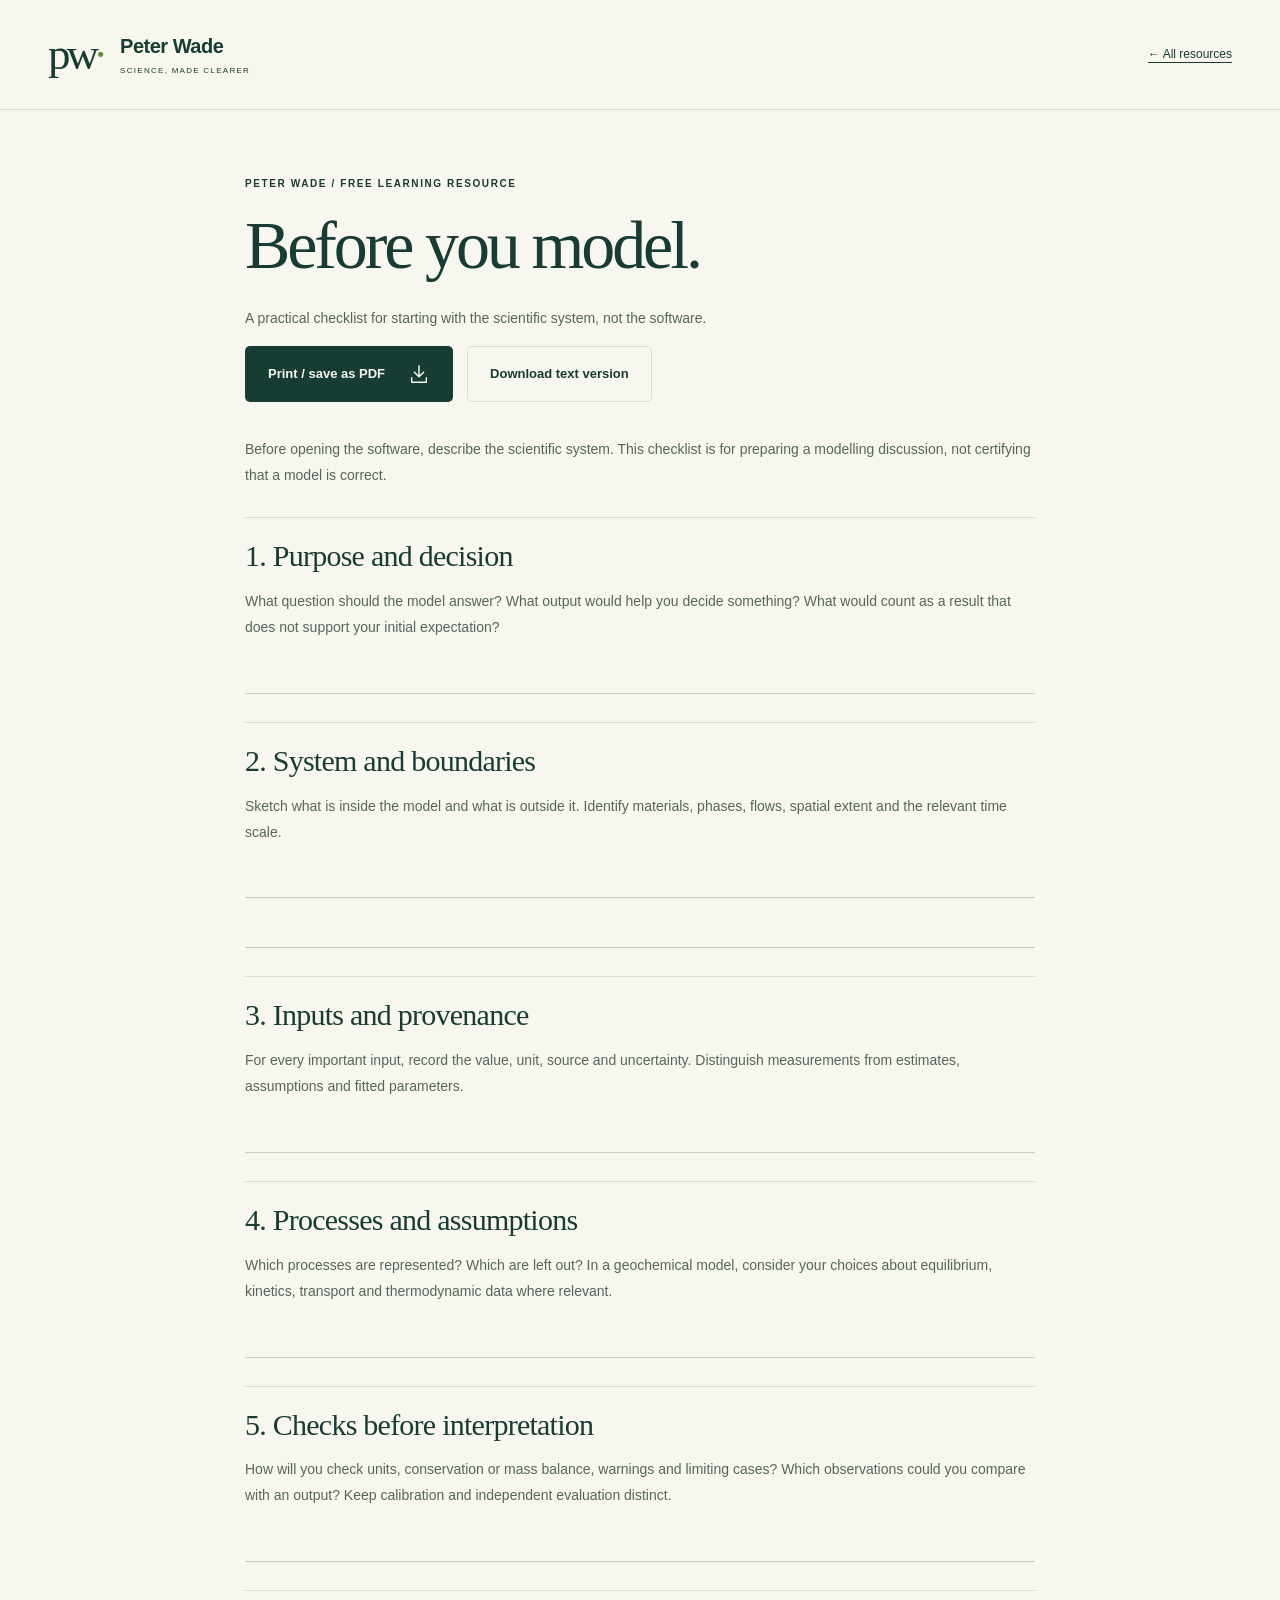
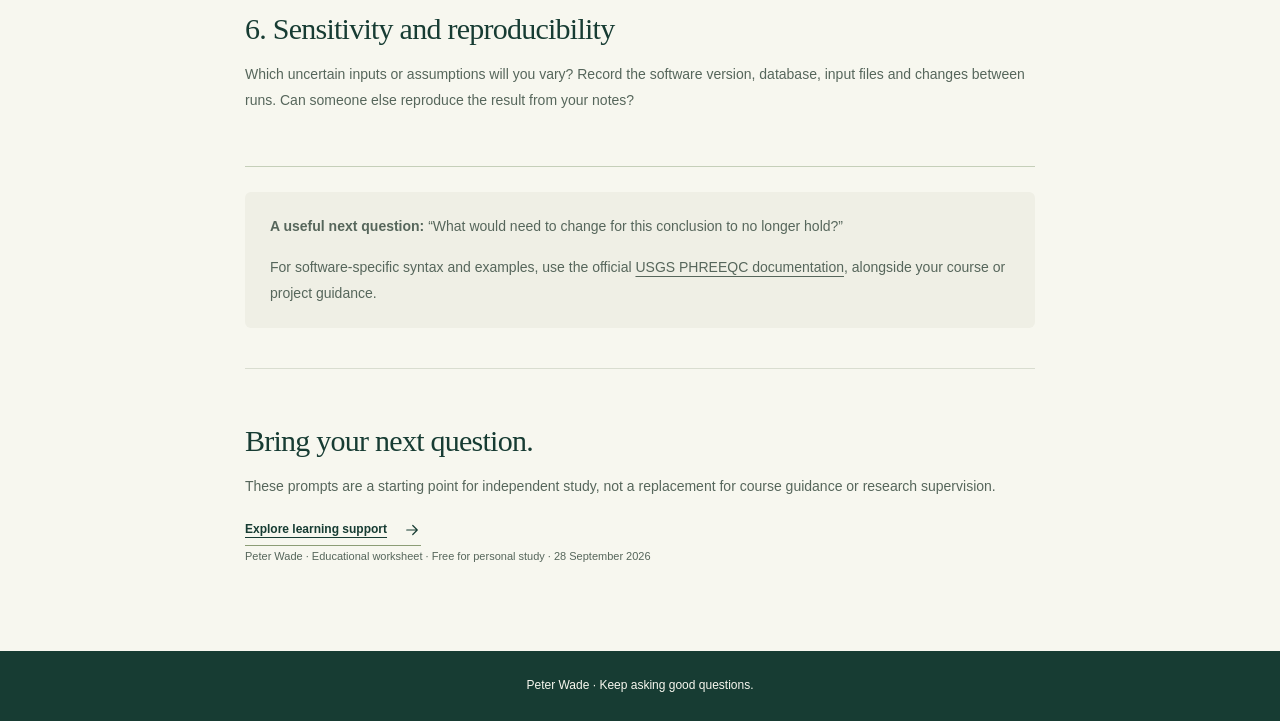
<file: site/resources/model-checklist.html>
<!doctype html><html lang="en-GB"><head><meta charset="utf-8"><meta http-equiv="Content-Security-Policy" content="default-src 'self'; script-src 'sha256-ZwNT0zxuXyxvvttE9nnhlr5XiwEr0ONOGfSAbPnyP4I=' 'sha256-9YUReUkn5ec75nWRlMYoUnqzE7wlZbbFCIGU+TsDaGM=' https://challenges.cloudflare.com; style-src 'sha256-gqODk80WyM+3K4CtICxsuxY5OXwcwDkdLELFj8MnjO8='; img-src 'self' data:; connect-src 'self' https://peter-wade-enquiries.tppricet.workers.dev https://challenges.cloudflare.com; frame-src https://challenges.cloudflare.com; object-src 'none'; base-uri 'self'; form-action 'self'"><meta name="viewport" content="width=device-width, initial-scale=1"><meta name="robots" content="index, follow"><meta name="description" content="A practical checklist for starting with the scientific system, not the software."><meta name="theme-color" content="#183c33"><meta property="og:type" content="website"><meta property="og:site_name" content="Peter Wade | Science, made clearer"><meta property="og:title" content="Before you model. | Peter Wade"><meta property="og:description" content="A practical checklist for starting with the scientific system, not the software."><meta property="og:locale" content="en_GB"><meta name="twitter:card" content="summary_large_image"><link rel="canonical" href="https://dr-peter-wade.github.io/resources/model-checklist.html"><meta property="og:url" content="https://dr-peter-wade.github.io/resources/model-checklist.html"><meta property="og:image" content="https://dr-peter-wade.github.io/assets/social-card.png"><meta property="og:image:type" content="image/png"><meta property="og:image:width" content="1200"><meta property="og:image:height" content="630"><meta property="og:image:alt" content="Dr Peter Wade, educational support. Make sense of the science."><meta name="twitter:image:alt" content="Dr Peter Wade, educational support. Make sense of the science."><script type="application/ld+json">{"@context":"https://schema.org","@graph":[{"@type":"WebSite","@id":"https://dr-peter-wade.github.io/#website","url":"https://dr-peter-wade.github.io/","name":"Peter Wade | Science, made clearer","inLanguage":"en-GB","publisher":{"@id":"https://www.geochemical.consulting/peter-wade#person"}},{"@type":"Person","@id":"https://www.geochemical.consulting/peter-wade#person","name":"Peter Wade","honorificPrefix":"Dr","givenName":"Peter","familyName":"Wade","jobTitle":"Geochemist and hydrogeochemical modeller","url":"https://www.geochemical.consulting/peter-wade","email":"peterwade.za@gmail.com","knowsAbout":["Hydrogeochemistry","Reactive transport","Enhanced rock weathering","Environmental geochemistry","PHREEQC","PHAST"],"worksFor":{"@id":"https://www.geochemical.consulting/#practice"},"alumniOf":[{"@type":"CollegeOrUniversity","name":"University of the Witwatersrand"},{"@type":"OrganizationRole","roleName":"Science Modelling Lead","startDate":"2022-02","endDate":"2026-09","alumniOf":{"@type":"Organization","name":"UNDO Carbon Limited"}},{"@type":"OrganizationRole","roleName":"Research Associate","startDate":"2017-02","endDate":"2022-01","alumniOf":{"@type":"Organization","name":"University of Sheffield"}}],"hasCredential":[{"@type":"EducationalOccupationalCredential","credentialCategory":"degree","name":"PhD in Molecular Dynamics Modelling","dateCreated":"1989","recognizedBy":{"@type":"CollegeOrUniversity","name":"University of the Witwatersrand"}},{"@type":"EducationalOccupationalCredential","credentialCategory":"degree","name":"MSc in Inorganic Chemical Modelling","dateCreated":"1986","recognizedBy":{"@type":"CollegeOrUniversity","name":"University of the Witwatersrand"}}],"sameAs":["https://www.linkedin.com/in/peter-w-wade","https://orcid.org/0000-0002-6197-7769","https://dr-peter-wade.github.io/"]},{"@type":"Organization","@id":"https://www.geochemical.consulting/#practice","name":"Wade Geochemical Consulting","url":"https://www.geochemical.consulting/","description":"Independent geochemical modelling, interpretation and technical advisory practice.","email":"peterwade.za@gmail.com","founder":{"@id":"https://www.geochemical.consulting/peter-wade#person"},"logo":"https://www.geochemical.consulting/assets/logo.png","image":"https://www.geochemical.consulting/assets/social-card.png","knowsAbout":["Hydrogeochemistry","Reactive transport","Enhanced rock weathering","Environmental geochemistry"]},{"@type":"WebPage","@id":"https://dr-peter-wade.github.io/resources/model-checklist.html#webpage","url":"https://dr-peter-wade.github.io/resources/model-checklist.html","name":"Before you model.","description":"A practical checklist for starting with the scientific system, not the software.","isPartOf":{"@id":"https://dr-peter-wade.github.io/#website"},"inLanguage":"en-GB","breadcrumb":{"@id":"https://dr-peter-wade.github.io/resources/model-checklist.html#breadcrumb"},"mainEntity":{"@type":"LearningResource","@id":"https://dr-peter-wade.github.io/resources/model-checklist.html#resource","name":"Before you model.","description":"A practical checklist for starting with the scientific system, not the software.","url":"https://dr-peter-wade.github.io/resources/model-checklist.html","learningResourceType":"Worksheet","author":{"@id":"https://www.geochemical.consulting/peter-wade#person"},"inLanguage":"en-GB","isAccessibleForFree":true,"dateModified":"2026-09-28","associatedMedia":{"@type":"MediaObject","contentUrl":"https://dr-peter-wade.github.io/resources/model-checklist.txt","encodingFormat":"text/plain"}},"about":{"@id":"https://www.geochemical.consulting/peter-wade#person"}},{"@type":"BreadcrumbList","@id":"https://dr-peter-wade.github.io/resources/model-checklist.html#breadcrumb","itemListElement":[{"@type":"ListItem","position":1,"name":"Peter Wade","item":"https://dr-peter-wade.github.io/"},{"@type":"ListItem","position":2,"name":"Before you model.","item":"https://dr-peter-wade.github.io/resources/model-checklist.html"}]}]}</script><title>Before you model. | Peter Wade</title><link rel="icon" href="../assets/favicon.svg" type="image/svg+xml"><link rel="apple-touch-icon" href="../apple-touch-icon.png"><style>:root{--ink:#173c33;--ink-deep:#122e27;--paper:#f7f7ef;--paper-dark:#efefe5;--accent:#e1eea9;--muted:#56665b;--line:#d9ddd0;--white:#fff;--serif:Georgia,'Times New Roman',serif;--sans:Inter,'Segoe UI',Arial,sans-serif;--radius:20px;--wrap:1200px}
*,*::before,*::after{box-sizing:border-box}html{scroll-behavior:smooth;scroll-padding-top:105px}body{margin:0;background:var(--paper);color:var(--ink);font-family:var(--sans);font-size:16px;line-height:1.65;-webkit-font-smoothing:antialiased}h1,h2,h3,h4,p{margin:0}h1,h2{font-family:var(--serif);font-weight:400;line-height:1.06;letter-spacing:-.046em}h1 em,h2 em{font-weight:400;color:#416a45}h2{font-size:clamp(38px,4.25vw,58px)}h3{line-height:1.3;letter-spacing:-.025em}h4{line-height:1.4}p{color:var(--muted)}a{color:inherit;text-decoration:none}button,input,textarea,select{font:inherit}button,a,input,textarea,select,summary{-webkit-tap-highlight-color:transparent}button{cursor:pointer}button:disabled{cursor:not-allowed}a:focus-visible,button:focus-visible,summary:focus-visible,input:focus-visible,textarea:focus-visible,select:focus-visible{outline:3px solid #6c812b;outline-offset:5px}a:hover{text-decoration:none}a:not(.button):not(.brand):not(.resource-card):not(.footer-brand):hover{color:#507636}img,svg{max-width:100%}img{display:block}fieldset{padding:0;border:0;margin:0;min-width:0}[hidden]{display:none!important}.wrap{width:min(var(--wrap),calc(100% - 96px));margin-inline:auto}.icon{width:22px;height:22px;flex:none;vertical-align:middle}.sr-only{position:absolute;width:1px;height:1px;padding:0;margin:-1px;overflow:hidden;clip:rect(0,0,0,0);white-space:nowrap;border:0}.skip-link{position:fixed;top:-100px;left:15px;z-index:100;background:var(--ink);color:var(--white);padding:12px 20px}.skip-link:focus{top:10px}.site-header{position:sticky;top:0;z-index:20;background:rgba(247,247,239,.97);border-bottom:1px solid var(--line)}.header-inner{display:flex;align-items:center;justify-content:space-between;gap:25px;height:100px}.brand{display:flex;align-items:center;gap:18px;flex-shrink:0}.brand-mark{font-family:var(--serif);font-size:45px;letter-spacing:-.09em;line-height:1}.brand-mark>span{color:#699042}.brand-name{font-size:20px;line-height:1.2;font-weight:600;letter-spacing:-.025em}.brand-name>span{display:block;font-size:8px;font-weight:500;letter-spacing:.16em;margin-top:8px}.primary-nav{display:flex;align-items:center;gap:30px;font-size:13px;font-weight:500}.nav-cta{border:1px solid var(--ink);padding:11px 18px;border-radius:5px;display:flex;gap:16px;align-items:center}.nav-cta .icon{width:18px;height:18px}.menu-toggle{display:none;border:1px solid var(--line);background:none;padding:8px 12px;border-radius:4px;color:var(--ink)}.eyebrow{font-size:10px;line-height:1.5;letter-spacing:.16em;font-weight:650;color:var(--ink);margin-bottom:24px}.hero{display:grid;grid-template-columns:1.13fr 1fr;gap:65px;padding-block:65px 64px;align-items:center}.hero .eyebrow{display:flex;align-items:center;gap:12px;margin-bottom:31px}.tiny-star{font-size:25px;line-height:1;font-weight:400}.hero h1{font-size:clamp(62px,6.65vw,91px);line-height:1.01;letter-spacing:-.052em}.hero-description{font-size:16px;max-width:450px;margin-top:29px;line-height:1.8}.hero-actions{display:flex;align-items:center;flex-wrap:wrap;gap:25px;margin-top:31px}.button{display:inline-flex;align-items:center;justify-content:center;gap:23px;padding:16px 22px;border-radius:5px;border:1px solid transparent;font-size:13px;line-height:1.4;font-weight:600;transition:background .18s,transform .18s;min-height:51px}.button:hover{transform:translateY(-2px)}.primary{color:var(--paper);background:var(--ink)}.primary:hover{background:#295643;color:var(--white)}.secondary{border-color:var(--line);background:transparent;color:var(--ink)}.secondary:hover{background:var(--paper-dark)}.quiet-link{font-size:13px;font-weight:500;display:inline-flex;align-items:center;gap:10px}.hero-footnote{font-size:11px;color:var(--muted);display:flex;gap:13px;align-items:center;margin-top:29px}.small-line{width:24px;height:1px;background:#7b8b75}.science-card{position:relative;background:var(--ink);border-radius:7px;color:var(--accent);height:509px;overflow:hidden}.science-top{position:absolute;top:27px;left:30px;right:30px;display:flex;align-items:center;justify-content:space-between;z-index:1;font-size:8px;line-height:1.7;letter-spacing:.2em}.science-top .icon{width:29px;height:29px}.clarity-art{position:absolute;width:105%;max-width:none;height:455px;object-fit:contain;left:-3%;top:38px}.science-sticker{position:absolute;left:25px;bottom:66px;background:var(--accent);color:var(--ink);padding:17px 22px;transform:rotate(-5deg);font-family:var(--serif);font-size:17px;line-height:1.35;box-shadow:0 6px 14px #0001}.science-sticker strong{font-weight:400;font-style:italic;font-size:23px}.science-bottom{position:absolute;bottom:0;left:0;right:0;height:47px;border-top:1px solid #ffffff24;display:flex;gap:20px;align-items:center;justify-content:center;font-size:8px;letter-spacing:.12em}.topic-strip{border-block:1px solid var(--line)}.topic-list{min-height:75px;display:flex;gap:35px;align-items:center;justify-content:space-between;font-size:14px;font-family:var(--serif);flex-wrap:wrap;padding-block:15px}.topic-list i{font-style:normal;color:#7d915b;font-size:17px}.section{padding-block:92px}.section-heading{display:flex;align-items:flex-end;justify-content:space-between;gap:40px;margin-bottom:45px}.section-heading>.eyebrow{margin-bottom:15px}.section-heading>p{max-width:360px;font-size:14px;line-height:1.8;padding-bottom:5px}.section-heading .eyebrow{margin-bottom:20px}.level-tabs{display:flex;gap:10px;flex-wrap:wrap;margin-bottom:21px}.level-tab{flex:1;white-space:nowrap;padding:13px 18px;background:transparent;border:1px solid var(--line);border-radius:5px;color:var(--muted);font-size:13px;font-weight:500;min-height:49px}.level-tab:hover{border-color:#7b8b75}.level-tab[aria-selected=true]{background:var(--ink);border-color:var(--ink);color:var(--paper)}.level-panel{background:var(--paper-dark);border-radius:7px;padding:42px 44px 22px;display:grid;grid-template-columns:1fr 1fr;gap:30px 60px;margin-top:15px}.section-number{font-size:9px;letter-spacing:.13em;color:var(--muted);font-weight:600}.panel-intro h3{font-family:var(--serif);font-size:33px;font-weight:400;line-height:1.17;margin-top:19px;max-width:360px}.panel-intro>p{font-size:14px;line-height:1.9;margin-top:18px}.level-caption{display:inline-block;font-size:10px;color:var(--muted);margin-top:23px}.support-point{display:flex;align-items:flex-start;gap:15px;margin-bottom:21px}.support-point>.icon{width:20px;height:20px;background:#dce7c2;border-radius:50%;padding:3px;margin-top:3px}.support-point h4{font-size:14px;font-weight:600}.support-point p{font-size:12px;line-height:1.7;margin-top:5px}.text-link{display:inline-flex;align-items:center;gap:16px;font-size:12px;font-weight:600;border-bottom:1px solid #8c9d76;padding-bottom:5px}.text-link>.icon{width:18px;height:18px}.panel-note{grid-column:1/-1;border-top:1px solid #d8dbce;padding-top:16px;font-size:10px;line-height:1.7}.subjects-section{background:#edf0e4}.subject-grid{display:grid;grid-template-columns:repeat(3,1fr);gap:18px}.subject-card{padding:27px 29px 31px;background:var(--paper);border:1px solid #dde2d1;border-radius:6px}.subject-icon{display:inline-grid;place-items:center;background:#e4ead5;border-radius:50%;width:44px;height:44px;margin-bottom:24px}.subject-icon .icon{width:24px;height:24px}.subject-card h3{font-family:var(--serif);font-size:23px;font-weight:400;margin-bottom:13px}.subject-card p{font-size:13px;line-height:1.85}.steps{display:grid;grid-template-columns:repeat(3,1fr);gap:43px;padding-top:3px}.step-number{display:block;width:42px;height:42px;border:1px solid #afbc96;border-radius:50%;text-align:center;line-height:41px;font-size:11px;margin-bottom:23px}.steps h3{font-family:var(--serif);font-weight:400;font-size:24px;margin-bottom:15px}.steps p{font-size:13px;line-height:1.9}.integrity-note{display:flex;align-items:center;gap:18px;padding:20px 26px;border:1px solid var(--line);border-radius:6px;margin-top:41px}.integrity-note>.icon{width:27px;height:27px}.integrity-note p{font-size:12px}.integrity-note strong{color:var(--ink);font-weight:600;margin-right:8px}.about-section{background:var(--ink);padding-block:78px;color:var(--paper)}.about-grid{display:grid;grid-template-columns:1fr 1fr;gap:90px}.about-section .eyebrow{color:#d1dcbb}.about-section h2{font-size:54px;line-height:1.08}.about-section h2 em{color:var(--accent)}.experience{display:flex;align-items:center;gap:27px;border-top:1px solid #ffffff2c;margin-top:38px;padding-top:28px}.experience>span{font-size:66px;font-family:var(--serif);line-height:1;color:var(--accent);letter-spacing:-.05em}.experience>span>span{font-size:36px;vertical-align:top}.experience p{color:#d3decc;font-size:12px;line-height:1.8}.experience-note{font-size:9px!important;line-height:1.6;color:#bfcebd!important;margin-top:15px}.name-label{font-size:10px;letter-spacing:.15em;color:var(--accent);font-weight:600}.about-copy>p{color:#c7d5c8;font-size:13px;line-height:1.85;margin-top:19px}.about-copy .large-copy{font-family:var(--serif);font-size:26px;line-height:1.4;color:var(--paper);letter-spacing:-.025em;margin-top:21px}.about-tags{display:flex;gap:7px;flex-wrap:wrap;margin-top:25px}.about-tags span{padding:5px 10px;border:1px solid #ffffff30;border-radius:30px;font-size:9px;color:#d8e1ca}.research-links{border-top:1px solid #ffffff2c;margin-top:26px;padding-top:16px}.research-links summary{display:flex;align-items:center;justify-content:space-between;cursor:pointer;font-size:11px;list-style:none}.research-links a{display:block;color:var(--accent);font-size:11px;margin-top:17px;line-height:1.6;text-decoration:underline;text-underline-offset:4px}.research-links p{color:#c7d5c8;font-size:10px;line-height:1.7;margin-top:16px}.resource-grid{display:grid;grid-template-columns:repeat(3,1fr);gap:18px}.resource-card{display:flex;flex-direction:column;border:1px solid var(--line);border-radius:6px;padding:25px 26px 23px;transition:transform .2s,background .2s}.resource-card:nth-child(2){background:#eef0e1}.resource-card:nth-child(3){background:#e6eadc}.resource-card:hover{background:#e5eccd;transform:translateY(-5px)}.resource-top{display:flex;justify-content:space-between;gap:10px;align-items:center;margin-bottom:35px}.resource-top>span{font-size:8px;letter-spacing:.11em;color:var(--muted);font-weight:600}.resource-top>.icon{width:18px;height:18px}.resource-card h3{font-size:29px;font-family:var(--serif);font-weight:400;margin-bottom:19px}.resource-card h4{font-size:13px;font-weight:500;line-height:1.6;margin-bottom:11px}.resource-card p{font-size:12px;line-height:1.8;margin-bottom:28px}.resource-bottom{display:flex;align-items:center;justify-content:space-between;gap:10px;border-top:1px solid #cfd5c4;padding-top:17px;font-size:10px;font-weight:600;margin-top:auto}.resource-bottom>.icon{width:17px;height:17px}.faq-section{border-top:1px solid var(--line);display:grid;grid-template-columns:.85fr 1.4fr;gap:70px;padding-top:76px}.faq-section>div>p:not(.eyebrow){font-size:13px;margin-top:23px}.faq-list details{border-bottom:1px solid var(--line)}.faq-list details:first-child{border-top:1px solid var(--line)}.faq-list summary{list-style:none;cursor:pointer;display:flex;align-items:center;justify-content:space-between;gap:25px;font-size:13px;font-weight:500;padding:23px 0;min-height:64px}.faq-list summary>.icon{width:19px;height:19px}summary::-webkit-details-marker{display:none}details[open]>summary>.icon{transform:rotate(45deg)}.faq-list details>p{padding:0 36px 23px 0;font-size:12px;line-height:1.9}.contact-section{background:#e3ebce;padding-block:80px}.contact-grid{display:grid;grid-template-columns:1fr 1.12fr;gap:75px}.contact-copy{padding-top:16px}.contact-copy h2{font-size:63px}.contact-copy>p:not(.eyebrow){margin-top:25px;max-width:370px;font-size:14px;line-height:1.9}.contact-note{display:flex;gap:16px;margin-top:34px;max-width:360px}.contact-note>span{width:40px;height:40px;flex:none;display:grid;place-items:center;border:1px solid #b0c298;border-radius:50%}.contact-note p{font-size:11px;line-height:1.9}.contact-copy .contact-status{border-top:1px solid #c0d0aa;padding-top:18px;font-size:10px!important;line-height:1.7!important}.direct-email{font-size:14px;display:inline-block;margin-top:15px;overflow-wrap:anywhere;text-decoration:underline}.contact-form-card{background:var(--paper);border-radius:7px;padding:31px}.form-row{display:grid;grid-template-columns:1fr 1fr;gap:16px}.field{margin-bottom:17px}.field label{display:block;font-size:10px;line-height:1.6;font-weight:600;margin-bottom:7px}.field input,.field select,.field textarea,.draft-panel textarea{width:100%;border:1px solid #cdd4c2;border-radius:4px;background:#fcfcf7;color:var(--ink);padding:11px 12px;font-size:12px;line-height:1.5;min-height:44px}.field select{padding-right:25px}.field textarea{resize:vertical;min-height:105px}input::placeholder,textarea::placeholder{color:#65745e;opacity:1}.checkbox-label{display:flex;align-items:flex-start;gap:10px;font-size:10px;line-height:1.7;margin-block:3px 20px;color:var(--muted)}.checkbox-label input{accent-color:var(--ink);width:16px;height:16px;flex:none;margin:1px 0 0}.form-submit{width:100%;justify-content:space-between}.form-footnote{font-size:9px;line-height:1.7;margin-top:13px;color:#606f56}.form-footnote a{text-decoration:underline;text-underline-offset:3px}.draft-panel{margin-top:25px;padding-top:24px;border-top:1px solid var(--line)}.draft-panel h3{font-size:23px;font-family:var(--serif);font-weight:400}.draft-panel p{font-size:11px;margin-top:12px;margin-bottom:13px}.draft-panel textarea{font-size:11px;resize:vertical}.draft-actions{display:flex;flex-wrap:wrap;gap:10px;margin-top:15px}.draft-actions .button{padding:12px 15px;font-size:11px;min-height:44px}.site-footer{background:var(--ink-deep);color:var(--paper);padding-block:40px}.footer-inner{display:flex;align-items:center;justify-content:space-between;gap:25px}.footer-brand{font-family:var(--serif);font-size:29px;line-height:1.2}.footer-brand span{display:block;font-family:var(--sans);font-size:9px;color:#c4d0ba;margin-top:10px;letter-spacing:.03em}.footer-links{display:flex;align-items:center;gap:28px;font-size:10px;color:#d1dac6}.footer-links small{font-size:9px}.notice{padding:18px;border:1px solid #b6c48e;border-radius:6px;margin-block:18px;font-size:13px;line-height:1.7}.article-header{padding-block:32px;position:static}.article-header .header-inner{height:auto}.back-link{font-size:12px;text-decoration:underline;text-underline-offset:4px}.article-main{width:min(790px,calc(100% - 64px));margin:65px auto 85px}.article-main h1{font-size:clamp(45px,6vw,68px);margin-bottom:25px}.article-lead{font-size:18px;line-height:1.7;margin-bottom:28px}.article-main h2{font-size:30px;margin-top:34px;margin-bottom:17px;letter-spacing:-.025em}.article-main h3{font-size:19px;margin-block:24px 11px}.article-main p,.article-main li{font-size:14px;line-height:1.85;margin-bottom:15px}.article-main ol,.article-main ul{padding-left:23px}.article-main li{padding-left:6px}.article-main a:not(.button){text-decoration:underline;text-underline-offset:4px}.article-main .eyebrow{font-size:10px}.article-actions{display:flex;flex-wrap:wrap;gap:14px;margin-bottom:35px}.worksheet-step{border-top:1px solid var(--line);padding-top:22px;margin-top:28px}.worksheet-step h2{margin-top:0}.writing-line{height:38px;border-bottom:1px solid #c5cfb9;margin-bottom:12px}.example-block{background:var(--paper-dark);padding:22px 25px;border-radius:6px;margin:25px 0}.example-block p:last-child{margin-bottom:0}.article-end{border-top:1px solid var(--line);margin-top:40px;padding-top:22px}.resource-footer{font-size:11px!important;color:var(--muted)}.footer-simple{background:var(--ink);color:var(--paper);padding:25px;text-align:center;font-size:12px}
@media(min-width:1450px){.hero h1{font-size:96px}.hero{gap:70px}.science-card{height:535px}.clarity-art{height:480px}}
@media(max-width:1100px){.wrap{width:calc(100% - 64px)}.primary-nav{gap:20px}.brand-name{font-size:18px}.hero{gap:35px;padding-block:50px}.hero h1{font-size:76px}.science-card{height:485px}.clarity-art{height:430px}.hero-actions{gap:17px}.hero-actions .button{padding:15px 17px;font-size:12px;gap:13px}.hero-description{font-size:14px}.topic-list{gap:15px;font-size:13px}.level-panel{padding:33px 32px 20px;gap:25px 35px}.about-grid{gap:50px}.contact-grid{gap:45px}.contact-copy h2{font-size:55px}.subject-card{padding:24px}.section{padding-block:75px}}
@media(max-width:900px){.header-inner{height:84px}.brand{gap:13px}.brand-name>span{font-size:7px}.primary-nav{gap:16px;font-size:11px}.nav-cta{padding:9px 12px;gap:8px}.hero{gap:30px}.hero h1{font-size:63px}.hero .eyebrow{font-size:8px;letter-spacing:.11em;gap:9px}.science-card{height:438px}.clarity-art{height:390px;top:26px}.science-sticker{font-size:14px;padding:14px 17px}.science-sticker strong{font-size:20px}.science-bottom{font-size:6px;gap:14px}.hero-actions{gap:17px;align-items:flex-start;flex-direction:column}.hero-footnote{font-size:9px;line-height:1.8}.section-heading>p{max-width:300px;font-size:12px}.level-tabs{gap:7px}.level-tab{padding-inline:11px;font-size:11px}.panel-intro h3{font-size:28px}.subject-card h3{font-size:21px}.subject-card p{font-size:12px}.about-section h2{font-size:45px}.about-copy .large-copy{font-size:23px}.experience{gap:18px}.experience>span{font-size:58px}.experience p{font-size:10px}.resource-card{padding:24px 20px}.resource-card h3{font-size:25px}.resource-top>span{font-size:7px}.faq-section{gap:40px}.contact-grid{gap:30px}.contact-form-card{padding:24px}.form-row{grid-template-columns:1fr;gap:0}.contact-copy h2{font-size:49px}}
@media(max-width:720px){html{scroll-padding-top:90px}.wrap{width:calc(100% - 40px)}.header-inner{height:78px}.brand-name{font-size:18px}.brand-mark{font-size:38px}.brand-name>span{font-size:7px;margin-top:6px}.menu-toggle{display:inline-flex;align-items:center;gap:12px;font-size:11px;min-height:40px}.primary-nav{display:none;position:absolute;top:78px;left:0;right:0;padding:15px 20px 22px;background:var(--paper);border-bottom:1px solid var(--line);box-shadow:0 10px 20px #1232;flex-direction:column;align-items:stretch;gap:0;font-size:14px}.primary-nav.open{display:flex}.primary-nav>a{padding:12px 10px}.primary-nav .nav-cta{margin-top:9px;justify-content:space-between}.hero{grid-template-columns:1fr;gap:34px;padding-block:42px 32px}.hero h1{font-size:clamp(56px,12vw,79px);line-height:1.02}.hero .eyebrow{font-size:8px;letter-spacing:.12em;margin-bottom:23px}.hero-description{font-size:14px;line-height:1.85;max-width:490px;margin-top:23px}.hero-actions{flex-direction:row;align-items:center;gap:23px;margin-top:24px}.hero-actions .button{font-size:12px;padding:15px 17px;gap:12px}.quiet-link{font-size:12px}.hero-footnote{font-size:10px;margin-top:23px}.science-card{height:380px;max-width:580px}.science-top{left:23px;right:23px;top:20px;font-size:7px}.clarity-art{height:344px;top:4px;left:0;width:100%}.science-sticker{bottom:66px;left:21px}.science-bottom{font-size:7px;height:44px;gap:30px}.topic-list{justify-content:center;gap:6px 19px;min-height:70px;font-size:11px;padding-block:15px}.topic-list i{font-size:11px}.topic-list i:nth-of-type(2){display:none}.section{padding-block:56px}.section-heading{display:block;margin-bottom:30px}.section-heading h2{font-size:43px}.section-heading .eyebrow{margin-bottom:17px}.section-heading>p{margin-top:22px;font-size:13px;max-width:500px}.section-heading>p br{display:none}.level-tabs{gap:7px}.level-tab{flex:1 1 auto;padding:11px 14px;font-size:11px;min-height:45px}.level-panel{grid-template-columns:1fr;padding:26px 23px 18px;gap:29px;margin-top:12px}.panel-intro h3{font-size:30px;margin-top:15px;max-width:100%}.panel-intro>p{font-size:13px;margin-top:16px}.level-caption{font-size:9px;margin-top:18px}.support-point{gap:12px;margin-bottom:20px}.support-point h4{font-size:13px}.support-point p{font-size:12px}.panel-note{font-size:10px;line-height:1.8;padding-top:18px}.subject-grid{grid-template-columns:1fr 1fr;gap:12px}.subject-card{padding:23px 18px}.subject-icon{width:37px;height:37px;margin-bottom:18px}.subject-icon .icon{width:21px;height:21px}.subject-card h3{font-size:22px}.subject-card p{font-size:12px;line-height:1.8}.steps{grid-template-columns:1fr;gap:27px}.steps article{position:relative;padding-left:61px;min-height:70px}.step-number{position:absolute;left:0;top:3px;width:36px;height:36px;line-height:35px;font-size:10px}.steps h3{font-size:24px;margin-bottom:9px}.steps p{font-size:12px;line-height:1.9}.integrity-note{align-items:flex-start;padding:19px 18px;margin-top:28px;gap:15px}.integrity-note p{font-size:11px;line-height:1.85}.integrity-note strong{display:block;margin-bottom:5px}.about-section{padding-block:54px}.about-grid{grid-template-columns:1fr;gap:37px}.about-section h2{font-size:44px}.experience{margin-top:29px;padding-top:22px;gap:25px}.experience>span{font-size:63px}.experience p{font-size:12px}.about-copy .large-copy{font-size:27px;line-height:1.4}.about-copy>p{font-size:13px}.about-tags span{font-size:10px}.research-links summary{font-size:12px}.research-links a{font-size:12px}.research-links p{font-size:10px}.resource-grid{grid-template-columns:1fr;gap:14px}.resource-card{padding:25px}.resource-top{margin-bottom:22px}.resource-top>span{font-size:9px}.resource-card h3{font-size:32px;margin-bottom:14px}.resource-card h4{font-size:14px}.resource-card p{font-size:13px;margin-bottom:23px}.resource-bottom{font-size:11px}.faq-section{grid-template-columns:1fr;gap:29px}.faq-list summary{font-size:13px;padding-block:21px}.faq-list details>p{font-size:12px}.contact-section{padding-block:52px}.contact-grid{grid-template-columns:1fr;gap:29px}.contact-copy{padding-top:0}.contact-copy h2{font-size:52px}.contact-copy>p:not(.eyebrow){max-width:100%;font-size:13px}.contact-note{max-width:100%;margin-top:24px}.contact-note p{font-size:11px}.contact-form-card{padding:24px 21px}.form-row{grid-template-columns:1fr 1fr;gap:12px}.field label{font-size:10px}.field input,.field select,.field textarea,.draft-panel textarea{font-size:16px;padding:10px}.field input::placeholder,.field textarea::placeholder{font-size:12px}.field select{font-size:13px;min-height:46px}.checkbox-label{font-size:11px}.form-footnote{font-size:10px}.footer-inner{align-items:flex-start;flex-direction:column;gap:27px}.footer-links{flex-wrap:wrap;gap:20px;font-size:10px}.footer-links small{font-size:9px}.site-footer{padding-block:32px}.article-header{padding-block:23px}.article-header .header-inner{height:auto}.article-main{width:calc(100% - 40px);margin-block:40px 55px}.article-main h1{font-size:48px}.article-main .article-lead{font-size:17px}.article-main p,.article-main li{font-size:14px}.article-main h2{font-size:27px}.article-actions{gap:10px}.article-actions .button{font-size:11px;padding:12px 16px}.back-link{font-size:11px}.article-header .brand-name>span{display:none}}
@media(max-width:380px){.wrap{width:calc(100% - 32px)}.hero h1{font-size:55px}.hero-actions{gap:17px}.hero-actions .button{font-size:11px;padding:14px 12px;gap:8px}.quiet-link{font-size:11px;gap:6px}.subject-grid{grid-template-columns:1fr}.form-row{grid-template-columns:1fr;gap:0}.science-bottom{gap:17px}.topic-list{gap:6px 10px}.level-tab{padding-inline:10px}.section-heading h2{font-size:39px}}
@media(prefers-reduced-motion:reduce){html{scroll-behavior:auto}*,*::before,*::after{transition:none!important;animation:none!important}.button:hover,.resource-card:hover{transform:none}}
@media print{body{background:white;color:black;font-size:11pt}.site-header,.site-footer,.footer-simple,.article-actions,.article-end,.back-link,.no-print{display:none!important}.article-main{width:100%;max-width:none;margin:0}.article-main h1{font-size:30pt}.article-main h2{font-size:16pt;break-after:avoid}.article-main h3{font-size:13pt}.article-main p,.article-main li{font-size:10pt;line-height:1.5;color:#222}.article-main a{color:black}.worksheet-step{break-inside:avoid;margin-top:17px;padding-top:13px}.writing-line{height:24px}.example-block{background:#f4f4f4;padding:15px}.article-lead{margin-bottom:15px}.resource-footer{margin-top:20px}.article-main .eyebrow{font-size:8pt}body:has(.hero)::before{content:attr(data-print-title);display:block;padding:20px;font-size:20pt}.hero,.section,.contact-section,.about-section{break-inside:avoid}.science-card,.level-tabs,.contact-form-card{display:none}.level-panel[hidden]{display:grid!important}.hero,.about-grid,.contact-grid,.faq-section{display:block}.wrap{width:95%}.section{padding-block:20px}.about-section,.contact-section{background:white;color:black}.about-copy>p,.about-copy .large-copy,.about-section .eyebrow{color:black}}
.offer-paths .subject-grid{align-items:stretch}.offer-card{display:flex;flex-direction:column;gap:13px}.offer-card .eyebrow{color:#416a45}.offer-card h3{font-family:var(--serif);font-size:clamp(23px,2.5vw,31px);font-weight:400}.offer-card .offer-boundary{font-size:13px}.offer-card .text-link{margin-top:auto;padding-top:10px}.offer-example{margin-top:25px}.offer-example a{text-decoration:underline;text-underline-offset:4px}@media(max-width:720px){.offer-paths .subject-grid{grid-template-columns:1fr}}</style></head><body><header class="site-header article-header"><div class="wrap header-inner"><a class="brand" href="../index.html"><span class="brand-mark" aria-hidden="true">pw<span>·</span></span><span class="brand-name">Peter Wade <span>SCIENCE, MADE CLEARER</span></span></a><a class="back-link" href="../index.html#resources">← All resources</a></div></header><main class="article-main" id="main"><p class="eyebrow">PETER WADE / FREE LEARNING RESOURCE</p><h1>Before you model.</h1><p class="article-lead">A practical checklist for starting with the scientific system, not the software.</p><div class="article-actions"><button class="button primary" type="button" data-print>Print / save as PDF <svg class="icon" viewBox="0 0 24 24" fill="none" stroke="currentColor" stroke-width="1.6" stroke-linecap="round" stroke-linejoin="round" aria-hidden="true"><path d="M12 3v12m-5-5 5 5 5-5M4 16v5h16v-5"/></svg></button><a class="button secondary" href="model-checklist.txt" download>Download text version</a></div><p>Before opening the software, describe the scientific system. This checklist is for preparing a modelling discussion, not certifying that a model is correct.</p>
<section class="worksheet-step"><h2>1. Purpose and decision</h2><p>What question should the model answer? What output would help you decide something? What would count as a result that does not support your initial expectation?</p><div class="writing-line"></div></section>
<section class="worksheet-step"><h2>2. System and boundaries</h2><p>Sketch what is inside the model and what is outside it. Identify materials, phases, flows, spatial extent and the relevant time scale.</p><div class="writing-line"></div><div class="writing-line"></div></section>
<section class="worksheet-step"><h2>3. Inputs and provenance</h2><p>For every important input, record the value, unit, source and uncertainty. Distinguish measurements from estimates, assumptions and fitted parameters.</p><div class="writing-line"></div></section>
<section class="worksheet-step"><h2>4. Processes and assumptions</h2><p>Which processes are represented? Which are left out? In a geochemical model, consider your choices about equilibrium, kinetics, transport and thermodynamic data where relevant.</p><div class="writing-line"></div></section>
<section class="worksheet-step"><h2>5. Checks before interpretation</h2><p>How will you check units, conservation or mass balance, warnings and limiting cases? Which observations could you compare with an output? Keep calibration and independent evaluation distinct.</p><div class="writing-line"></div></section>
<section class="worksheet-step"><h2>6. Sensitivity and reproducibility</h2><p>Which uncertain inputs or assumptions will you vary? Record the software version, database, input files and changes between runs. Can someone else reproduce the result from your notes?</p><div class="writing-line"></div></section>
<div class="example-block"><p><strong>A useful next question:</strong> “What would need to change for this conclusion to no longer hold?”</p><p>For software-specific syntax and examples, use the official <a href="https://www.usgs.gov/software/phreeqc-version-3" target="_blank" rel="noopener noreferrer">USGS PHREEQC documentation</a>, alongside your course or project guidance.</p></div><div class="article-end"><h2>Bring your next question.</h2><p>These prompts are a starting point for independent study, not a replacement for course guidance or research supervision.</p><a class="text-link" href="../index.html#support">Explore learning support <svg class="icon" viewBox="0 0 24 24" fill="none" stroke="currentColor" stroke-width="1.6" stroke-linecap="round" stroke-linejoin="round" aria-hidden="true"><path d="M5 12h14M13 6l6 6-6 6"/></svg></a></div><p class="resource-footer">Peter Wade · Educational worksheet · Free for personal study · 28 September 2026</p></main><footer class="footer-simple">Peter Wade · Keep asking good questions.</footer><script>window.PETER_WADE_SITE = Object.freeze({"contactEmail": "", "siteUrl": "https://dr-peter-wade.github.io/", "launchApproved": false, "enquiryEndpoint": "https://peter-wade-enquiries.tppricet.workers.dev/api/enquiry", "turnstileSiteKey": "0x4AAAAAAFXaj2lld7sP2DqK", "enquiryServiceEnabled": true, "messages": {"status_draft": "This enquiry tool prepares an email draft. Nothing is sent or stored by the website. Scope, fees and availability are agreed separately.", "status_send": "Prepare a draft, then review and send it after verification. Scope, fees and availability are agreed separately.", "send": "Send enquiry to Peter", "verification_unavailable": "Verification is unavailable. Your draft has not been sent.", "verification_required": "Complete the verification before sending.", "sending": "Sending your enquiry\u2026", "sent": "Your enquiry has been sent. Please allow time for a reply.", "not_confirmed": "Delivery was not confirmed. Please keep or copy your draft and try again later.", "subject": "Educational enquiry: {topic}", "draft_lines": ["Hello Peter,", "", "{message}", "", "My details:", "Name: {name}", "Email: {email}", "Learning stage: {level}", "Subject / topic: {topic}", "Enquiry made by an adult or parent/guardian.", "", "Thank you,", "{name}"], "ready_email": "Your draft is ready. It has not been sent. Open your email app to review it and send it to {email}. You can also copy the text below.", "ready_send": "Your draft is ready. Review it, complete verification and press Send. Nothing has been sent yet.", "ready_preview": "Preview only: Peter\u2019s contact address has not been connected. Nothing has been sent. You can copy this draft, but enquiries are not open through this preview.", "copied": "Draft copied. Nothing has been sent.", "selected": "Your draft is selected. Use Copy on your device, or press Ctrl+C / Command+C. Nothing has been sent."}});</script><script>(() => {
  'use strict';
  document.documentElement.classList.add('js');
  const config = window.PETER_WADE_SITE || {};
  // Visitor-facing text comes from shared_data via the generated site-config.js.
  const messages = config.messages || {};
  const fillIn = (template, values) => String(template || '').replace(/\{(\w+)\}/g, (match, key) => (key in values ? values[key] : match));
  const email = typeof config.contactEmail === 'string' ? config.contactEmail.trim() : '';
  const emailReady = /^[^\s@<>]+@[^\s@<>]+\.[^\s@<>]+$/.test(email) && !/[\r\n?#]/.test(email);
  const contactReady = config.launchApproved === true && emailReady;
  const sendReady = config.launchApproved === true && config.enquiryServiceEnabled === true &&
    typeof config.enquiryEndpoint === 'string' && config.enquiryEndpoint.startsWith('https://') &&
    typeof config.turnstileSiteKey === 'string' && Boolean(config.turnstileSiteKey);
  const ready = contactReady || sendReady;
  document.querySelectorAll('[data-year]').forEach(el => { el.textContent = String(new Date().getFullYear()); });

  const menu = document.querySelector('.menu-toggle');
  const nav = document.getElementById('primary-nav');
  if (menu && nav) {
    const closeMenu = () => { nav.classList.remove('open'); menu.setAttribute('aria-expanded', 'false'); };
    menu.addEventListener('click', () => { const open = menu.getAttribute('aria-expanded') !== 'true'; menu.setAttribute('aria-expanded', String(open)); nav.classList.toggle('open', open); });
    nav.querySelectorAll('a').forEach(a => a.addEventListener('click', closeMenu));
    document.addEventListener('keydown', e => { if (e.key === 'Escape' && nav.classList.contains('open')) { closeMenu(); menu.focus(); } });
    document.addEventListener('click', e => { if (!nav.contains(e.target) && !menu.contains(e.target)) closeMenu(); });
    window.matchMedia('(min-width: 721px)').addEventListener('change', closeMenu);
  }

  const tabs = [...document.querySelectorAll('.level-tab')];
  const tablist = document.querySelector('.level-tabs');
  if (tablist && tabs.length) {
    tablist.setAttribute('role', 'tablist');
    tabs.forEach(tab => { tab.setAttribute('role', 'tab'); const panel=document.getElementById(tab.getAttribute('aria-controls')); if(panel) {panel.setAttribute('role','tabpanel'); panel.tabIndex=0;} });
    const activate = (target, focus = false) => {
      tabs.forEach(tab => { const active=tab===target; tab.setAttribute('aria-selected',String(active)); tab.tabIndex=active?0:-1; const panel=document.getElementById(tab.getAttribute('aria-controls')); if(panel) panel.hidden=!active; });
      if(focus) target.focus();
    };
    tabs.forEach((tab,index) => {
      tab.addEventListener('click',()=>activate(tab));
      tab.addEventListener('keydown',e=>{
        let next;
        if(e.key==='ArrowRight')next=(index+1)%tabs.length;
        if(e.key==='ArrowLeft')next=(index-1+tabs.length)%tabs.length;
        if(e.key==='Home')next=0;
        if(e.key==='End')next=tabs.length-1;
        if(next!==undefined){e.preventDefault();activate(tabs[next],true);}
      });
    });
    activate(tabs.find(tab=>tab.dataset.level==='undergraduate') || tabs[0]);
    document.querySelectorAll('[data-offer-level]').forEach(link=>link.addEventListener('click',()=>{
      const target=tabs.find(tab=>tab.dataset.level===link.dataset.offerLevel);
      if(target)activate(target);
    }));
  }
  document.querySelectorAll('[data-select-level]').forEach(link=>link.addEventListener('click',()=>{const field=document.getElementById('enquiry-level');if(field)field.value=link.dataset.selectLevel;}));
  document.querySelectorAll('[data-print]').forEach(button=>button.addEventListener('click',()=>window.print()));
  document.querySelectorAll('[data-contact-email]').forEach(el=>{if(contactReady){el.textContent=email;el.href='mailto:'+email;}else{el.removeAttribute('href');}});
  document.querySelectorAll('[data-preview-only]').forEach(el=>{el.hidden=ready;});
  const status=document.getElementById('contact-status');
  const direct=document.getElementById('direct-email');
  if(ready){
    if(status)status.textContent=sendReady?messages.status_send:messages.status_draft;
    if(direct && contactReady){direct.textContent=email;direct.href='mailto:'+email;direct.hidden=false;}
  }

  const form=document.getElementById('enquiry-form');
  if(!form)return;
  const panel=document.getElementById('draft-panel');
  const draftText=document.getElementById('draft-text');
  const draftStatus=document.getElementById('draft-status');
  const emailLink=document.getElementById('open-email');
  let sendButton;
  let turnstileWidget;
  if(sendReady){
    const verification=document.createElement('div');
    verification.className='enquiry-verification';
    const challenge=document.createElement('div');
    verification.appendChild(challenge);
    sendButton=document.createElement('button');
    sendButton.type='button';
    sendButton.className='button primary';
    sendButton.textContent=messages.send;
    sendButton.hidden=true;
    verification.appendChild(sendButton);
    panel.appendChild(verification);
    const script=document.createElement('script');
    script.src='https://challenges.cloudflare.com/turnstile/v0/api.js?render=explicit';
    script.async=true;
    script.onload=()=>{turnstileWidget=window.turnstile.render(challenge,{sitekey:config.turnstileSiteKey,action:'enquiry'});};
    script.onerror=()=>{draftStatus.textContent=messages.verification_unavailable;};
    document.head.appendChild(script);
    sendButton.addEventListener('click',async()=>{
      const token=turnstileWidget===undefined?'':window.turnstile.getResponse(turnstileWidget);
      if(!token){draftStatus.textContent=messages.verification_required;return;}
      sendButton.disabled=true;
      draftStatus.textContent=messages.sending;
      try{
        const response=await fetch(config.enquiryEndpoint,{method:'POST',headers:{'content-type':'application/json'},body:JSON.stringify({site:'education',name:form.elements.namedItem('name').value,email:form.elements.namedItem('email').value,message:draftText.value,token,fax_organisation:''})});
        if(!response.ok)throw new Error('Delivery not confirmed');
        draftStatus.textContent=messages.sent;
      }catch(_error){
        draftStatus.textContent=messages.not_confirmed;
        sendButton.disabled=false;
        window.turnstile.reset(turnstileWidget);
      }
    });
  }
  // Keep disabled until our preventDefault handler is attached. With JavaScript disabled,
  // personal data cannot accidentally be submitted in the URL to a static host.
  form.addEventListener('submit',event=>{
    event.preventDefault();
    if(!form.reportValidity())return;
    const data=new FormData(form);
    const get=key=>String(data.get(key)||'').trim();
    const select=document.getElementById('enquiry-level');
    const label=select.options[select.selectedIndex].textContent;
    const values={name:get('name'),email:get('email'),level:label,topic:get('topic'),message:get('message')};
    const subject=fillIn(messages.subject,values).replace(/[\r\n]/g,' ');
    const text=(messages.draft_lines||[]).map(line=>fillIn(line,values)).join('\n');
    draftText.value=text;
    panel.hidden=false;
    if(contactReady){
      emailLink.href='mailto:'+email+'?subject='+encodeURIComponent(subject)+'&body='+encodeURIComponent(text);
      emailLink.hidden=false;
      draftStatus.textContent=fillIn(messages.ready_email,{email});
    }else if(sendReady){
      emailLink.removeAttribute('href');emailLink.hidden=true;
      draftStatus.textContent=messages.ready_send;
    }else{
      emailLink.removeAttribute('href');emailLink.hidden=true;
      draftStatus.textContent=messages.ready_preview;
    }
    if(sendButton){sendButton.hidden=false;sendButton.disabled=false;}
    panel.scrollIntoView({behavior:window.matchMedia('(prefers-reduced-motion: reduce)').matches?'auto':'smooth',block:'nearest'});
  });
  document.getElementById('enquiry-fields').disabled=false;
  document.getElementById('copy-draft').addEventListener('click',async()=>{
    try{
      if(!navigator.clipboard || !window.isSecureContext)throw new Error('Clipboard unavailable');
      await navigator.clipboard.writeText(draftText.value);
      draftStatus.textContent=messages.copied;
    }catch(_error){
      draftText.focus();draftText.select();draftText.setSelectionRange(0,draftText.value.length);
      draftStatus.textContent=messages.selected;
    }
  });
})();</script></body></html>
</file>
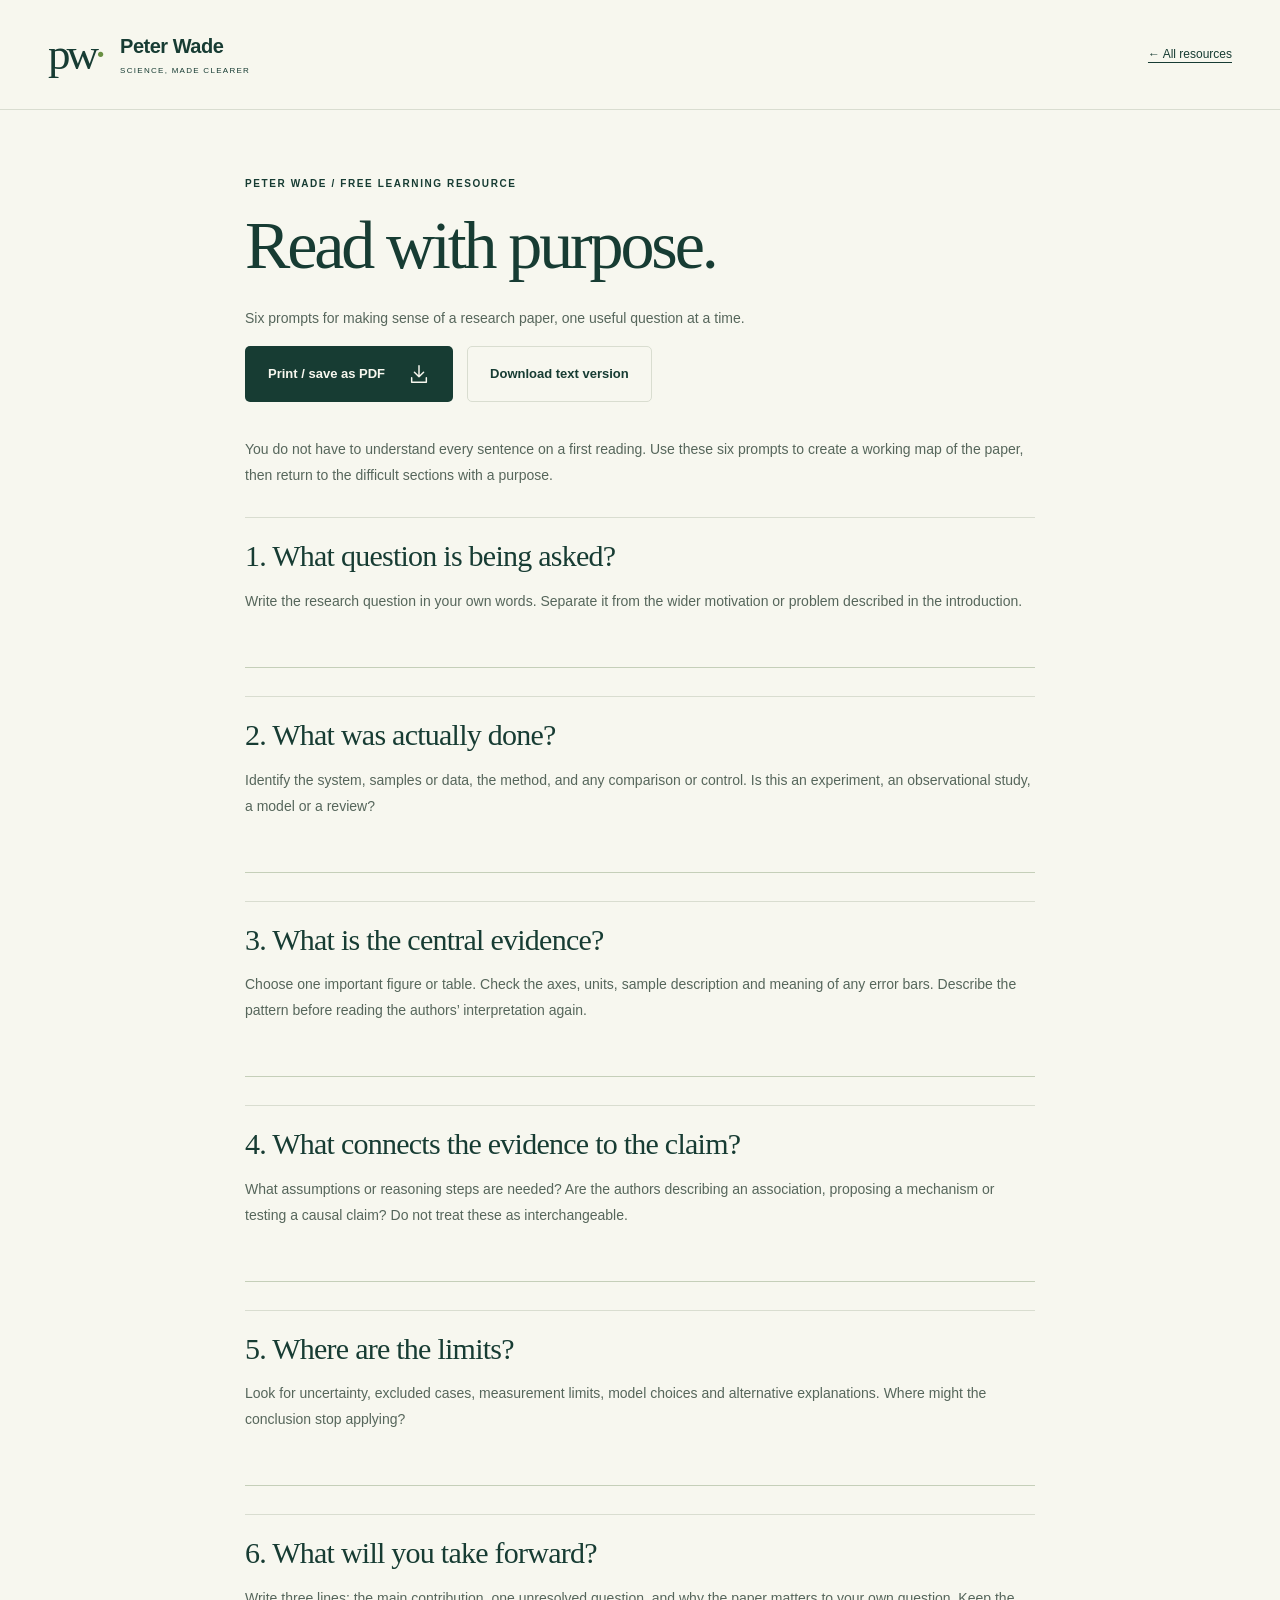
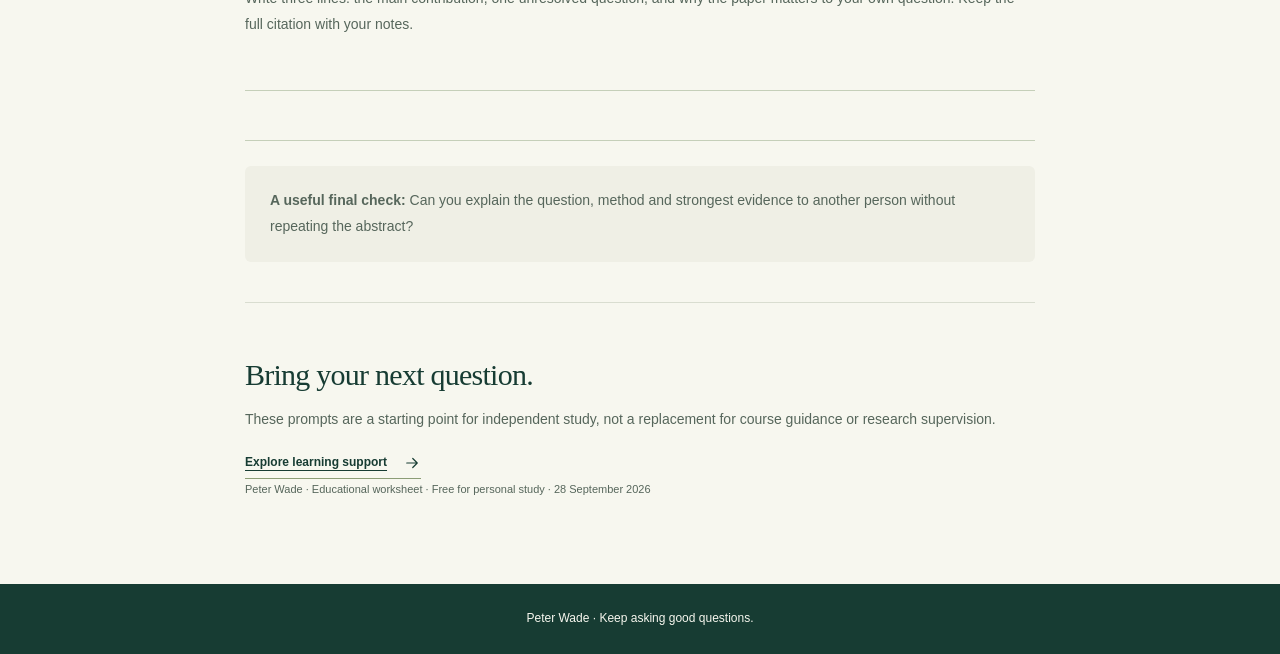
<file: site/resources/read-a-paper.html>
<!doctype html><html lang="en-GB"><head><meta charset="utf-8"><meta http-equiv="Content-Security-Policy" content="default-src 'self'; script-src 'sha256-ZwNT0zxuXyxvvttE9nnhlr5XiwEr0ONOGfSAbPnyP4I=' 'sha256-9YUReUkn5ec75nWRlMYoUnqzE7wlZbbFCIGU+TsDaGM=' https://challenges.cloudflare.com; style-src 'sha256-gqODk80WyM+3K4CtICxsuxY5OXwcwDkdLELFj8MnjO8='; img-src 'self' data:; connect-src 'self' https://peter-wade-enquiries.tppricet.workers.dev https://challenges.cloudflare.com; frame-src https://challenges.cloudflare.com; object-src 'none'; base-uri 'self'; form-action 'self'"><meta name="viewport" content="width=device-width, initial-scale=1"><meta name="robots" content="index, follow"><meta name="description" content="Six prompts for making sense of a research paper, one useful question at a time."><meta name="theme-color" content="#183c33"><meta property="og:type" content="website"><meta property="og:site_name" content="Peter Wade | Science, made clearer"><meta property="og:title" content="Read with purpose. | Peter Wade"><meta property="og:description" content="Six prompts for making sense of a research paper, one useful question at a time."><meta property="og:locale" content="en_GB"><meta name="twitter:card" content="summary_large_image"><link rel="canonical" href="https://dr-peter-wade.github.io/resources/read-a-paper.html"><meta property="og:url" content="https://dr-peter-wade.github.io/resources/read-a-paper.html"><meta property="og:image" content="https://dr-peter-wade.github.io/assets/social-card.png"><meta property="og:image:type" content="image/png"><meta property="og:image:width" content="1200"><meta property="og:image:height" content="630"><meta property="og:image:alt" content="Dr Peter Wade, educational support. Make sense of the science."><meta name="twitter:image:alt" content="Dr Peter Wade, educational support. Make sense of the science."><script type="application/ld+json">{"@context":"https://schema.org","@graph":[{"@type":"WebSite","@id":"https://dr-peter-wade.github.io/#website","url":"https://dr-peter-wade.github.io/","name":"Peter Wade | Science, made clearer","inLanguage":"en-GB","publisher":{"@id":"https://www.geochemical.consulting/peter-wade#person"}},{"@type":"Person","@id":"https://www.geochemical.consulting/peter-wade#person","name":"Peter Wade","honorificPrefix":"Dr","givenName":"Peter","familyName":"Wade","jobTitle":"Geochemist and hydrogeochemical modeller","url":"https://www.geochemical.consulting/peter-wade","email":"peterwade.za@gmail.com","knowsAbout":["Hydrogeochemistry","Reactive transport","Enhanced rock weathering","Environmental geochemistry","PHREEQC","PHAST"],"worksFor":{"@id":"https://www.geochemical.consulting/#practice"},"alumniOf":[{"@type":"CollegeOrUniversity","name":"University of the Witwatersrand"},{"@type":"OrganizationRole","roleName":"Science Modelling Lead","startDate":"2022-02","endDate":"2026-09","alumniOf":{"@type":"Organization","name":"UNDO Carbon Limited"}},{"@type":"OrganizationRole","roleName":"Research Associate","startDate":"2017-02","endDate":"2022-01","alumniOf":{"@type":"Organization","name":"University of Sheffield"}}],"hasCredential":[{"@type":"EducationalOccupationalCredential","credentialCategory":"degree","name":"PhD in Molecular Dynamics Modelling","dateCreated":"1989","recognizedBy":{"@type":"CollegeOrUniversity","name":"University of the Witwatersrand"}},{"@type":"EducationalOccupationalCredential","credentialCategory":"degree","name":"MSc in Inorganic Chemical Modelling","dateCreated":"1986","recognizedBy":{"@type":"CollegeOrUniversity","name":"University of the Witwatersrand"}}],"sameAs":["https://www.linkedin.com/in/peter-w-wade","https://orcid.org/0000-0002-6197-7769","https://dr-peter-wade.github.io/"]},{"@type":"Organization","@id":"https://www.geochemical.consulting/#practice","name":"Wade Geochemical Consulting","url":"https://www.geochemical.consulting/","description":"Independent geochemical modelling, interpretation and technical advisory practice.","email":"peterwade.za@gmail.com","founder":{"@id":"https://www.geochemical.consulting/peter-wade#person"},"logo":"https://www.geochemical.consulting/assets/logo.png","image":"https://www.geochemical.consulting/assets/social-card.png","knowsAbout":["Hydrogeochemistry","Reactive transport","Enhanced rock weathering","Environmental geochemistry"]},{"@type":"WebPage","@id":"https://dr-peter-wade.github.io/resources/read-a-paper.html#webpage","url":"https://dr-peter-wade.github.io/resources/read-a-paper.html","name":"Read with purpose.","description":"Six prompts for making sense of a research paper, one useful question at a time.","isPartOf":{"@id":"https://dr-peter-wade.github.io/#website"},"inLanguage":"en-GB","breadcrumb":{"@id":"https://dr-peter-wade.github.io/resources/read-a-paper.html#breadcrumb"},"mainEntity":{"@type":"LearningResource","@id":"https://dr-peter-wade.github.io/resources/read-a-paper.html#resource","name":"Read with purpose.","description":"Six prompts for making sense of a research paper, one useful question at a time.","url":"https://dr-peter-wade.github.io/resources/read-a-paper.html","learningResourceType":"Worksheet","author":{"@id":"https://www.geochemical.consulting/peter-wade#person"},"inLanguage":"en-GB","isAccessibleForFree":true,"dateModified":"2026-09-28","associatedMedia":{"@type":"MediaObject","contentUrl":"https://dr-peter-wade.github.io/resources/read-a-paper.txt","encodingFormat":"text/plain"}},"about":{"@id":"https://www.geochemical.consulting/peter-wade#person"}},{"@type":"BreadcrumbList","@id":"https://dr-peter-wade.github.io/resources/read-a-paper.html#breadcrumb","itemListElement":[{"@type":"ListItem","position":1,"name":"Peter Wade","item":"https://dr-peter-wade.github.io/"},{"@type":"ListItem","position":2,"name":"Read with purpose.","item":"https://dr-peter-wade.github.io/resources/read-a-paper.html"}]}]}</script><title>Read with purpose. | Peter Wade</title><link rel="icon" href="../assets/favicon.svg" type="image/svg+xml"><link rel="apple-touch-icon" href="../apple-touch-icon.png"><style>:root{--ink:#173c33;--ink-deep:#122e27;--paper:#f7f7ef;--paper-dark:#efefe5;--accent:#e1eea9;--muted:#56665b;--line:#d9ddd0;--white:#fff;--serif:Georgia,'Times New Roman',serif;--sans:Inter,'Segoe UI',Arial,sans-serif;--radius:20px;--wrap:1200px}
*,*::before,*::after{box-sizing:border-box}html{scroll-behavior:smooth;scroll-padding-top:105px}body{margin:0;background:var(--paper);color:var(--ink);font-family:var(--sans);font-size:16px;line-height:1.65;-webkit-font-smoothing:antialiased}h1,h2,h3,h4,p{margin:0}h1,h2{font-family:var(--serif);font-weight:400;line-height:1.06;letter-spacing:-.046em}h1 em,h2 em{font-weight:400;color:#416a45}h2{font-size:clamp(38px,4.25vw,58px)}h3{line-height:1.3;letter-spacing:-.025em}h4{line-height:1.4}p{color:var(--muted)}a{color:inherit;text-decoration:none}button,input,textarea,select{font:inherit}button,a,input,textarea,select,summary{-webkit-tap-highlight-color:transparent}button{cursor:pointer}button:disabled{cursor:not-allowed}a:focus-visible,button:focus-visible,summary:focus-visible,input:focus-visible,textarea:focus-visible,select:focus-visible{outline:3px solid #6c812b;outline-offset:5px}a:hover{text-decoration:none}a:not(.button):not(.brand):not(.resource-card):not(.footer-brand):hover{color:#507636}img,svg{max-width:100%}img{display:block}fieldset{padding:0;border:0;margin:0;min-width:0}[hidden]{display:none!important}.wrap{width:min(var(--wrap),calc(100% - 96px));margin-inline:auto}.icon{width:22px;height:22px;flex:none;vertical-align:middle}.sr-only{position:absolute;width:1px;height:1px;padding:0;margin:-1px;overflow:hidden;clip:rect(0,0,0,0);white-space:nowrap;border:0}.skip-link{position:fixed;top:-100px;left:15px;z-index:100;background:var(--ink);color:var(--white);padding:12px 20px}.skip-link:focus{top:10px}.site-header{position:sticky;top:0;z-index:20;background:rgba(247,247,239,.97);border-bottom:1px solid var(--line)}.header-inner{display:flex;align-items:center;justify-content:space-between;gap:25px;height:100px}.brand{display:flex;align-items:center;gap:18px;flex-shrink:0}.brand-mark{font-family:var(--serif);font-size:45px;letter-spacing:-.09em;line-height:1}.brand-mark>span{color:#699042}.brand-name{font-size:20px;line-height:1.2;font-weight:600;letter-spacing:-.025em}.brand-name>span{display:block;font-size:8px;font-weight:500;letter-spacing:.16em;margin-top:8px}.primary-nav{display:flex;align-items:center;gap:30px;font-size:13px;font-weight:500}.nav-cta{border:1px solid var(--ink);padding:11px 18px;border-radius:5px;display:flex;gap:16px;align-items:center}.nav-cta .icon{width:18px;height:18px}.menu-toggle{display:none;border:1px solid var(--line);background:none;padding:8px 12px;border-radius:4px;color:var(--ink)}.eyebrow{font-size:10px;line-height:1.5;letter-spacing:.16em;font-weight:650;color:var(--ink);margin-bottom:24px}.hero{display:grid;grid-template-columns:1.13fr 1fr;gap:65px;padding-block:65px 64px;align-items:center}.hero .eyebrow{display:flex;align-items:center;gap:12px;margin-bottom:31px}.tiny-star{font-size:25px;line-height:1;font-weight:400}.hero h1{font-size:clamp(62px,6.65vw,91px);line-height:1.01;letter-spacing:-.052em}.hero-description{font-size:16px;max-width:450px;margin-top:29px;line-height:1.8}.hero-actions{display:flex;align-items:center;flex-wrap:wrap;gap:25px;margin-top:31px}.button{display:inline-flex;align-items:center;justify-content:center;gap:23px;padding:16px 22px;border-radius:5px;border:1px solid transparent;font-size:13px;line-height:1.4;font-weight:600;transition:background .18s,transform .18s;min-height:51px}.button:hover{transform:translateY(-2px)}.primary{color:var(--paper);background:var(--ink)}.primary:hover{background:#295643;color:var(--white)}.secondary{border-color:var(--line);background:transparent;color:var(--ink)}.secondary:hover{background:var(--paper-dark)}.quiet-link{font-size:13px;font-weight:500;display:inline-flex;align-items:center;gap:10px}.hero-footnote{font-size:11px;color:var(--muted);display:flex;gap:13px;align-items:center;margin-top:29px}.small-line{width:24px;height:1px;background:#7b8b75}.science-card{position:relative;background:var(--ink);border-radius:7px;color:var(--accent);height:509px;overflow:hidden}.science-top{position:absolute;top:27px;left:30px;right:30px;display:flex;align-items:center;justify-content:space-between;z-index:1;font-size:8px;line-height:1.7;letter-spacing:.2em}.science-top .icon{width:29px;height:29px}.clarity-art{position:absolute;width:105%;max-width:none;height:455px;object-fit:contain;left:-3%;top:38px}.science-sticker{position:absolute;left:25px;bottom:66px;background:var(--accent);color:var(--ink);padding:17px 22px;transform:rotate(-5deg);font-family:var(--serif);font-size:17px;line-height:1.35;box-shadow:0 6px 14px #0001}.science-sticker strong{font-weight:400;font-style:italic;font-size:23px}.science-bottom{position:absolute;bottom:0;left:0;right:0;height:47px;border-top:1px solid #ffffff24;display:flex;gap:20px;align-items:center;justify-content:center;font-size:8px;letter-spacing:.12em}.topic-strip{border-block:1px solid var(--line)}.topic-list{min-height:75px;display:flex;gap:35px;align-items:center;justify-content:space-between;font-size:14px;font-family:var(--serif);flex-wrap:wrap;padding-block:15px}.topic-list i{font-style:normal;color:#7d915b;font-size:17px}.section{padding-block:92px}.section-heading{display:flex;align-items:flex-end;justify-content:space-between;gap:40px;margin-bottom:45px}.section-heading>.eyebrow{margin-bottom:15px}.section-heading>p{max-width:360px;font-size:14px;line-height:1.8;padding-bottom:5px}.section-heading .eyebrow{margin-bottom:20px}.level-tabs{display:flex;gap:10px;flex-wrap:wrap;margin-bottom:21px}.level-tab{flex:1;white-space:nowrap;padding:13px 18px;background:transparent;border:1px solid var(--line);border-radius:5px;color:var(--muted);font-size:13px;font-weight:500;min-height:49px}.level-tab:hover{border-color:#7b8b75}.level-tab[aria-selected=true]{background:var(--ink);border-color:var(--ink);color:var(--paper)}.level-panel{background:var(--paper-dark);border-radius:7px;padding:42px 44px 22px;display:grid;grid-template-columns:1fr 1fr;gap:30px 60px;margin-top:15px}.section-number{font-size:9px;letter-spacing:.13em;color:var(--muted);font-weight:600}.panel-intro h3{font-family:var(--serif);font-size:33px;font-weight:400;line-height:1.17;margin-top:19px;max-width:360px}.panel-intro>p{font-size:14px;line-height:1.9;margin-top:18px}.level-caption{display:inline-block;font-size:10px;color:var(--muted);margin-top:23px}.support-point{display:flex;align-items:flex-start;gap:15px;margin-bottom:21px}.support-point>.icon{width:20px;height:20px;background:#dce7c2;border-radius:50%;padding:3px;margin-top:3px}.support-point h4{font-size:14px;font-weight:600}.support-point p{font-size:12px;line-height:1.7;margin-top:5px}.text-link{display:inline-flex;align-items:center;gap:16px;font-size:12px;font-weight:600;border-bottom:1px solid #8c9d76;padding-bottom:5px}.text-link>.icon{width:18px;height:18px}.panel-note{grid-column:1/-1;border-top:1px solid #d8dbce;padding-top:16px;font-size:10px;line-height:1.7}.subjects-section{background:#edf0e4}.subject-grid{display:grid;grid-template-columns:repeat(3,1fr);gap:18px}.subject-card{padding:27px 29px 31px;background:var(--paper);border:1px solid #dde2d1;border-radius:6px}.subject-icon{display:inline-grid;place-items:center;background:#e4ead5;border-radius:50%;width:44px;height:44px;margin-bottom:24px}.subject-icon .icon{width:24px;height:24px}.subject-card h3{font-family:var(--serif);font-size:23px;font-weight:400;margin-bottom:13px}.subject-card p{font-size:13px;line-height:1.85}.steps{display:grid;grid-template-columns:repeat(3,1fr);gap:43px;padding-top:3px}.step-number{display:block;width:42px;height:42px;border:1px solid #afbc96;border-radius:50%;text-align:center;line-height:41px;font-size:11px;margin-bottom:23px}.steps h3{font-family:var(--serif);font-weight:400;font-size:24px;margin-bottom:15px}.steps p{font-size:13px;line-height:1.9}.integrity-note{display:flex;align-items:center;gap:18px;padding:20px 26px;border:1px solid var(--line);border-radius:6px;margin-top:41px}.integrity-note>.icon{width:27px;height:27px}.integrity-note p{font-size:12px}.integrity-note strong{color:var(--ink);font-weight:600;margin-right:8px}.about-section{background:var(--ink);padding-block:78px;color:var(--paper)}.about-grid{display:grid;grid-template-columns:1fr 1fr;gap:90px}.about-section .eyebrow{color:#d1dcbb}.about-section h2{font-size:54px;line-height:1.08}.about-section h2 em{color:var(--accent)}.experience{display:flex;align-items:center;gap:27px;border-top:1px solid #ffffff2c;margin-top:38px;padding-top:28px}.experience>span{font-size:66px;font-family:var(--serif);line-height:1;color:var(--accent);letter-spacing:-.05em}.experience>span>span{font-size:36px;vertical-align:top}.experience p{color:#d3decc;font-size:12px;line-height:1.8}.experience-note{font-size:9px!important;line-height:1.6;color:#bfcebd!important;margin-top:15px}.name-label{font-size:10px;letter-spacing:.15em;color:var(--accent);font-weight:600}.about-copy>p{color:#c7d5c8;font-size:13px;line-height:1.85;margin-top:19px}.about-copy .large-copy{font-family:var(--serif);font-size:26px;line-height:1.4;color:var(--paper);letter-spacing:-.025em;margin-top:21px}.about-tags{display:flex;gap:7px;flex-wrap:wrap;margin-top:25px}.about-tags span{padding:5px 10px;border:1px solid #ffffff30;border-radius:30px;font-size:9px;color:#d8e1ca}.research-links{border-top:1px solid #ffffff2c;margin-top:26px;padding-top:16px}.research-links summary{display:flex;align-items:center;justify-content:space-between;cursor:pointer;font-size:11px;list-style:none}.research-links a{display:block;color:var(--accent);font-size:11px;margin-top:17px;line-height:1.6;text-decoration:underline;text-underline-offset:4px}.research-links p{color:#c7d5c8;font-size:10px;line-height:1.7;margin-top:16px}.resource-grid{display:grid;grid-template-columns:repeat(3,1fr);gap:18px}.resource-card{display:flex;flex-direction:column;border:1px solid var(--line);border-radius:6px;padding:25px 26px 23px;transition:transform .2s,background .2s}.resource-card:nth-child(2){background:#eef0e1}.resource-card:nth-child(3){background:#e6eadc}.resource-card:hover{background:#e5eccd;transform:translateY(-5px)}.resource-top{display:flex;justify-content:space-between;gap:10px;align-items:center;margin-bottom:35px}.resource-top>span{font-size:8px;letter-spacing:.11em;color:var(--muted);font-weight:600}.resource-top>.icon{width:18px;height:18px}.resource-card h3{font-size:29px;font-family:var(--serif);font-weight:400;margin-bottom:19px}.resource-card h4{font-size:13px;font-weight:500;line-height:1.6;margin-bottom:11px}.resource-card p{font-size:12px;line-height:1.8;margin-bottom:28px}.resource-bottom{display:flex;align-items:center;justify-content:space-between;gap:10px;border-top:1px solid #cfd5c4;padding-top:17px;font-size:10px;font-weight:600;margin-top:auto}.resource-bottom>.icon{width:17px;height:17px}.faq-section{border-top:1px solid var(--line);display:grid;grid-template-columns:.85fr 1.4fr;gap:70px;padding-top:76px}.faq-section>div>p:not(.eyebrow){font-size:13px;margin-top:23px}.faq-list details{border-bottom:1px solid var(--line)}.faq-list details:first-child{border-top:1px solid var(--line)}.faq-list summary{list-style:none;cursor:pointer;display:flex;align-items:center;justify-content:space-between;gap:25px;font-size:13px;font-weight:500;padding:23px 0;min-height:64px}.faq-list summary>.icon{width:19px;height:19px}summary::-webkit-details-marker{display:none}details[open]>summary>.icon{transform:rotate(45deg)}.faq-list details>p{padding:0 36px 23px 0;font-size:12px;line-height:1.9}.contact-section{background:#e3ebce;padding-block:80px}.contact-grid{display:grid;grid-template-columns:1fr 1.12fr;gap:75px}.contact-copy{padding-top:16px}.contact-copy h2{font-size:63px}.contact-copy>p:not(.eyebrow){margin-top:25px;max-width:370px;font-size:14px;line-height:1.9}.contact-note{display:flex;gap:16px;margin-top:34px;max-width:360px}.contact-note>span{width:40px;height:40px;flex:none;display:grid;place-items:center;border:1px solid #b0c298;border-radius:50%}.contact-note p{font-size:11px;line-height:1.9}.contact-copy .contact-status{border-top:1px solid #c0d0aa;padding-top:18px;font-size:10px!important;line-height:1.7!important}.direct-email{font-size:14px;display:inline-block;margin-top:15px;overflow-wrap:anywhere;text-decoration:underline}.contact-form-card{background:var(--paper);border-radius:7px;padding:31px}.form-row{display:grid;grid-template-columns:1fr 1fr;gap:16px}.field{margin-bottom:17px}.field label{display:block;font-size:10px;line-height:1.6;font-weight:600;margin-bottom:7px}.field input,.field select,.field textarea,.draft-panel textarea{width:100%;border:1px solid #cdd4c2;border-radius:4px;background:#fcfcf7;color:var(--ink);padding:11px 12px;font-size:12px;line-height:1.5;min-height:44px}.field select{padding-right:25px}.field textarea{resize:vertical;min-height:105px}input::placeholder,textarea::placeholder{color:#65745e;opacity:1}.checkbox-label{display:flex;align-items:flex-start;gap:10px;font-size:10px;line-height:1.7;margin-block:3px 20px;color:var(--muted)}.checkbox-label input{accent-color:var(--ink);width:16px;height:16px;flex:none;margin:1px 0 0}.form-submit{width:100%;justify-content:space-between}.form-footnote{font-size:9px;line-height:1.7;margin-top:13px;color:#606f56}.form-footnote a{text-decoration:underline;text-underline-offset:3px}.draft-panel{margin-top:25px;padding-top:24px;border-top:1px solid var(--line)}.draft-panel h3{font-size:23px;font-family:var(--serif);font-weight:400}.draft-panel p{font-size:11px;margin-top:12px;margin-bottom:13px}.draft-panel textarea{font-size:11px;resize:vertical}.draft-actions{display:flex;flex-wrap:wrap;gap:10px;margin-top:15px}.draft-actions .button{padding:12px 15px;font-size:11px;min-height:44px}.site-footer{background:var(--ink-deep);color:var(--paper);padding-block:40px}.footer-inner{display:flex;align-items:center;justify-content:space-between;gap:25px}.footer-brand{font-family:var(--serif);font-size:29px;line-height:1.2}.footer-brand span{display:block;font-family:var(--sans);font-size:9px;color:#c4d0ba;margin-top:10px;letter-spacing:.03em}.footer-links{display:flex;align-items:center;gap:28px;font-size:10px;color:#d1dac6}.footer-links small{font-size:9px}.notice{padding:18px;border:1px solid #b6c48e;border-radius:6px;margin-block:18px;font-size:13px;line-height:1.7}.article-header{padding-block:32px;position:static}.article-header .header-inner{height:auto}.back-link{font-size:12px;text-decoration:underline;text-underline-offset:4px}.article-main{width:min(790px,calc(100% - 64px));margin:65px auto 85px}.article-main h1{font-size:clamp(45px,6vw,68px);margin-bottom:25px}.article-lead{font-size:18px;line-height:1.7;margin-bottom:28px}.article-main h2{font-size:30px;margin-top:34px;margin-bottom:17px;letter-spacing:-.025em}.article-main h3{font-size:19px;margin-block:24px 11px}.article-main p,.article-main li{font-size:14px;line-height:1.85;margin-bottom:15px}.article-main ol,.article-main ul{padding-left:23px}.article-main li{padding-left:6px}.article-main a:not(.button){text-decoration:underline;text-underline-offset:4px}.article-main .eyebrow{font-size:10px}.article-actions{display:flex;flex-wrap:wrap;gap:14px;margin-bottom:35px}.worksheet-step{border-top:1px solid var(--line);padding-top:22px;margin-top:28px}.worksheet-step h2{margin-top:0}.writing-line{height:38px;border-bottom:1px solid #c5cfb9;margin-bottom:12px}.example-block{background:var(--paper-dark);padding:22px 25px;border-radius:6px;margin:25px 0}.example-block p:last-child{margin-bottom:0}.article-end{border-top:1px solid var(--line);margin-top:40px;padding-top:22px}.resource-footer{font-size:11px!important;color:var(--muted)}.footer-simple{background:var(--ink);color:var(--paper);padding:25px;text-align:center;font-size:12px}
@media(min-width:1450px){.hero h1{font-size:96px}.hero{gap:70px}.science-card{height:535px}.clarity-art{height:480px}}
@media(max-width:1100px){.wrap{width:calc(100% - 64px)}.primary-nav{gap:20px}.brand-name{font-size:18px}.hero{gap:35px;padding-block:50px}.hero h1{font-size:76px}.science-card{height:485px}.clarity-art{height:430px}.hero-actions{gap:17px}.hero-actions .button{padding:15px 17px;font-size:12px;gap:13px}.hero-description{font-size:14px}.topic-list{gap:15px;font-size:13px}.level-panel{padding:33px 32px 20px;gap:25px 35px}.about-grid{gap:50px}.contact-grid{gap:45px}.contact-copy h2{font-size:55px}.subject-card{padding:24px}.section{padding-block:75px}}
@media(max-width:900px){.header-inner{height:84px}.brand{gap:13px}.brand-name>span{font-size:7px}.primary-nav{gap:16px;font-size:11px}.nav-cta{padding:9px 12px;gap:8px}.hero{gap:30px}.hero h1{font-size:63px}.hero .eyebrow{font-size:8px;letter-spacing:.11em;gap:9px}.science-card{height:438px}.clarity-art{height:390px;top:26px}.science-sticker{font-size:14px;padding:14px 17px}.science-sticker strong{font-size:20px}.science-bottom{font-size:6px;gap:14px}.hero-actions{gap:17px;align-items:flex-start;flex-direction:column}.hero-footnote{font-size:9px;line-height:1.8}.section-heading>p{max-width:300px;font-size:12px}.level-tabs{gap:7px}.level-tab{padding-inline:11px;font-size:11px}.panel-intro h3{font-size:28px}.subject-card h3{font-size:21px}.subject-card p{font-size:12px}.about-section h2{font-size:45px}.about-copy .large-copy{font-size:23px}.experience{gap:18px}.experience>span{font-size:58px}.experience p{font-size:10px}.resource-card{padding:24px 20px}.resource-card h3{font-size:25px}.resource-top>span{font-size:7px}.faq-section{gap:40px}.contact-grid{gap:30px}.contact-form-card{padding:24px}.form-row{grid-template-columns:1fr;gap:0}.contact-copy h2{font-size:49px}}
@media(max-width:720px){html{scroll-padding-top:90px}.wrap{width:calc(100% - 40px)}.header-inner{height:78px}.brand-name{font-size:18px}.brand-mark{font-size:38px}.brand-name>span{font-size:7px;margin-top:6px}.menu-toggle{display:inline-flex;align-items:center;gap:12px;font-size:11px;min-height:40px}.primary-nav{display:none;position:absolute;top:78px;left:0;right:0;padding:15px 20px 22px;background:var(--paper);border-bottom:1px solid var(--line);box-shadow:0 10px 20px #1232;flex-direction:column;align-items:stretch;gap:0;font-size:14px}.primary-nav.open{display:flex}.primary-nav>a{padding:12px 10px}.primary-nav .nav-cta{margin-top:9px;justify-content:space-between}.hero{grid-template-columns:1fr;gap:34px;padding-block:42px 32px}.hero h1{font-size:clamp(56px,12vw,79px);line-height:1.02}.hero .eyebrow{font-size:8px;letter-spacing:.12em;margin-bottom:23px}.hero-description{font-size:14px;line-height:1.85;max-width:490px;margin-top:23px}.hero-actions{flex-direction:row;align-items:center;gap:23px;margin-top:24px}.hero-actions .button{font-size:12px;padding:15px 17px;gap:12px}.quiet-link{font-size:12px}.hero-footnote{font-size:10px;margin-top:23px}.science-card{height:380px;max-width:580px}.science-top{left:23px;right:23px;top:20px;font-size:7px}.clarity-art{height:344px;top:4px;left:0;width:100%}.science-sticker{bottom:66px;left:21px}.science-bottom{font-size:7px;height:44px;gap:30px}.topic-list{justify-content:center;gap:6px 19px;min-height:70px;font-size:11px;padding-block:15px}.topic-list i{font-size:11px}.topic-list i:nth-of-type(2){display:none}.section{padding-block:56px}.section-heading{display:block;margin-bottom:30px}.section-heading h2{font-size:43px}.section-heading .eyebrow{margin-bottom:17px}.section-heading>p{margin-top:22px;font-size:13px;max-width:500px}.section-heading>p br{display:none}.level-tabs{gap:7px}.level-tab{flex:1 1 auto;padding:11px 14px;font-size:11px;min-height:45px}.level-panel{grid-template-columns:1fr;padding:26px 23px 18px;gap:29px;margin-top:12px}.panel-intro h3{font-size:30px;margin-top:15px;max-width:100%}.panel-intro>p{font-size:13px;margin-top:16px}.level-caption{font-size:9px;margin-top:18px}.support-point{gap:12px;margin-bottom:20px}.support-point h4{font-size:13px}.support-point p{font-size:12px}.panel-note{font-size:10px;line-height:1.8;padding-top:18px}.subject-grid{grid-template-columns:1fr 1fr;gap:12px}.subject-card{padding:23px 18px}.subject-icon{width:37px;height:37px;margin-bottom:18px}.subject-icon .icon{width:21px;height:21px}.subject-card h3{font-size:22px}.subject-card p{font-size:12px;line-height:1.8}.steps{grid-template-columns:1fr;gap:27px}.steps article{position:relative;padding-left:61px;min-height:70px}.step-number{position:absolute;left:0;top:3px;width:36px;height:36px;line-height:35px;font-size:10px}.steps h3{font-size:24px;margin-bottom:9px}.steps p{font-size:12px;line-height:1.9}.integrity-note{align-items:flex-start;padding:19px 18px;margin-top:28px;gap:15px}.integrity-note p{font-size:11px;line-height:1.85}.integrity-note strong{display:block;margin-bottom:5px}.about-section{padding-block:54px}.about-grid{grid-template-columns:1fr;gap:37px}.about-section h2{font-size:44px}.experience{margin-top:29px;padding-top:22px;gap:25px}.experience>span{font-size:63px}.experience p{font-size:12px}.about-copy .large-copy{font-size:27px;line-height:1.4}.about-copy>p{font-size:13px}.about-tags span{font-size:10px}.research-links summary{font-size:12px}.research-links a{font-size:12px}.research-links p{font-size:10px}.resource-grid{grid-template-columns:1fr;gap:14px}.resource-card{padding:25px}.resource-top{margin-bottom:22px}.resource-top>span{font-size:9px}.resource-card h3{font-size:32px;margin-bottom:14px}.resource-card h4{font-size:14px}.resource-card p{font-size:13px;margin-bottom:23px}.resource-bottom{font-size:11px}.faq-section{grid-template-columns:1fr;gap:29px}.faq-list summary{font-size:13px;padding-block:21px}.faq-list details>p{font-size:12px}.contact-section{padding-block:52px}.contact-grid{grid-template-columns:1fr;gap:29px}.contact-copy{padding-top:0}.contact-copy h2{font-size:52px}.contact-copy>p:not(.eyebrow){max-width:100%;font-size:13px}.contact-note{max-width:100%;margin-top:24px}.contact-note p{font-size:11px}.contact-form-card{padding:24px 21px}.form-row{grid-template-columns:1fr 1fr;gap:12px}.field label{font-size:10px}.field input,.field select,.field textarea,.draft-panel textarea{font-size:16px;padding:10px}.field input::placeholder,.field textarea::placeholder{font-size:12px}.field select{font-size:13px;min-height:46px}.checkbox-label{font-size:11px}.form-footnote{font-size:10px}.footer-inner{align-items:flex-start;flex-direction:column;gap:27px}.footer-links{flex-wrap:wrap;gap:20px;font-size:10px}.footer-links small{font-size:9px}.site-footer{padding-block:32px}.article-header{padding-block:23px}.article-header .header-inner{height:auto}.article-main{width:calc(100% - 40px);margin-block:40px 55px}.article-main h1{font-size:48px}.article-main .article-lead{font-size:17px}.article-main p,.article-main li{font-size:14px}.article-main h2{font-size:27px}.article-actions{gap:10px}.article-actions .button{font-size:11px;padding:12px 16px}.back-link{font-size:11px}.article-header .brand-name>span{display:none}}
@media(max-width:380px){.wrap{width:calc(100% - 32px)}.hero h1{font-size:55px}.hero-actions{gap:17px}.hero-actions .button{font-size:11px;padding:14px 12px;gap:8px}.quiet-link{font-size:11px;gap:6px}.subject-grid{grid-template-columns:1fr}.form-row{grid-template-columns:1fr;gap:0}.science-bottom{gap:17px}.topic-list{gap:6px 10px}.level-tab{padding-inline:10px}.section-heading h2{font-size:39px}}
@media(prefers-reduced-motion:reduce){html{scroll-behavior:auto}*,*::before,*::after{transition:none!important;animation:none!important}.button:hover,.resource-card:hover{transform:none}}
@media print{body{background:white;color:black;font-size:11pt}.site-header,.site-footer,.footer-simple,.article-actions,.article-end,.back-link,.no-print{display:none!important}.article-main{width:100%;max-width:none;margin:0}.article-main h1{font-size:30pt}.article-main h2{font-size:16pt;break-after:avoid}.article-main h3{font-size:13pt}.article-main p,.article-main li{font-size:10pt;line-height:1.5;color:#222}.article-main a{color:black}.worksheet-step{break-inside:avoid;margin-top:17px;padding-top:13px}.writing-line{height:24px}.example-block{background:#f4f4f4;padding:15px}.article-lead{margin-bottom:15px}.resource-footer{margin-top:20px}.article-main .eyebrow{font-size:8pt}body:has(.hero)::before{content:attr(data-print-title);display:block;padding:20px;font-size:20pt}.hero,.section,.contact-section,.about-section{break-inside:avoid}.science-card,.level-tabs,.contact-form-card{display:none}.level-panel[hidden]{display:grid!important}.hero,.about-grid,.contact-grid,.faq-section{display:block}.wrap{width:95%}.section{padding-block:20px}.about-section,.contact-section{background:white;color:black}.about-copy>p,.about-copy .large-copy,.about-section .eyebrow{color:black}}
.offer-paths .subject-grid{align-items:stretch}.offer-card{display:flex;flex-direction:column;gap:13px}.offer-card .eyebrow{color:#416a45}.offer-card h3{font-family:var(--serif);font-size:clamp(23px,2.5vw,31px);font-weight:400}.offer-card .offer-boundary{font-size:13px}.offer-card .text-link{margin-top:auto;padding-top:10px}.offer-example{margin-top:25px}.offer-example a{text-decoration:underline;text-underline-offset:4px}@media(max-width:720px){.offer-paths .subject-grid{grid-template-columns:1fr}}</style></head><body><header class="site-header article-header"><div class="wrap header-inner"><a class="brand" href="../index.html"><span class="brand-mark" aria-hidden="true">pw<span>·</span></span><span class="brand-name">Peter Wade <span>SCIENCE, MADE CLEARER</span></span></a><a class="back-link" href="../index.html#resources">← All resources</a></div></header><main class="article-main" id="main"><p class="eyebrow">PETER WADE / FREE LEARNING RESOURCE</p><h1>Read with purpose.</h1><p class="article-lead">Six prompts for making sense of a research paper, one useful question at a time.</p><div class="article-actions"><button class="button primary" type="button" data-print>Print / save as PDF <svg class="icon" viewBox="0 0 24 24" fill="none" stroke="currentColor" stroke-width="1.6" stroke-linecap="round" stroke-linejoin="round" aria-hidden="true"><path d="M12 3v12m-5-5 5 5 5-5M4 16v5h16v-5"/></svg></button><a class="button secondary" href="read-a-paper.txt" download>Download text version</a></div><p>You do not have to understand every sentence on a first reading. Use these six prompts to create a working map of the paper, then return to the difficult sections with a purpose.</p>
<section class="worksheet-step"><h2>1. What question is being asked?</h2><p>Write the research question in your own words. Separate it from the wider motivation or problem described in the introduction.</p><div class="writing-line"></div></section>
<section class="worksheet-step"><h2>2. What was actually done?</h2><p>Identify the system, samples or data, the method, and any comparison or control. Is this an experiment, an observational study, a model or a review?</p><div class="writing-line"></div></section>
<section class="worksheet-step"><h2>3. What is the central evidence?</h2><p>Choose one important figure or table. Check the axes, units, sample description and meaning of any error bars. Describe the pattern before reading the authors’ interpretation again.</p><div class="writing-line"></div></section>
<section class="worksheet-step"><h2>4. What connects the evidence to the claim?</h2><p>What assumptions or reasoning steps are needed? Are the authors describing an association, proposing a mechanism or testing a causal claim? Do not treat these as interchangeable.</p><div class="writing-line"></div></section>
<section class="worksheet-step"><h2>5. Where are the limits?</h2><p>Look for uncertainty, excluded cases, measurement limits, model choices and alternative explanations. Where might the conclusion stop applying?</p><div class="writing-line"></div></section>
<section class="worksheet-step"><h2>6. What will you take forward?</h2><p>Write three lines: the main contribution, one unresolved question, and why the paper matters to your own question. Keep the full citation with your notes.</p><div class="writing-line"></div><div class="writing-line"></div></section>
<div class="example-block"><p><strong>A useful final check:</strong> Can you explain the question, method and strongest evidence to another person without repeating the abstract?</p></div><div class="article-end"><h2>Bring your next question.</h2><p>These prompts are a starting point for independent study, not a replacement for course guidance or research supervision.</p><a class="text-link" href="../index.html#support">Explore learning support <svg class="icon" viewBox="0 0 24 24" fill="none" stroke="currentColor" stroke-width="1.6" stroke-linecap="round" stroke-linejoin="round" aria-hidden="true"><path d="M5 12h14M13 6l6 6-6 6"/></svg></a></div><p class="resource-footer">Peter Wade · Educational worksheet · Free for personal study · 28 September 2026</p></main><footer class="footer-simple">Peter Wade · Keep asking good questions.</footer><script>window.PETER_WADE_SITE = Object.freeze({"contactEmail": "", "siteUrl": "https://dr-peter-wade.github.io/", "launchApproved": false, "enquiryEndpoint": "https://peter-wade-enquiries.tppricet.workers.dev/api/enquiry", "turnstileSiteKey": "0x4AAAAAAFXaj2lld7sP2DqK", "enquiryServiceEnabled": true, "messages": {"status_draft": "This enquiry tool prepares an email draft. Nothing is sent or stored by the website. Scope, fees and availability are agreed separately.", "status_send": "Prepare a draft, then review and send it after verification. Scope, fees and availability are agreed separately.", "send": "Send enquiry to Peter", "verification_unavailable": "Verification is unavailable. Your draft has not been sent.", "verification_required": "Complete the verification before sending.", "sending": "Sending your enquiry\u2026", "sent": "Your enquiry has been sent. Please allow time for a reply.", "not_confirmed": "Delivery was not confirmed. Please keep or copy your draft and try again later.", "subject": "Educational enquiry: {topic}", "draft_lines": ["Hello Peter,", "", "{message}", "", "My details:", "Name: {name}", "Email: {email}", "Learning stage: {level}", "Subject / topic: {topic}", "Enquiry made by an adult or parent/guardian.", "", "Thank you,", "{name}"], "ready_email": "Your draft is ready. It has not been sent. Open your email app to review it and send it to {email}. You can also copy the text below.", "ready_send": "Your draft is ready. Review it, complete verification and press Send. Nothing has been sent yet.", "ready_preview": "Preview only: Peter\u2019s contact address has not been connected. Nothing has been sent. You can copy this draft, but enquiries are not open through this preview.", "copied": "Draft copied. Nothing has been sent.", "selected": "Your draft is selected. Use Copy on your device, or press Ctrl+C / Command+C. Nothing has been sent."}});</script><script>(() => {
  'use strict';
  document.documentElement.classList.add('js');
  const config = window.PETER_WADE_SITE || {};
  // Visitor-facing text comes from shared_data via the generated site-config.js.
  const messages = config.messages || {};
  const fillIn = (template, values) => String(template || '').replace(/\{(\w+)\}/g, (match, key) => (key in values ? values[key] : match));
  const email = typeof config.contactEmail === 'string' ? config.contactEmail.trim() : '';
  const emailReady = /^[^\s@<>]+@[^\s@<>]+\.[^\s@<>]+$/.test(email) && !/[\r\n?#]/.test(email);
  const contactReady = config.launchApproved === true && emailReady;
  const sendReady = config.launchApproved === true && config.enquiryServiceEnabled === true &&
    typeof config.enquiryEndpoint === 'string' && config.enquiryEndpoint.startsWith('https://') &&
    typeof config.turnstileSiteKey === 'string' && Boolean(config.turnstileSiteKey);
  const ready = contactReady || sendReady;
  document.querySelectorAll('[data-year]').forEach(el => { el.textContent = String(new Date().getFullYear()); });

  const menu = document.querySelector('.menu-toggle');
  const nav = document.getElementById('primary-nav');
  if (menu && nav) {
    const closeMenu = () => { nav.classList.remove('open'); menu.setAttribute('aria-expanded', 'false'); };
    menu.addEventListener('click', () => { const open = menu.getAttribute('aria-expanded') !== 'true'; menu.setAttribute('aria-expanded', String(open)); nav.classList.toggle('open', open); });
    nav.querySelectorAll('a').forEach(a => a.addEventListener('click', closeMenu));
    document.addEventListener('keydown', e => { if (e.key === 'Escape' && nav.classList.contains('open')) { closeMenu(); menu.focus(); } });
    document.addEventListener('click', e => { if (!nav.contains(e.target) && !menu.contains(e.target)) closeMenu(); });
    window.matchMedia('(min-width: 721px)').addEventListener('change', closeMenu);
  }

  const tabs = [...document.querySelectorAll('.level-tab')];
  const tablist = document.querySelector('.level-tabs');
  if (tablist && tabs.length) {
    tablist.setAttribute('role', 'tablist');
    tabs.forEach(tab => { tab.setAttribute('role', 'tab'); const panel=document.getElementById(tab.getAttribute('aria-controls')); if(panel) {panel.setAttribute('role','tabpanel'); panel.tabIndex=0;} });
    const activate = (target, focus = false) => {
      tabs.forEach(tab => { const active=tab===target; tab.setAttribute('aria-selected',String(active)); tab.tabIndex=active?0:-1; const panel=document.getElementById(tab.getAttribute('aria-controls')); if(panel) panel.hidden=!active; });
      if(focus) target.focus();
    };
    tabs.forEach((tab,index) => {
      tab.addEventListener('click',()=>activate(tab));
      tab.addEventListener('keydown',e=>{
        let next;
        if(e.key==='ArrowRight')next=(index+1)%tabs.length;
        if(e.key==='ArrowLeft')next=(index-1+tabs.length)%tabs.length;
        if(e.key==='Home')next=0;
        if(e.key==='End')next=tabs.length-1;
        if(next!==undefined){e.preventDefault();activate(tabs[next],true);}
      });
    });
    activate(tabs.find(tab=>tab.dataset.level==='undergraduate') || tabs[0]);
    document.querySelectorAll('[data-offer-level]').forEach(link=>link.addEventListener('click',()=>{
      const target=tabs.find(tab=>tab.dataset.level===link.dataset.offerLevel);
      if(target)activate(target);
    }));
  }
  document.querySelectorAll('[data-select-level]').forEach(link=>link.addEventListener('click',()=>{const field=document.getElementById('enquiry-level');if(field)field.value=link.dataset.selectLevel;}));
  document.querySelectorAll('[data-print]').forEach(button=>button.addEventListener('click',()=>window.print()));
  document.querySelectorAll('[data-contact-email]').forEach(el=>{if(contactReady){el.textContent=email;el.href='mailto:'+email;}else{el.removeAttribute('href');}});
  document.querySelectorAll('[data-preview-only]').forEach(el=>{el.hidden=ready;});
  const status=document.getElementById('contact-status');
  const direct=document.getElementById('direct-email');
  if(ready){
    if(status)status.textContent=sendReady?messages.status_send:messages.status_draft;
    if(direct && contactReady){direct.textContent=email;direct.href='mailto:'+email;direct.hidden=false;}
  }

  const form=document.getElementById('enquiry-form');
  if(!form)return;
  const panel=document.getElementById('draft-panel');
  const draftText=document.getElementById('draft-text');
  const draftStatus=document.getElementById('draft-status');
  const emailLink=document.getElementById('open-email');
  let sendButton;
  let turnstileWidget;
  if(sendReady){
    const verification=document.createElement('div');
    verification.className='enquiry-verification';
    const challenge=document.createElement('div');
    verification.appendChild(challenge);
    sendButton=document.createElement('button');
    sendButton.type='button';
    sendButton.className='button primary';
    sendButton.textContent=messages.send;
    sendButton.hidden=true;
    verification.appendChild(sendButton);
    panel.appendChild(verification);
    const script=document.createElement('script');
    script.src='https://challenges.cloudflare.com/turnstile/v0/api.js?render=explicit';
    script.async=true;
    script.onload=()=>{turnstileWidget=window.turnstile.render(challenge,{sitekey:config.turnstileSiteKey,action:'enquiry'});};
    script.onerror=()=>{draftStatus.textContent=messages.verification_unavailable;};
    document.head.appendChild(script);
    sendButton.addEventListener('click',async()=>{
      const token=turnstileWidget===undefined?'':window.turnstile.getResponse(turnstileWidget);
      if(!token){draftStatus.textContent=messages.verification_required;return;}
      sendButton.disabled=true;
      draftStatus.textContent=messages.sending;
      try{
        const response=await fetch(config.enquiryEndpoint,{method:'POST',headers:{'content-type':'application/json'},body:JSON.stringify({site:'education',name:form.elements.namedItem('name').value,email:form.elements.namedItem('email').value,message:draftText.value,token,fax_organisation:''})});
        if(!response.ok)throw new Error('Delivery not confirmed');
        draftStatus.textContent=messages.sent;
      }catch(_error){
        draftStatus.textContent=messages.not_confirmed;
        sendButton.disabled=false;
        window.turnstile.reset(turnstileWidget);
      }
    });
  }
  // Keep disabled until our preventDefault handler is attached. With JavaScript disabled,
  // personal data cannot accidentally be submitted in the URL to a static host.
  form.addEventListener('submit',event=>{
    event.preventDefault();
    if(!form.reportValidity())return;
    const data=new FormData(form);
    const get=key=>String(data.get(key)||'').trim();
    const select=document.getElementById('enquiry-level');
    const label=select.options[select.selectedIndex].textContent;
    const values={name:get('name'),email:get('email'),level:label,topic:get('topic'),message:get('message')};
    const subject=fillIn(messages.subject,values).replace(/[\r\n]/g,' ');
    const text=(messages.draft_lines||[]).map(line=>fillIn(line,values)).join('\n');
    draftText.value=text;
    panel.hidden=false;
    if(contactReady){
      emailLink.href='mailto:'+email+'?subject='+encodeURIComponent(subject)+'&body='+encodeURIComponent(text);
      emailLink.hidden=false;
      draftStatus.textContent=fillIn(messages.ready_email,{email});
    }else if(sendReady){
      emailLink.removeAttribute('href');emailLink.hidden=true;
      draftStatus.textContent=messages.ready_send;
    }else{
      emailLink.removeAttribute('href');emailLink.hidden=true;
      draftStatus.textContent=messages.ready_preview;
    }
    if(sendButton){sendButton.hidden=false;sendButton.disabled=false;}
    panel.scrollIntoView({behavior:window.matchMedia('(prefers-reduced-motion: reduce)').matches?'auto':'smooth',block:'nearest'});
  });
  document.getElementById('enquiry-fields').disabled=false;
  document.getElementById('copy-draft').addEventListener('click',async()=>{
    try{
      if(!navigator.clipboard || !window.isSecureContext)throw new Error('Clipboard unavailable');
      await navigator.clipboard.writeText(draftText.value);
      draftStatus.textContent=messages.copied;
    }catch(_error){
      draftText.focus();draftText.select();draftText.setSelectionRange(0,draftText.value.length);
      draftStatus.textContent=messages.selected;
    }
  });
})();</script></body></html>
</file>
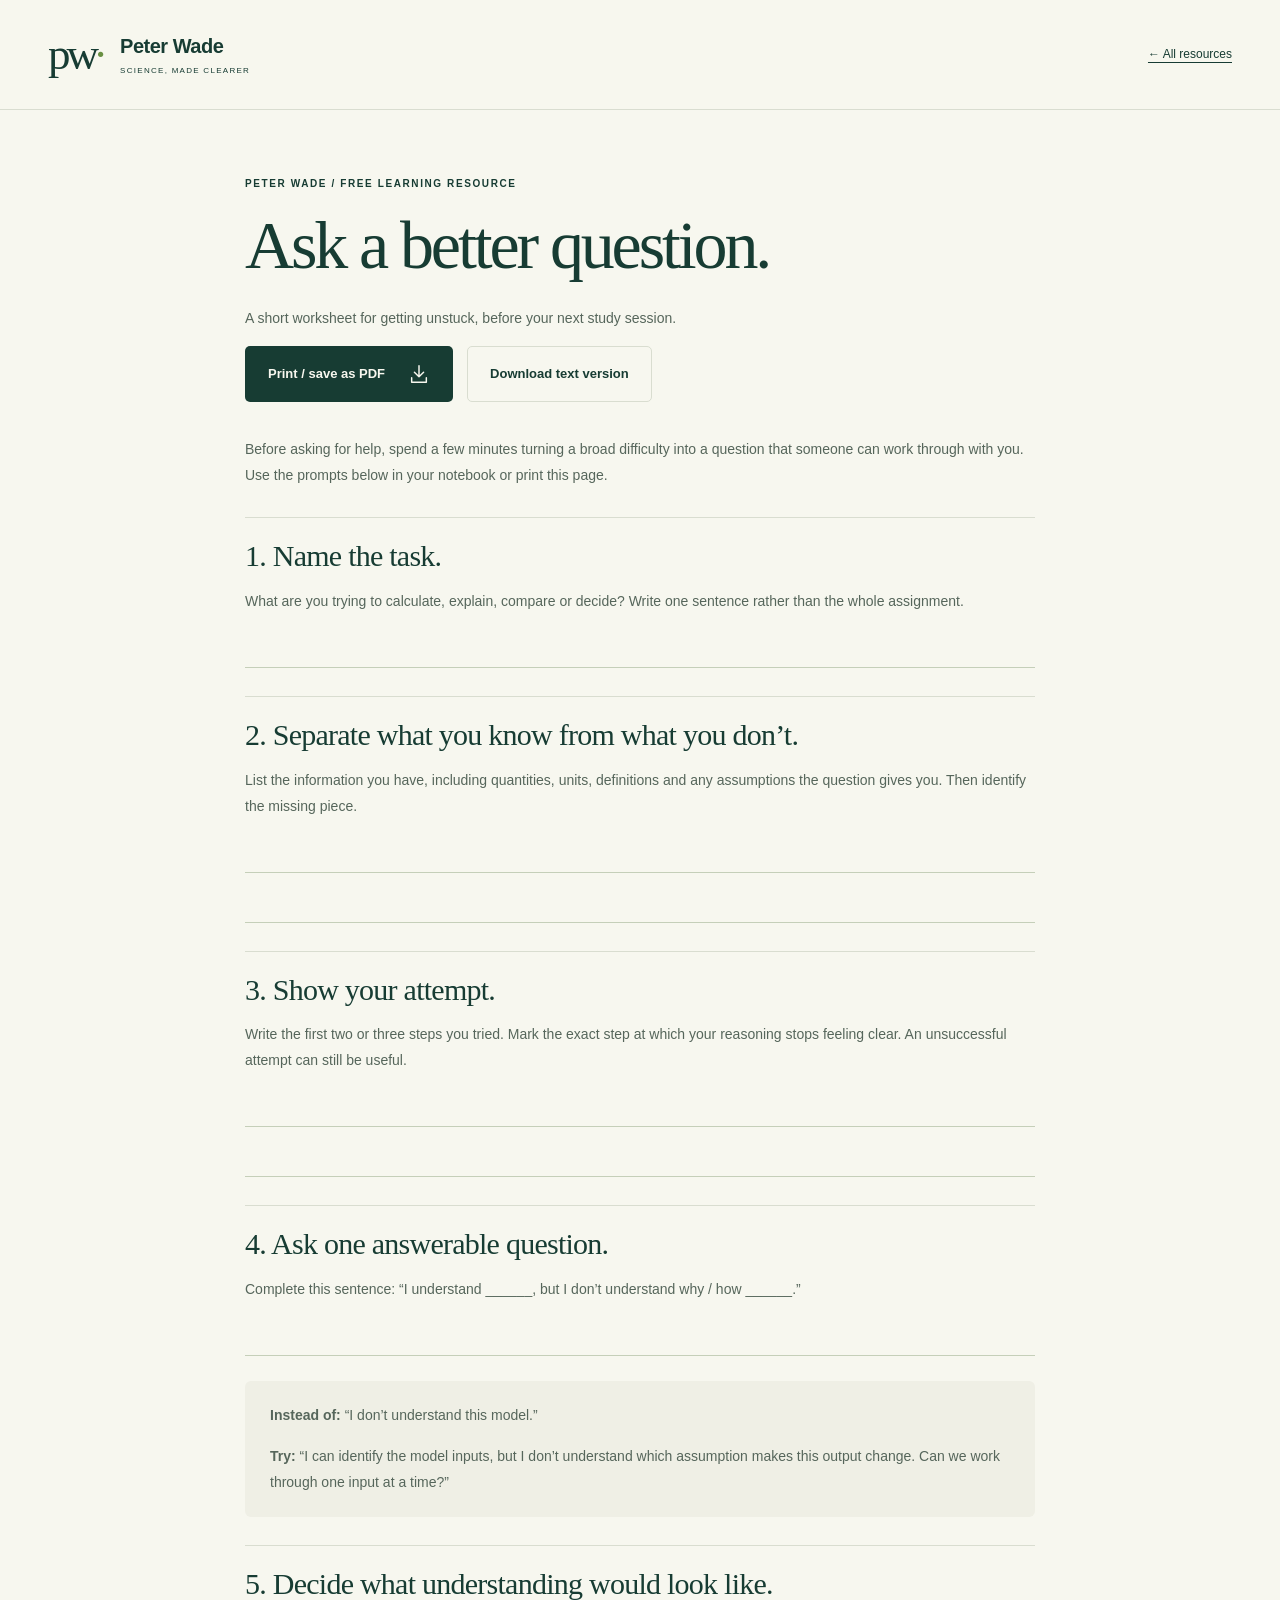
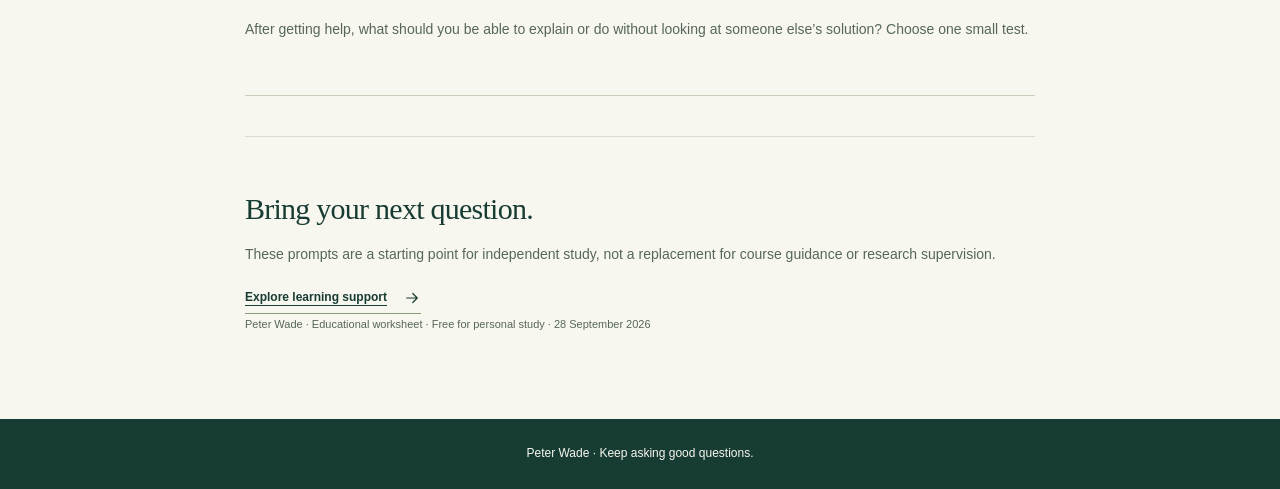
<file: site/resources/study-question.html>
<!doctype html><html lang="en-GB"><head><meta charset="utf-8"><meta http-equiv="Content-Security-Policy" content="default-src 'self'; script-src 'sha256-ZwNT0zxuXyxvvttE9nnhlr5XiwEr0ONOGfSAbPnyP4I=' 'sha256-9YUReUkn5ec75nWRlMYoUnqzE7wlZbbFCIGU+TsDaGM=' https://challenges.cloudflare.com; style-src 'sha256-gqODk80WyM+3K4CtICxsuxY5OXwcwDkdLELFj8MnjO8='; img-src 'self' data:; connect-src 'self' https://peter-wade-enquiries.tppricet.workers.dev https://challenges.cloudflare.com; frame-src https://challenges.cloudflare.com; object-src 'none'; base-uri 'self'; form-action 'self'"><meta name="viewport" content="width=device-width, initial-scale=1"><meta name="robots" content="index, follow"><meta name="description" content="A short worksheet for getting unstuck, before your next study session."><meta name="theme-color" content="#183c33"><meta property="og:type" content="website"><meta property="og:site_name" content="Peter Wade | Science, made clearer"><meta property="og:title" content="Ask a better question. | Peter Wade"><meta property="og:description" content="A short worksheet for getting unstuck, before your next study session."><meta property="og:locale" content="en_GB"><meta name="twitter:card" content="summary_large_image"><link rel="canonical" href="https://dr-peter-wade.github.io/resources/study-question.html"><meta property="og:url" content="https://dr-peter-wade.github.io/resources/study-question.html"><meta property="og:image" content="https://dr-peter-wade.github.io/assets/social-card.png"><meta property="og:image:type" content="image/png"><meta property="og:image:width" content="1200"><meta property="og:image:height" content="630"><meta property="og:image:alt" content="Dr Peter Wade, educational support. Make sense of the science."><meta name="twitter:image:alt" content="Dr Peter Wade, educational support. Make sense of the science."><script type="application/ld+json">{"@context":"https://schema.org","@graph":[{"@type":"WebSite","@id":"https://dr-peter-wade.github.io/#website","url":"https://dr-peter-wade.github.io/","name":"Peter Wade | Science, made clearer","inLanguage":"en-GB","publisher":{"@id":"https://www.geochemical.consulting/peter-wade#person"}},{"@type":"Person","@id":"https://www.geochemical.consulting/peter-wade#person","name":"Peter Wade","honorificPrefix":"Dr","givenName":"Peter","familyName":"Wade","jobTitle":"Geochemist and hydrogeochemical modeller","url":"https://www.geochemical.consulting/peter-wade","email":"peterwade.za@gmail.com","knowsAbout":["Hydrogeochemistry","Reactive transport","Enhanced rock weathering","Environmental geochemistry","PHREEQC","PHAST"],"worksFor":{"@id":"https://www.geochemical.consulting/#practice"},"alumniOf":[{"@type":"CollegeOrUniversity","name":"University of the Witwatersrand"},{"@type":"OrganizationRole","roleName":"Science Modelling Lead","startDate":"2022-02","endDate":"2026-09","alumniOf":{"@type":"Organization","name":"UNDO Carbon Limited"}},{"@type":"OrganizationRole","roleName":"Research Associate","startDate":"2017-02","endDate":"2022-01","alumniOf":{"@type":"Organization","name":"University of Sheffield"}}],"hasCredential":[{"@type":"EducationalOccupationalCredential","credentialCategory":"degree","name":"PhD in Molecular Dynamics Modelling","dateCreated":"1989","recognizedBy":{"@type":"CollegeOrUniversity","name":"University of the Witwatersrand"}},{"@type":"EducationalOccupationalCredential","credentialCategory":"degree","name":"MSc in Inorganic Chemical Modelling","dateCreated":"1986","recognizedBy":{"@type":"CollegeOrUniversity","name":"University of the Witwatersrand"}}],"sameAs":["https://www.linkedin.com/in/peter-w-wade","https://orcid.org/0000-0002-6197-7769","https://dr-peter-wade.github.io/"]},{"@type":"Organization","@id":"https://www.geochemical.consulting/#practice","name":"Wade Geochemical Consulting","url":"https://www.geochemical.consulting/","description":"Independent geochemical modelling, interpretation and technical advisory practice.","email":"peterwade.za@gmail.com","founder":{"@id":"https://www.geochemical.consulting/peter-wade#person"},"logo":"https://www.geochemical.consulting/assets/logo.png","image":"https://www.geochemical.consulting/assets/social-card.png","knowsAbout":["Hydrogeochemistry","Reactive transport","Enhanced rock weathering","Environmental geochemistry"]},{"@type":"WebPage","@id":"https://dr-peter-wade.github.io/resources/study-question.html#webpage","url":"https://dr-peter-wade.github.io/resources/study-question.html","name":"Ask a better question.","description":"A short worksheet for getting unstuck, before your next study session.","isPartOf":{"@id":"https://dr-peter-wade.github.io/#website"},"inLanguage":"en-GB","breadcrumb":{"@id":"https://dr-peter-wade.github.io/resources/study-question.html#breadcrumb"},"mainEntity":{"@type":"LearningResource","@id":"https://dr-peter-wade.github.io/resources/study-question.html#resource","name":"Ask a better question.","description":"A short worksheet for getting unstuck, before your next study session.","url":"https://dr-peter-wade.github.io/resources/study-question.html","learningResourceType":"Worksheet","author":{"@id":"https://www.geochemical.consulting/peter-wade#person"},"inLanguage":"en-GB","isAccessibleForFree":true,"dateModified":"2026-09-28","associatedMedia":{"@type":"MediaObject","contentUrl":"https://dr-peter-wade.github.io/resources/study-question.txt","encodingFormat":"text/plain"}},"about":{"@id":"https://www.geochemical.consulting/peter-wade#person"}},{"@type":"BreadcrumbList","@id":"https://dr-peter-wade.github.io/resources/study-question.html#breadcrumb","itemListElement":[{"@type":"ListItem","position":1,"name":"Peter Wade","item":"https://dr-peter-wade.github.io/"},{"@type":"ListItem","position":2,"name":"Ask a better question.","item":"https://dr-peter-wade.github.io/resources/study-question.html"}]}]}</script><title>Ask a better question. | Peter Wade</title><link rel="icon" href="../assets/favicon.svg" type="image/svg+xml"><link rel="apple-touch-icon" href="../apple-touch-icon.png"><style>:root{--ink:#173c33;--ink-deep:#122e27;--paper:#f7f7ef;--paper-dark:#efefe5;--accent:#e1eea9;--muted:#56665b;--line:#d9ddd0;--white:#fff;--serif:Georgia,'Times New Roman',serif;--sans:Inter,'Segoe UI',Arial,sans-serif;--radius:20px;--wrap:1200px}
*,*::before,*::after{box-sizing:border-box}html{scroll-behavior:smooth;scroll-padding-top:105px}body{margin:0;background:var(--paper);color:var(--ink);font-family:var(--sans);font-size:16px;line-height:1.65;-webkit-font-smoothing:antialiased}h1,h2,h3,h4,p{margin:0}h1,h2{font-family:var(--serif);font-weight:400;line-height:1.06;letter-spacing:-.046em}h1 em,h2 em{font-weight:400;color:#416a45}h2{font-size:clamp(38px,4.25vw,58px)}h3{line-height:1.3;letter-spacing:-.025em}h4{line-height:1.4}p{color:var(--muted)}a{color:inherit;text-decoration:none}button,input,textarea,select{font:inherit}button,a,input,textarea,select,summary{-webkit-tap-highlight-color:transparent}button{cursor:pointer}button:disabled{cursor:not-allowed}a:focus-visible,button:focus-visible,summary:focus-visible,input:focus-visible,textarea:focus-visible,select:focus-visible{outline:3px solid #6c812b;outline-offset:5px}a:hover{text-decoration:none}a:not(.button):not(.brand):not(.resource-card):not(.footer-brand):hover{color:#507636}img,svg{max-width:100%}img{display:block}fieldset{padding:0;border:0;margin:0;min-width:0}[hidden]{display:none!important}.wrap{width:min(var(--wrap),calc(100% - 96px));margin-inline:auto}.icon{width:22px;height:22px;flex:none;vertical-align:middle}.sr-only{position:absolute;width:1px;height:1px;padding:0;margin:-1px;overflow:hidden;clip:rect(0,0,0,0);white-space:nowrap;border:0}.skip-link{position:fixed;top:-100px;left:15px;z-index:100;background:var(--ink);color:var(--white);padding:12px 20px}.skip-link:focus{top:10px}.site-header{position:sticky;top:0;z-index:20;background:rgba(247,247,239,.97);border-bottom:1px solid var(--line)}.header-inner{display:flex;align-items:center;justify-content:space-between;gap:25px;height:100px}.brand{display:flex;align-items:center;gap:18px;flex-shrink:0}.brand-mark{font-family:var(--serif);font-size:45px;letter-spacing:-.09em;line-height:1}.brand-mark>span{color:#699042}.brand-name{font-size:20px;line-height:1.2;font-weight:600;letter-spacing:-.025em}.brand-name>span{display:block;font-size:8px;font-weight:500;letter-spacing:.16em;margin-top:8px}.primary-nav{display:flex;align-items:center;gap:30px;font-size:13px;font-weight:500}.nav-cta{border:1px solid var(--ink);padding:11px 18px;border-radius:5px;display:flex;gap:16px;align-items:center}.nav-cta .icon{width:18px;height:18px}.menu-toggle{display:none;border:1px solid var(--line);background:none;padding:8px 12px;border-radius:4px;color:var(--ink)}.eyebrow{font-size:10px;line-height:1.5;letter-spacing:.16em;font-weight:650;color:var(--ink);margin-bottom:24px}.hero{display:grid;grid-template-columns:1.13fr 1fr;gap:65px;padding-block:65px 64px;align-items:center}.hero .eyebrow{display:flex;align-items:center;gap:12px;margin-bottom:31px}.tiny-star{font-size:25px;line-height:1;font-weight:400}.hero h1{font-size:clamp(62px,6.65vw,91px);line-height:1.01;letter-spacing:-.052em}.hero-description{font-size:16px;max-width:450px;margin-top:29px;line-height:1.8}.hero-actions{display:flex;align-items:center;flex-wrap:wrap;gap:25px;margin-top:31px}.button{display:inline-flex;align-items:center;justify-content:center;gap:23px;padding:16px 22px;border-radius:5px;border:1px solid transparent;font-size:13px;line-height:1.4;font-weight:600;transition:background .18s,transform .18s;min-height:51px}.button:hover{transform:translateY(-2px)}.primary{color:var(--paper);background:var(--ink)}.primary:hover{background:#295643;color:var(--white)}.secondary{border-color:var(--line);background:transparent;color:var(--ink)}.secondary:hover{background:var(--paper-dark)}.quiet-link{font-size:13px;font-weight:500;display:inline-flex;align-items:center;gap:10px}.hero-footnote{font-size:11px;color:var(--muted);display:flex;gap:13px;align-items:center;margin-top:29px}.small-line{width:24px;height:1px;background:#7b8b75}.science-card{position:relative;background:var(--ink);border-radius:7px;color:var(--accent);height:509px;overflow:hidden}.science-top{position:absolute;top:27px;left:30px;right:30px;display:flex;align-items:center;justify-content:space-between;z-index:1;font-size:8px;line-height:1.7;letter-spacing:.2em}.science-top .icon{width:29px;height:29px}.clarity-art{position:absolute;width:105%;max-width:none;height:455px;object-fit:contain;left:-3%;top:38px}.science-sticker{position:absolute;left:25px;bottom:66px;background:var(--accent);color:var(--ink);padding:17px 22px;transform:rotate(-5deg);font-family:var(--serif);font-size:17px;line-height:1.35;box-shadow:0 6px 14px #0001}.science-sticker strong{font-weight:400;font-style:italic;font-size:23px}.science-bottom{position:absolute;bottom:0;left:0;right:0;height:47px;border-top:1px solid #ffffff24;display:flex;gap:20px;align-items:center;justify-content:center;font-size:8px;letter-spacing:.12em}.topic-strip{border-block:1px solid var(--line)}.topic-list{min-height:75px;display:flex;gap:35px;align-items:center;justify-content:space-between;font-size:14px;font-family:var(--serif);flex-wrap:wrap;padding-block:15px}.topic-list i{font-style:normal;color:#7d915b;font-size:17px}.section{padding-block:92px}.section-heading{display:flex;align-items:flex-end;justify-content:space-between;gap:40px;margin-bottom:45px}.section-heading>.eyebrow{margin-bottom:15px}.section-heading>p{max-width:360px;font-size:14px;line-height:1.8;padding-bottom:5px}.section-heading .eyebrow{margin-bottom:20px}.level-tabs{display:flex;gap:10px;flex-wrap:wrap;margin-bottom:21px}.level-tab{flex:1;white-space:nowrap;padding:13px 18px;background:transparent;border:1px solid var(--line);border-radius:5px;color:var(--muted);font-size:13px;font-weight:500;min-height:49px}.level-tab:hover{border-color:#7b8b75}.level-tab[aria-selected=true]{background:var(--ink);border-color:var(--ink);color:var(--paper)}.level-panel{background:var(--paper-dark);border-radius:7px;padding:42px 44px 22px;display:grid;grid-template-columns:1fr 1fr;gap:30px 60px;margin-top:15px}.section-number{font-size:9px;letter-spacing:.13em;color:var(--muted);font-weight:600}.panel-intro h3{font-family:var(--serif);font-size:33px;font-weight:400;line-height:1.17;margin-top:19px;max-width:360px}.panel-intro>p{font-size:14px;line-height:1.9;margin-top:18px}.level-caption{display:inline-block;font-size:10px;color:var(--muted);margin-top:23px}.support-point{display:flex;align-items:flex-start;gap:15px;margin-bottom:21px}.support-point>.icon{width:20px;height:20px;background:#dce7c2;border-radius:50%;padding:3px;margin-top:3px}.support-point h4{font-size:14px;font-weight:600}.support-point p{font-size:12px;line-height:1.7;margin-top:5px}.text-link{display:inline-flex;align-items:center;gap:16px;font-size:12px;font-weight:600;border-bottom:1px solid #8c9d76;padding-bottom:5px}.text-link>.icon{width:18px;height:18px}.panel-note{grid-column:1/-1;border-top:1px solid #d8dbce;padding-top:16px;font-size:10px;line-height:1.7}.subjects-section{background:#edf0e4}.subject-grid{display:grid;grid-template-columns:repeat(3,1fr);gap:18px}.subject-card{padding:27px 29px 31px;background:var(--paper);border:1px solid #dde2d1;border-radius:6px}.subject-icon{display:inline-grid;place-items:center;background:#e4ead5;border-radius:50%;width:44px;height:44px;margin-bottom:24px}.subject-icon .icon{width:24px;height:24px}.subject-card h3{font-family:var(--serif);font-size:23px;font-weight:400;margin-bottom:13px}.subject-card p{font-size:13px;line-height:1.85}.steps{display:grid;grid-template-columns:repeat(3,1fr);gap:43px;padding-top:3px}.step-number{display:block;width:42px;height:42px;border:1px solid #afbc96;border-radius:50%;text-align:center;line-height:41px;font-size:11px;margin-bottom:23px}.steps h3{font-family:var(--serif);font-weight:400;font-size:24px;margin-bottom:15px}.steps p{font-size:13px;line-height:1.9}.integrity-note{display:flex;align-items:center;gap:18px;padding:20px 26px;border:1px solid var(--line);border-radius:6px;margin-top:41px}.integrity-note>.icon{width:27px;height:27px}.integrity-note p{font-size:12px}.integrity-note strong{color:var(--ink);font-weight:600;margin-right:8px}.about-section{background:var(--ink);padding-block:78px;color:var(--paper)}.about-grid{display:grid;grid-template-columns:1fr 1fr;gap:90px}.about-section .eyebrow{color:#d1dcbb}.about-section h2{font-size:54px;line-height:1.08}.about-section h2 em{color:var(--accent)}.experience{display:flex;align-items:center;gap:27px;border-top:1px solid #ffffff2c;margin-top:38px;padding-top:28px}.experience>span{font-size:66px;font-family:var(--serif);line-height:1;color:var(--accent);letter-spacing:-.05em}.experience>span>span{font-size:36px;vertical-align:top}.experience p{color:#d3decc;font-size:12px;line-height:1.8}.experience-note{font-size:9px!important;line-height:1.6;color:#bfcebd!important;margin-top:15px}.name-label{font-size:10px;letter-spacing:.15em;color:var(--accent);font-weight:600}.about-copy>p{color:#c7d5c8;font-size:13px;line-height:1.85;margin-top:19px}.about-copy .large-copy{font-family:var(--serif);font-size:26px;line-height:1.4;color:var(--paper);letter-spacing:-.025em;margin-top:21px}.about-tags{display:flex;gap:7px;flex-wrap:wrap;margin-top:25px}.about-tags span{padding:5px 10px;border:1px solid #ffffff30;border-radius:30px;font-size:9px;color:#d8e1ca}.research-links{border-top:1px solid #ffffff2c;margin-top:26px;padding-top:16px}.research-links summary{display:flex;align-items:center;justify-content:space-between;cursor:pointer;font-size:11px;list-style:none}.research-links a{display:block;color:var(--accent);font-size:11px;margin-top:17px;line-height:1.6;text-decoration:underline;text-underline-offset:4px}.research-links p{color:#c7d5c8;font-size:10px;line-height:1.7;margin-top:16px}.resource-grid{display:grid;grid-template-columns:repeat(3,1fr);gap:18px}.resource-card{display:flex;flex-direction:column;border:1px solid var(--line);border-radius:6px;padding:25px 26px 23px;transition:transform .2s,background .2s}.resource-card:nth-child(2){background:#eef0e1}.resource-card:nth-child(3){background:#e6eadc}.resource-card:hover{background:#e5eccd;transform:translateY(-5px)}.resource-top{display:flex;justify-content:space-between;gap:10px;align-items:center;margin-bottom:35px}.resource-top>span{font-size:8px;letter-spacing:.11em;color:var(--muted);font-weight:600}.resource-top>.icon{width:18px;height:18px}.resource-card h3{font-size:29px;font-family:var(--serif);font-weight:400;margin-bottom:19px}.resource-card h4{font-size:13px;font-weight:500;line-height:1.6;margin-bottom:11px}.resource-card p{font-size:12px;line-height:1.8;margin-bottom:28px}.resource-bottom{display:flex;align-items:center;justify-content:space-between;gap:10px;border-top:1px solid #cfd5c4;padding-top:17px;font-size:10px;font-weight:600;margin-top:auto}.resource-bottom>.icon{width:17px;height:17px}.faq-section{border-top:1px solid var(--line);display:grid;grid-template-columns:.85fr 1.4fr;gap:70px;padding-top:76px}.faq-section>div>p:not(.eyebrow){font-size:13px;margin-top:23px}.faq-list details{border-bottom:1px solid var(--line)}.faq-list details:first-child{border-top:1px solid var(--line)}.faq-list summary{list-style:none;cursor:pointer;display:flex;align-items:center;justify-content:space-between;gap:25px;font-size:13px;font-weight:500;padding:23px 0;min-height:64px}.faq-list summary>.icon{width:19px;height:19px}summary::-webkit-details-marker{display:none}details[open]>summary>.icon{transform:rotate(45deg)}.faq-list details>p{padding:0 36px 23px 0;font-size:12px;line-height:1.9}.contact-section{background:#e3ebce;padding-block:80px}.contact-grid{display:grid;grid-template-columns:1fr 1.12fr;gap:75px}.contact-copy{padding-top:16px}.contact-copy h2{font-size:63px}.contact-copy>p:not(.eyebrow){margin-top:25px;max-width:370px;font-size:14px;line-height:1.9}.contact-note{display:flex;gap:16px;margin-top:34px;max-width:360px}.contact-note>span{width:40px;height:40px;flex:none;display:grid;place-items:center;border:1px solid #b0c298;border-radius:50%}.contact-note p{font-size:11px;line-height:1.9}.contact-copy .contact-status{border-top:1px solid #c0d0aa;padding-top:18px;font-size:10px!important;line-height:1.7!important}.direct-email{font-size:14px;display:inline-block;margin-top:15px;overflow-wrap:anywhere;text-decoration:underline}.contact-form-card{background:var(--paper);border-radius:7px;padding:31px}.form-row{display:grid;grid-template-columns:1fr 1fr;gap:16px}.field{margin-bottom:17px}.field label{display:block;font-size:10px;line-height:1.6;font-weight:600;margin-bottom:7px}.field input,.field select,.field textarea,.draft-panel textarea{width:100%;border:1px solid #cdd4c2;border-radius:4px;background:#fcfcf7;color:var(--ink);padding:11px 12px;font-size:12px;line-height:1.5;min-height:44px}.field select{padding-right:25px}.field textarea{resize:vertical;min-height:105px}input::placeholder,textarea::placeholder{color:#65745e;opacity:1}.checkbox-label{display:flex;align-items:flex-start;gap:10px;font-size:10px;line-height:1.7;margin-block:3px 20px;color:var(--muted)}.checkbox-label input{accent-color:var(--ink);width:16px;height:16px;flex:none;margin:1px 0 0}.form-submit{width:100%;justify-content:space-between}.form-footnote{font-size:9px;line-height:1.7;margin-top:13px;color:#606f56}.form-footnote a{text-decoration:underline;text-underline-offset:3px}.draft-panel{margin-top:25px;padding-top:24px;border-top:1px solid var(--line)}.draft-panel h3{font-size:23px;font-family:var(--serif);font-weight:400}.draft-panel p{font-size:11px;margin-top:12px;margin-bottom:13px}.draft-panel textarea{font-size:11px;resize:vertical}.draft-actions{display:flex;flex-wrap:wrap;gap:10px;margin-top:15px}.draft-actions .button{padding:12px 15px;font-size:11px;min-height:44px}.site-footer{background:var(--ink-deep);color:var(--paper);padding-block:40px}.footer-inner{display:flex;align-items:center;justify-content:space-between;gap:25px}.footer-brand{font-family:var(--serif);font-size:29px;line-height:1.2}.footer-brand span{display:block;font-family:var(--sans);font-size:9px;color:#c4d0ba;margin-top:10px;letter-spacing:.03em}.footer-links{display:flex;align-items:center;gap:28px;font-size:10px;color:#d1dac6}.footer-links small{font-size:9px}.notice{padding:18px;border:1px solid #b6c48e;border-radius:6px;margin-block:18px;font-size:13px;line-height:1.7}.article-header{padding-block:32px;position:static}.article-header .header-inner{height:auto}.back-link{font-size:12px;text-decoration:underline;text-underline-offset:4px}.article-main{width:min(790px,calc(100% - 64px));margin:65px auto 85px}.article-main h1{font-size:clamp(45px,6vw,68px);margin-bottom:25px}.article-lead{font-size:18px;line-height:1.7;margin-bottom:28px}.article-main h2{font-size:30px;margin-top:34px;margin-bottom:17px;letter-spacing:-.025em}.article-main h3{font-size:19px;margin-block:24px 11px}.article-main p,.article-main li{font-size:14px;line-height:1.85;margin-bottom:15px}.article-main ol,.article-main ul{padding-left:23px}.article-main li{padding-left:6px}.article-main a:not(.button){text-decoration:underline;text-underline-offset:4px}.article-main .eyebrow{font-size:10px}.article-actions{display:flex;flex-wrap:wrap;gap:14px;margin-bottom:35px}.worksheet-step{border-top:1px solid var(--line);padding-top:22px;margin-top:28px}.worksheet-step h2{margin-top:0}.writing-line{height:38px;border-bottom:1px solid #c5cfb9;margin-bottom:12px}.example-block{background:var(--paper-dark);padding:22px 25px;border-radius:6px;margin:25px 0}.example-block p:last-child{margin-bottom:0}.article-end{border-top:1px solid var(--line);margin-top:40px;padding-top:22px}.resource-footer{font-size:11px!important;color:var(--muted)}.footer-simple{background:var(--ink);color:var(--paper);padding:25px;text-align:center;font-size:12px}
@media(min-width:1450px){.hero h1{font-size:96px}.hero{gap:70px}.science-card{height:535px}.clarity-art{height:480px}}
@media(max-width:1100px){.wrap{width:calc(100% - 64px)}.primary-nav{gap:20px}.brand-name{font-size:18px}.hero{gap:35px;padding-block:50px}.hero h1{font-size:76px}.science-card{height:485px}.clarity-art{height:430px}.hero-actions{gap:17px}.hero-actions .button{padding:15px 17px;font-size:12px;gap:13px}.hero-description{font-size:14px}.topic-list{gap:15px;font-size:13px}.level-panel{padding:33px 32px 20px;gap:25px 35px}.about-grid{gap:50px}.contact-grid{gap:45px}.contact-copy h2{font-size:55px}.subject-card{padding:24px}.section{padding-block:75px}}
@media(max-width:900px){.header-inner{height:84px}.brand{gap:13px}.brand-name>span{font-size:7px}.primary-nav{gap:16px;font-size:11px}.nav-cta{padding:9px 12px;gap:8px}.hero{gap:30px}.hero h1{font-size:63px}.hero .eyebrow{font-size:8px;letter-spacing:.11em;gap:9px}.science-card{height:438px}.clarity-art{height:390px;top:26px}.science-sticker{font-size:14px;padding:14px 17px}.science-sticker strong{font-size:20px}.science-bottom{font-size:6px;gap:14px}.hero-actions{gap:17px;align-items:flex-start;flex-direction:column}.hero-footnote{font-size:9px;line-height:1.8}.section-heading>p{max-width:300px;font-size:12px}.level-tabs{gap:7px}.level-tab{padding-inline:11px;font-size:11px}.panel-intro h3{font-size:28px}.subject-card h3{font-size:21px}.subject-card p{font-size:12px}.about-section h2{font-size:45px}.about-copy .large-copy{font-size:23px}.experience{gap:18px}.experience>span{font-size:58px}.experience p{font-size:10px}.resource-card{padding:24px 20px}.resource-card h3{font-size:25px}.resource-top>span{font-size:7px}.faq-section{gap:40px}.contact-grid{gap:30px}.contact-form-card{padding:24px}.form-row{grid-template-columns:1fr;gap:0}.contact-copy h2{font-size:49px}}
@media(max-width:720px){html{scroll-padding-top:90px}.wrap{width:calc(100% - 40px)}.header-inner{height:78px}.brand-name{font-size:18px}.brand-mark{font-size:38px}.brand-name>span{font-size:7px;margin-top:6px}.menu-toggle{display:inline-flex;align-items:center;gap:12px;font-size:11px;min-height:40px}.primary-nav{display:none;position:absolute;top:78px;left:0;right:0;padding:15px 20px 22px;background:var(--paper);border-bottom:1px solid var(--line);box-shadow:0 10px 20px #1232;flex-direction:column;align-items:stretch;gap:0;font-size:14px}.primary-nav.open{display:flex}.primary-nav>a{padding:12px 10px}.primary-nav .nav-cta{margin-top:9px;justify-content:space-between}.hero{grid-template-columns:1fr;gap:34px;padding-block:42px 32px}.hero h1{font-size:clamp(56px,12vw,79px);line-height:1.02}.hero .eyebrow{font-size:8px;letter-spacing:.12em;margin-bottom:23px}.hero-description{font-size:14px;line-height:1.85;max-width:490px;margin-top:23px}.hero-actions{flex-direction:row;align-items:center;gap:23px;margin-top:24px}.hero-actions .button{font-size:12px;padding:15px 17px;gap:12px}.quiet-link{font-size:12px}.hero-footnote{font-size:10px;margin-top:23px}.science-card{height:380px;max-width:580px}.science-top{left:23px;right:23px;top:20px;font-size:7px}.clarity-art{height:344px;top:4px;left:0;width:100%}.science-sticker{bottom:66px;left:21px}.science-bottom{font-size:7px;height:44px;gap:30px}.topic-list{justify-content:center;gap:6px 19px;min-height:70px;font-size:11px;padding-block:15px}.topic-list i{font-size:11px}.topic-list i:nth-of-type(2){display:none}.section{padding-block:56px}.section-heading{display:block;margin-bottom:30px}.section-heading h2{font-size:43px}.section-heading .eyebrow{margin-bottom:17px}.section-heading>p{margin-top:22px;font-size:13px;max-width:500px}.section-heading>p br{display:none}.level-tabs{gap:7px}.level-tab{flex:1 1 auto;padding:11px 14px;font-size:11px;min-height:45px}.level-panel{grid-template-columns:1fr;padding:26px 23px 18px;gap:29px;margin-top:12px}.panel-intro h3{font-size:30px;margin-top:15px;max-width:100%}.panel-intro>p{font-size:13px;margin-top:16px}.level-caption{font-size:9px;margin-top:18px}.support-point{gap:12px;margin-bottom:20px}.support-point h4{font-size:13px}.support-point p{font-size:12px}.panel-note{font-size:10px;line-height:1.8;padding-top:18px}.subject-grid{grid-template-columns:1fr 1fr;gap:12px}.subject-card{padding:23px 18px}.subject-icon{width:37px;height:37px;margin-bottom:18px}.subject-icon .icon{width:21px;height:21px}.subject-card h3{font-size:22px}.subject-card p{font-size:12px;line-height:1.8}.steps{grid-template-columns:1fr;gap:27px}.steps article{position:relative;padding-left:61px;min-height:70px}.step-number{position:absolute;left:0;top:3px;width:36px;height:36px;line-height:35px;font-size:10px}.steps h3{font-size:24px;margin-bottom:9px}.steps p{font-size:12px;line-height:1.9}.integrity-note{align-items:flex-start;padding:19px 18px;margin-top:28px;gap:15px}.integrity-note p{font-size:11px;line-height:1.85}.integrity-note strong{display:block;margin-bottom:5px}.about-section{padding-block:54px}.about-grid{grid-template-columns:1fr;gap:37px}.about-section h2{font-size:44px}.experience{margin-top:29px;padding-top:22px;gap:25px}.experience>span{font-size:63px}.experience p{font-size:12px}.about-copy .large-copy{font-size:27px;line-height:1.4}.about-copy>p{font-size:13px}.about-tags span{font-size:10px}.research-links summary{font-size:12px}.research-links a{font-size:12px}.research-links p{font-size:10px}.resource-grid{grid-template-columns:1fr;gap:14px}.resource-card{padding:25px}.resource-top{margin-bottom:22px}.resource-top>span{font-size:9px}.resource-card h3{font-size:32px;margin-bottom:14px}.resource-card h4{font-size:14px}.resource-card p{font-size:13px;margin-bottom:23px}.resource-bottom{font-size:11px}.faq-section{grid-template-columns:1fr;gap:29px}.faq-list summary{font-size:13px;padding-block:21px}.faq-list details>p{font-size:12px}.contact-section{padding-block:52px}.contact-grid{grid-template-columns:1fr;gap:29px}.contact-copy{padding-top:0}.contact-copy h2{font-size:52px}.contact-copy>p:not(.eyebrow){max-width:100%;font-size:13px}.contact-note{max-width:100%;margin-top:24px}.contact-note p{font-size:11px}.contact-form-card{padding:24px 21px}.form-row{grid-template-columns:1fr 1fr;gap:12px}.field label{font-size:10px}.field input,.field select,.field textarea,.draft-panel textarea{font-size:16px;padding:10px}.field input::placeholder,.field textarea::placeholder{font-size:12px}.field select{font-size:13px;min-height:46px}.checkbox-label{font-size:11px}.form-footnote{font-size:10px}.footer-inner{align-items:flex-start;flex-direction:column;gap:27px}.footer-links{flex-wrap:wrap;gap:20px;font-size:10px}.footer-links small{font-size:9px}.site-footer{padding-block:32px}.article-header{padding-block:23px}.article-header .header-inner{height:auto}.article-main{width:calc(100% - 40px);margin-block:40px 55px}.article-main h1{font-size:48px}.article-main .article-lead{font-size:17px}.article-main p,.article-main li{font-size:14px}.article-main h2{font-size:27px}.article-actions{gap:10px}.article-actions .button{font-size:11px;padding:12px 16px}.back-link{font-size:11px}.article-header .brand-name>span{display:none}}
@media(max-width:380px){.wrap{width:calc(100% - 32px)}.hero h1{font-size:55px}.hero-actions{gap:17px}.hero-actions .button{font-size:11px;padding:14px 12px;gap:8px}.quiet-link{font-size:11px;gap:6px}.subject-grid{grid-template-columns:1fr}.form-row{grid-template-columns:1fr;gap:0}.science-bottom{gap:17px}.topic-list{gap:6px 10px}.level-tab{padding-inline:10px}.section-heading h2{font-size:39px}}
@media(prefers-reduced-motion:reduce){html{scroll-behavior:auto}*,*::before,*::after{transition:none!important;animation:none!important}.button:hover,.resource-card:hover{transform:none}}
@media print{body{background:white;color:black;font-size:11pt}.site-header,.site-footer,.footer-simple,.article-actions,.article-end,.back-link,.no-print{display:none!important}.article-main{width:100%;max-width:none;margin:0}.article-main h1{font-size:30pt}.article-main h2{font-size:16pt;break-after:avoid}.article-main h3{font-size:13pt}.article-main p,.article-main li{font-size:10pt;line-height:1.5;color:#222}.article-main a{color:black}.worksheet-step{break-inside:avoid;margin-top:17px;padding-top:13px}.writing-line{height:24px}.example-block{background:#f4f4f4;padding:15px}.article-lead{margin-bottom:15px}.resource-footer{margin-top:20px}.article-main .eyebrow{font-size:8pt}body:has(.hero)::before{content:attr(data-print-title);display:block;padding:20px;font-size:20pt}.hero,.section,.contact-section,.about-section{break-inside:avoid}.science-card,.level-tabs,.contact-form-card{display:none}.level-panel[hidden]{display:grid!important}.hero,.about-grid,.contact-grid,.faq-section{display:block}.wrap{width:95%}.section{padding-block:20px}.about-section,.contact-section{background:white;color:black}.about-copy>p,.about-copy .large-copy,.about-section .eyebrow{color:black}}
.offer-paths .subject-grid{align-items:stretch}.offer-card{display:flex;flex-direction:column;gap:13px}.offer-card .eyebrow{color:#416a45}.offer-card h3{font-family:var(--serif);font-size:clamp(23px,2.5vw,31px);font-weight:400}.offer-card .offer-boundary{font-size:13px}.offer-card .text-link{margin-top:auto;padding-top:10px}.offer-example{margin-top:25px}.offer-example a{text-decoration:underline;text-underline-offset:4px}@media(max-width:720px){.offer-paths .subject-grid{grid-template-columns:1fr}}</style></head><body><header class="site-header article-header"><div class="wrap header-inner"><a class="brand" href="../index.html"><span class="brand-mark" aria-hidden="true">pw<span>·</span></span><span class="brand-name">Peter Wade <span>SCIENCE, MADE CLEARER</span></span></a><a class="back-link" href="../index.html#resources">← All resources</a></div></header><main class="article-main" id="main"><p class="eyebrow">PETER WADE / FREE LEARNING RESOURCE</p><h1>Ask a better question.</h1><p class="article-lead">A short worksheet for getting unstuck, before your next study session.</p><div class="article-actions"><button class="button primary" type="button" data-print>Print / save as PDF <svg class="icon" viewBox="0 0 24 24" fill="none" stroke="currentColor" stroke-width="1.6" stroke-linecap="round" stroke-linejoin="round" aria-hidden="true"><path d="M12 3v12m-5-5 5 5 5-5M4 16v5h16v-5"/></svg></button><a class="button secondary" href="study-question.txt" download>Download text version</a></div><p>Before asking for help, spend a few minutes turning a broad difficulty into a question that someone can work through with you. Use the prompts below in your notebook or print this page.</p>
<section class="worksheet-step"><h2>1. Name the task.</h2><p>What are you trying to calculate, explain, compare or decide? Write one sentence rather than the whole assignment.</p><div class="writing-line"></div></section>
<section class="worksheet-step"><h2>2. Separate what you know from what you don’t.</h2><p>List the information you have, including quantities, units, definitions and any assumptions the question gives you. Then identify the missing piece.</p><div class="writing-line"></div><div class="writing-line"></div></section>
<section class="worksheet-step"><h2>3. Show your attempt.</h2><p>Write the first two or three steps you tried. Mark the exact step at which your reasoning stops feeling clear. An unsuccessful attempt can still be useful.</p><div class="writing-line"></div><div class="writing-line"></div></section>
<section class="worksheet-step"><h2>4. Ask one answerable question.</h2><p>Complete this sentence: “I understand ______, but I don’t understand why / how ______.”</p><div class="writing-line"></div></section>
<div class="example-block"><p><strong>Instead of:</strong> “I don’t understand this model.”</p><p><strong>Try:</strong> “I can identify the model inputs, but I don’t understand which assumption makes this output change. Can we work through one input at a time?”</p></div>
<section class="worksheet-step"><h2>5. Decide what understanding would look like.</h2><p>After getting help, what should you be able to explain or do without looking at someone else’s solution? Choose one small test.</p><div class="writing-line"></div></section><div class="article-end"><h2>Bring your next question.</h2><p>These prompts are a starting point for independent study, not a replacement for course guidance or research supervision.</p><a class="text-link" href="../index.html#support">Explore learning support <svg class="icon" viewBox="0 0 24 24" fill="none" stroke="currentColor" stroke-width="1.6" stroke-linecap="round" stroke-linejoin="round" aria-hidden="true"><path d="M5 12h14M13 6l6 6-6 6"/></svg></a></div><p class="resource-footer">Peter Wade · Educational worksheet · Free for personal study · 28 September 2026</p></main><footer class="footer-simple">Peter Wade · Keep asking good questions.</footer><script>window.PETER_WADE_SITE = Object.freeze({"contactEmail": "", "siteUrl": "https://dr-peter-wade.github.io/", "launchApproved": false, "enquiryEndpoint": "https://peter-wade-enquiries.tppricet.workers.dev/api/enquiry", "turnstileSiteKey": "0x4AAAAAAFXaj2lld7sP2DqK", "enquiryServiceEnabled": true, "messages": {"status_draft": "This enquiry tool prepares an email draft. Nothing is sent or stored by the website. Scope, fees and availability are agreed separately.", "status_send": "Prepare a draft, then review and send it after verification. Scope, fees and availability are agreed separately.", "send": "Send enquiry to Peter", "verification_unavailable": "Verification is unavailable. Your draft has not been sent.", "verification_required": "Complete the verification before sending.", "sending": "Sending your enquiry\u2026", "sent": "Your enquiry has been sent. Please allow time for a reply.", "not_confirmed": "Delivery was not confirmed. Please keep or copy your draft and try again later.", "subject": "Educational enquiry: {topic}", "draft_lines": ["Hello Peter,", "", "{message}", "", "My details:", "Name: {name}", "Email: {email}", "Learning stage: {level}", "Subject / topic: {topic}", "Enquiry made by an adult or parent/guardian.", "", "Thank you,", "{name}"], "ready_email": "Your draft is ready. It has not been sent. Open your email app to review it and send it to {email}. You can also copy the text below.", "ready_send": "Your draft is ready. Review it, complete verification and press Send. Nothing has been sent yet.", "ready_preview": "Preview only: Peter\u2019s contact address has not been connected. Nothing has been sent. You can copy this draft, but enquiries are not open through this preview.", "copied": "Draft copied. Nothing has been sent.", "selected": "Your draft is selected. Use Copy on your device, or press Ctrl+C / Command+C. Nothing has been sent."}});</script><script>(() => {
  'use strict';
  document.documentElement.classList.add('js');
  const config = window.PETER_WADE_SITE || {};
  // Visitor-facing text comes from shared_data via the generated site-config.js.
  const messages = config.messages || {};
  const fillIn = (template, values) => String(template || '').replace(/\{(\w+)\}/g, (match, key) => (key in values ? values[key] : match));
  const email = typeof config.contactEmail === 'string' ? config.contactEmail.trim() : '';
  const emailReady = /^[^\s@<>]+@[^\s@<>]+\.[^\s@<>]+$/.test(email) && !/[\r\n?#]/.test(email);
  const contactReady = config.launchApproved === true && emailReady;
  const sendReady = config.launchApproved === true && config.enquiryServiceEnabled === true &&
    typeof config.enquiryEndpoint === 'string' && config.enquiryEndpoint.startsWith('https://') &&
    typeof config.turnstileSiteKey === 'string' && Boolean(config.turnstileSiteKey);
  const ready = contactReady || sendReady;
  document.querySelectorAll('[data-year]').forEach(el => { el.textContent = String(new Date().getFullYear()); });

  const menu = document.querySelector('.menu-toggle');
  const nav = document.getElementById('primary-nav');
  if (menu && nav) {
    const closeMenu = () => { nav.classList.remove('open'); menu.setAttribute('aria-expanded', 'false'); };
    menu.addEventListener('click', () => { const open = menu.getAttribute('aria-expanded') !== 'true'; menu.setAttribute('aria-expanded', String(open)); nav.classList.toggle('open', open); });
    nav.querySelectorAll('a').forEach(a => a.addEventListener('click', closeMenu));
    document.addEventListener('keydown', e => { if (e.key === 'Escape' && nav.classList.contains('open')) { closeMenu(); menu.focus(); } });
    document.addEventListener('click', e => { if (!nav.contains(e.target) && !menu.contains(e.target)) closeMenu(); });
    window.matchMedia('(min-width: 721px)').addEventListener('change', closeMenu);
  }

  const tabs = [...document.querySelectorAll('.level-tab')];
  const tablist = document.querySelector('.level-tabs');
  if (tablist && tabs.length) {
    tablist.setAttribute('role', 'tablist');
    tabs.forEach(tab => { tab.setAttribute('role', 'tab'); const panel=document.getElementById(tab.getAttribute('aria-controls')); if(panel) {panel.setAttribute('role','tabpanel'); panel.tabIndex=0;} });
    const activate = (target, focus = false) => {
      tabs.forEach(tab => { const active=tab===target; tab.setAttribute('aria-selected',String(active)); tab.tabIndex=active?0:-1; const panel=document.getElementById(tab.getAttribute('aria-controls')); if(panel) panel.hidden=!active; });
      if(focus) target.focus();
    };
    tabs.forEach((tab,index) => {
      tab.addEventListener('click',()=>activate(tab));
      tab.addEventListener('keydown',e=>{
        let next;
        if(e.key==='ArrowRight')next=(index+1)%tabs.length;
        if(e.key==='ArrowLeft')next=(index-1+tabs.length)%tabs.length;
        if(e.key==='Home')next=0;
        if(e.key==='End')next=tabs.length-1;
        if(next!==undefined){e.preventDefault();activate(tabs[next],true);}
      });
    });
    activate(tabs.find(tab=>tab.dataset.level==='undergraduate') || tabs[0]);
    document.querySelectorAll('[data-offer-level]').forEach(link=>link.addEventListener('click',()=>{
      const target=tabs.find(tab=>tab.dataset.level===link.dataset.offerLevel);
      if(target)activate(target);
    }));
  }
  document.querySelectorAll('[data-select-level]').forEach(link=>link.addEventListener('click',()=>{const field=document.getElementById('enquiry-level');if(field)field.value=link.dataset.selectLevel;}));
  document.querySelectorAll('[data-print]').forEach(button=>button.addEventListener('click',()=>window.print()));
  document.querySelectorAll('[data-contact-email]').forEach(el=>{if(contactReady){el.textContent=email;el.href='mailto:'+email;}else{el.removeAttribute('href');}});
  document.querySelectorAll('[data-preview-only]').forEach(el=>{el.hidden=ready;});
  const status=document.getElementById('contact-status');
  const direct=document.getElementById('direct-email');
  if(ready){
    if(status)status.textContent=sendReady?messages.status_send:messages.status_draft;
    if(direct && contactReady){direct.textContent=email;direct.href='mailto:'+email;direct.hidden=false;}
  }

  const form=document.getElementById('enquiry-form');
  if(!form)return;
  const panel=document.getElementById('draft-panel');
  const draftText=document.getElementById('draft-text');
  const draftStatus=document.getElementById('draft-status');
  const emailLink=document.getElementById('open-email');
  let sendButton;
  let turnstileWidget;
  if(sendReady){
    const verification=document.createElement('div');
    verification.className='enquiry-verification';
    const challenge=document.createElement('div');
    verification.appendChild(challenge);
    sendButton=document.createElement('button');
    sendButton.type='button';
    sendButton.className='button primary';
    sendButton.textContent=messages.send;
    sendButton.hidden=true;
    verification.appendChild(sendButton);
    panel.appendChild(verification);
    const script=document.createElement('script');
    script.src='https://challenges.cloudflare.com/turnstile/v0/api.js?render=explicit';
    script.async=true;
    script.onload=()=>{turnstileWidget=window.turnstile.render(challenge,{sitekey:config.turnstileSiteKey,action:'enquiry'});};
    script.onerror=()=>{draftStatus.textContent=messages.verification_unavailable;};
    document.head.appendChild(script);
    sendButton.addEventListener('click',async()=>{
      const token=turnstileWidget===undefined?'':window.turnstile.getResponse(turnstileWidget);
      if(!token){draftStatus.textContent=messages.verification_required;return;}
      sendButton.disabled=true;
      draftStatus.textContent=messages.sending;
      try{
        const response=await fetch(config.enquiryEndpoint,{method:'POST',headers:{'content-type':'application/json'},body:JSON.stringify({site:'education',name:form.elements.namedItem('name').value,email:form.elements.namedItem('email').value,message:draftText.value,token,fax_organisation:''})});
        if(!response.ok)throw new Error('Delivery not confirmed');
        draftStatus.textContent=messages.sent;
      }catch(_error){
        draftStatus.textContent=messages.not_confirmed;
        sendButton.disabled=false;
        window.turnstile.reset(turnstileWidget);
      }
    });
  }
  // Keep disabled until our preventDefault handler is attached. With JavaScript disabled,
  // personal data cannot accidentally be submitted in the URL to a static host.
  form.addEventListener('submit',event=>{
    event.preventDefault();
    if(!form.reportValidity())return;
    const data=new FormData(form);
    const get=key=>String(data.get(key)||'').trim();
    const select=document.getElementById('enquiry-level');
    const label=select.options[select.selectedIndex].textContent;
    const values={name:get('name'),email:get('email'),level:label,topic:get('topic'),message:get('message')};
    const subject=fillIn(messages.subject,values).replace(/[\r\n]/g,' ');
    const text=(messages.draft_lines||[]).map(line=>fillIn(line,values)).join('\n');
    draftText.value=text;
    panel.hidden=false;
    if(contactReady){
      emailLink.href='mailto:'+email+'?subject='+encodeURIComponent(subject)+'&body='+encodeURIComponent(text);
      emailLink.hidden=false;
      draftStatus.textContent=fillIn(messages.ready_email,{email});
    }else if(sendReady){
      emailLink.removeAttribute('href');emailLink.hidden=true;
      draftStatus.textContent=messages.ready_send;
    }else{
      emailLink.removeAttribute('href');emailLink.hidden=true;
      draftStatus.textContent=messages.ready_preview;
    }
    if(sendButton){sendButton.hidden=false;sendButton.disabled=false;}
    panel.scrollIntoView({behavior:window.matchMedia('(prefers-reduced-motion: reduce)').matches?'auto':'smooth',block:'nearest'});
  });
  document.getElementById('enquiry-fields').disabled=false;
  document.getElementById('copy-draft').addEventListener('click',async()=>{
    try{
      if(!navigator.clipboard || !window.isSecureContext)throw new Error('Clipboard unavailable');
      await navigator.clipboard.writeText(draftText.value);
      draftStatus.textContent=messages.copied;
    }catch(_error){
      draftText.focus();draftText.select();draftText.setSelectionRange(0,draftText.value.length);
      draftStatus.textContent=messages.selected;
    }
  });
})();</script></body></html>
</file>
